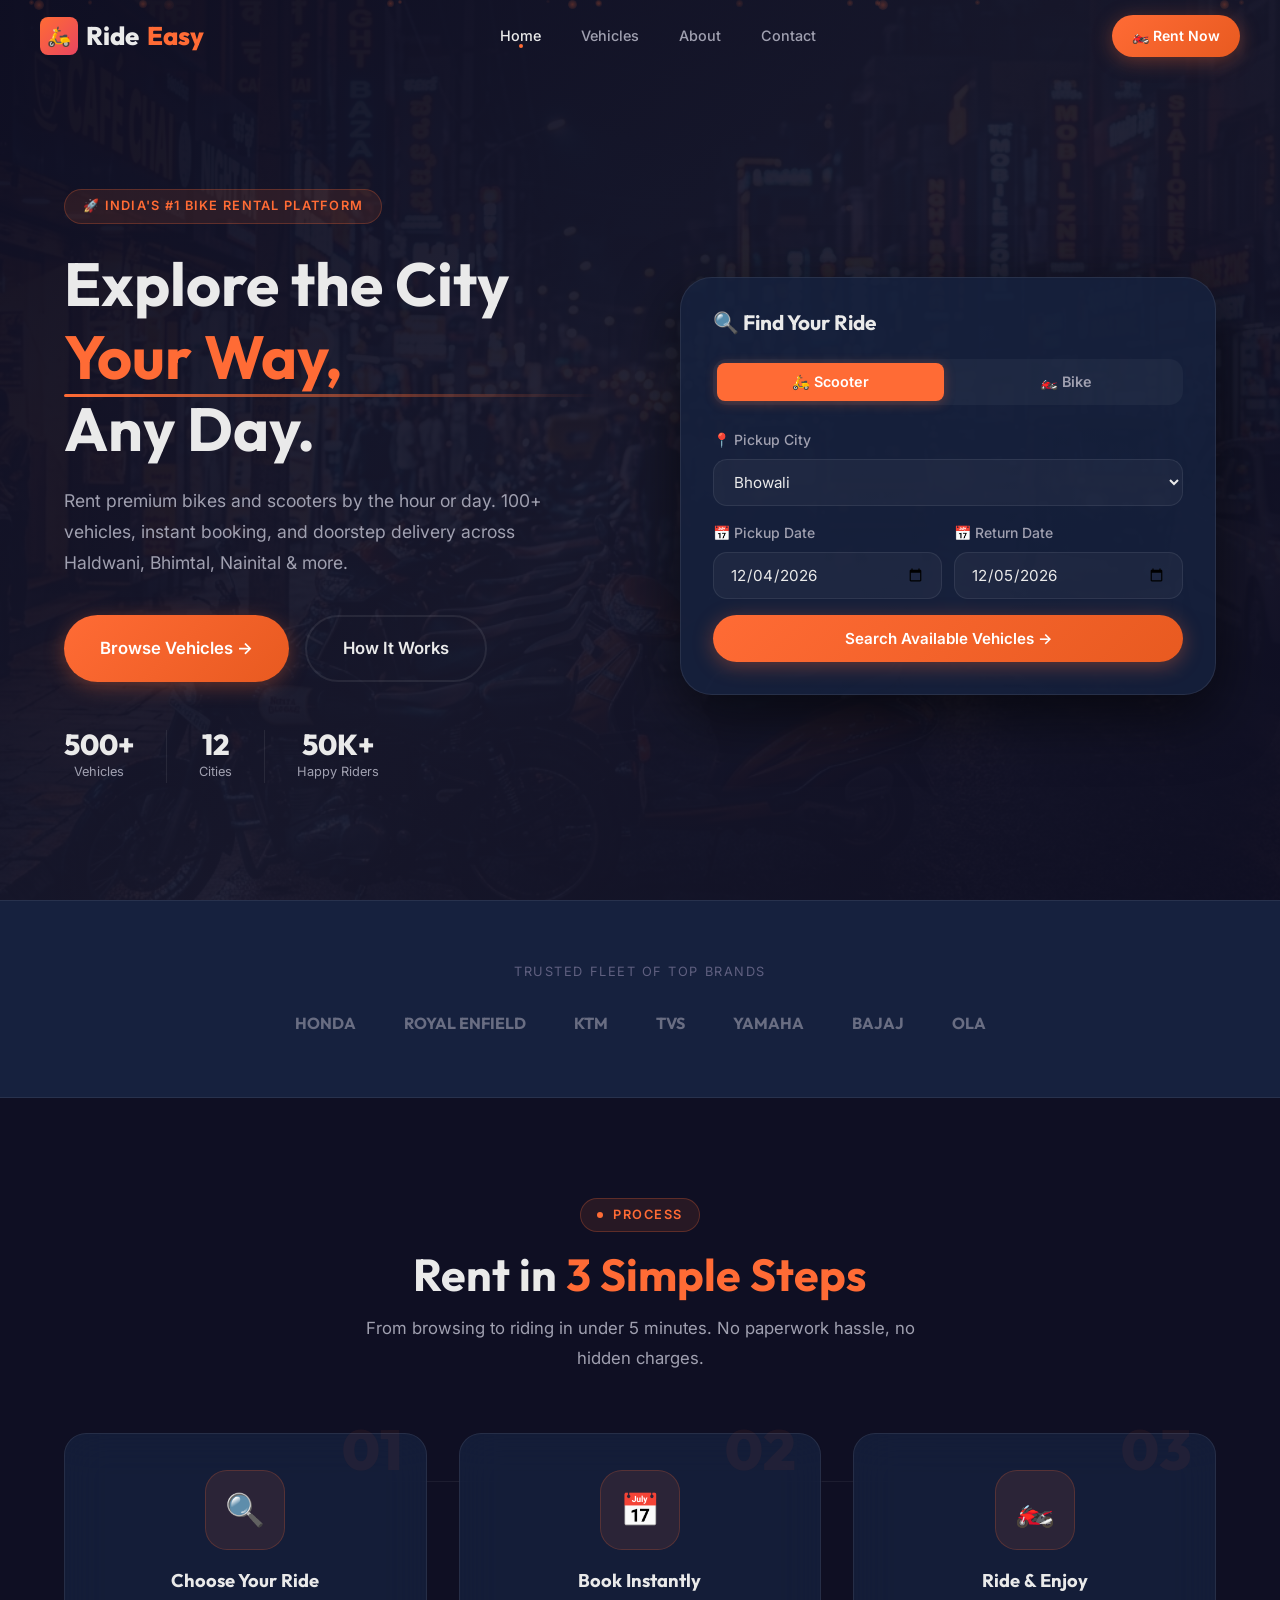
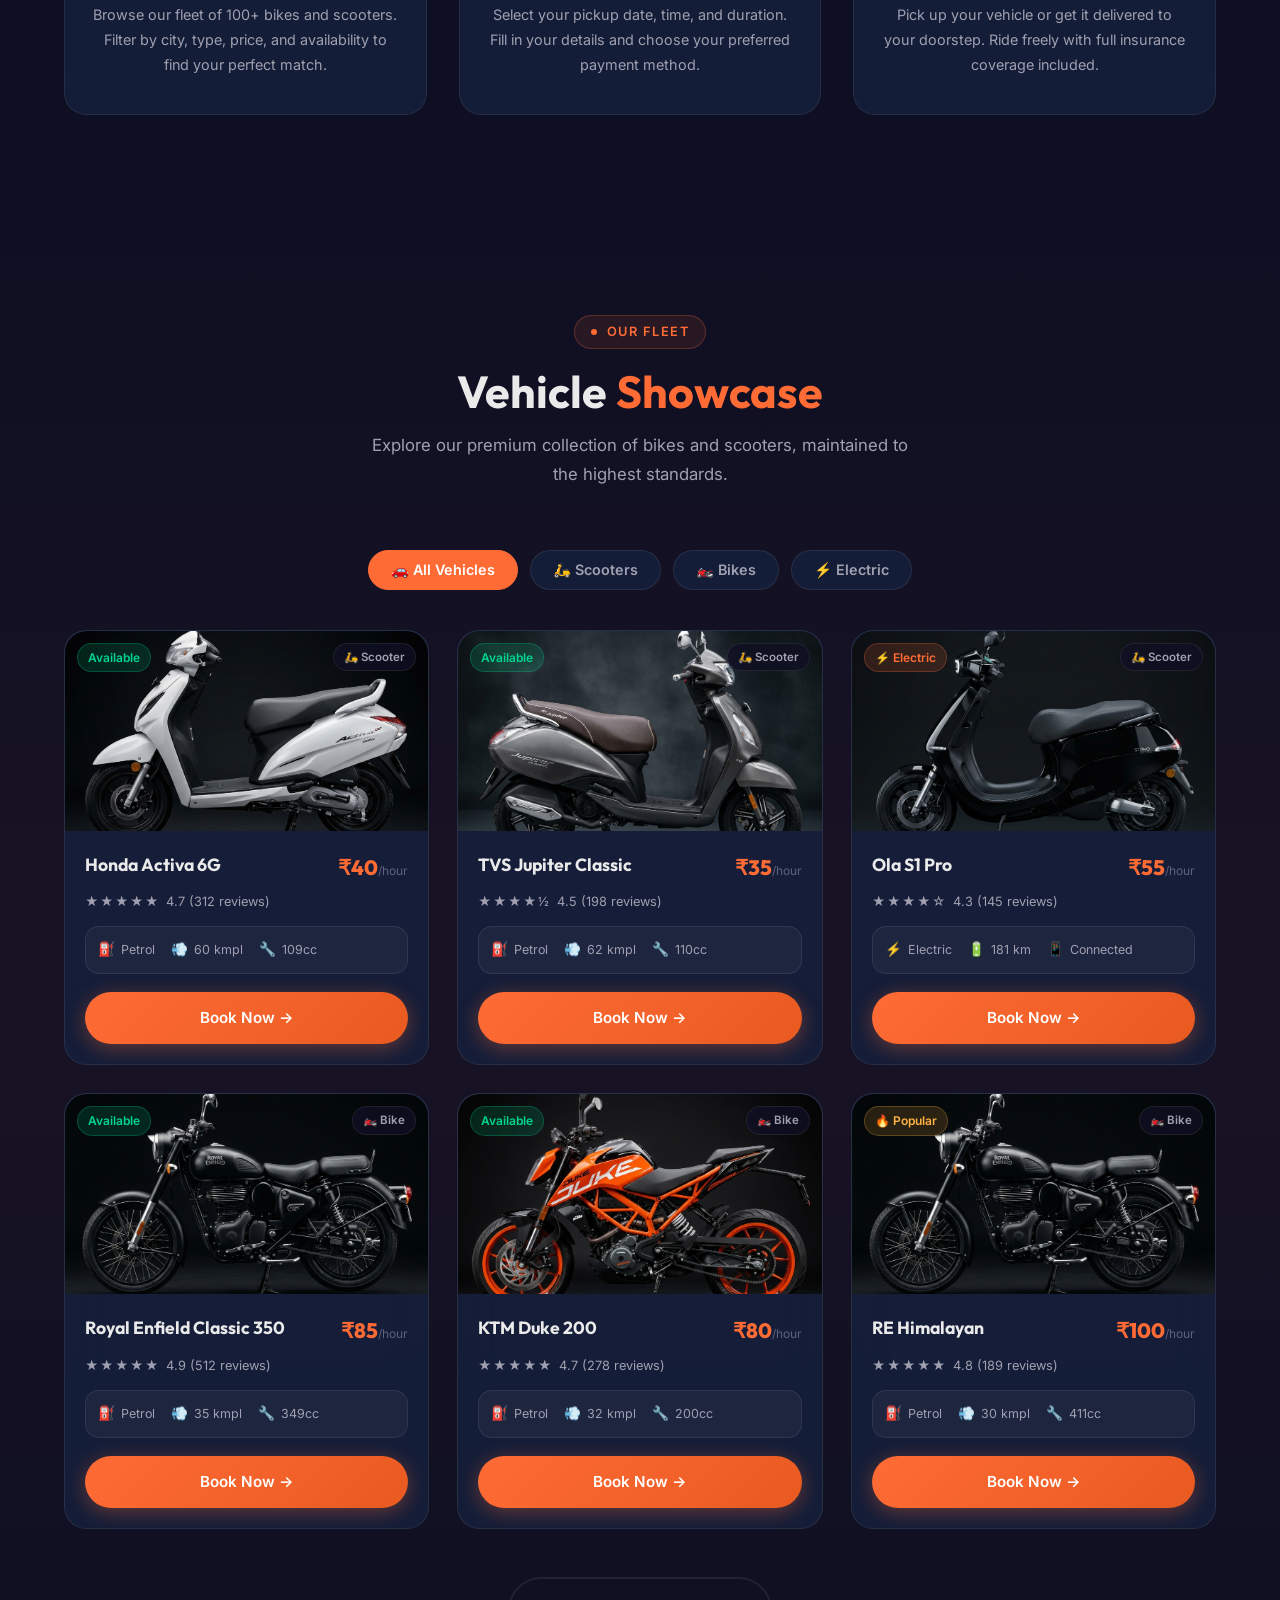
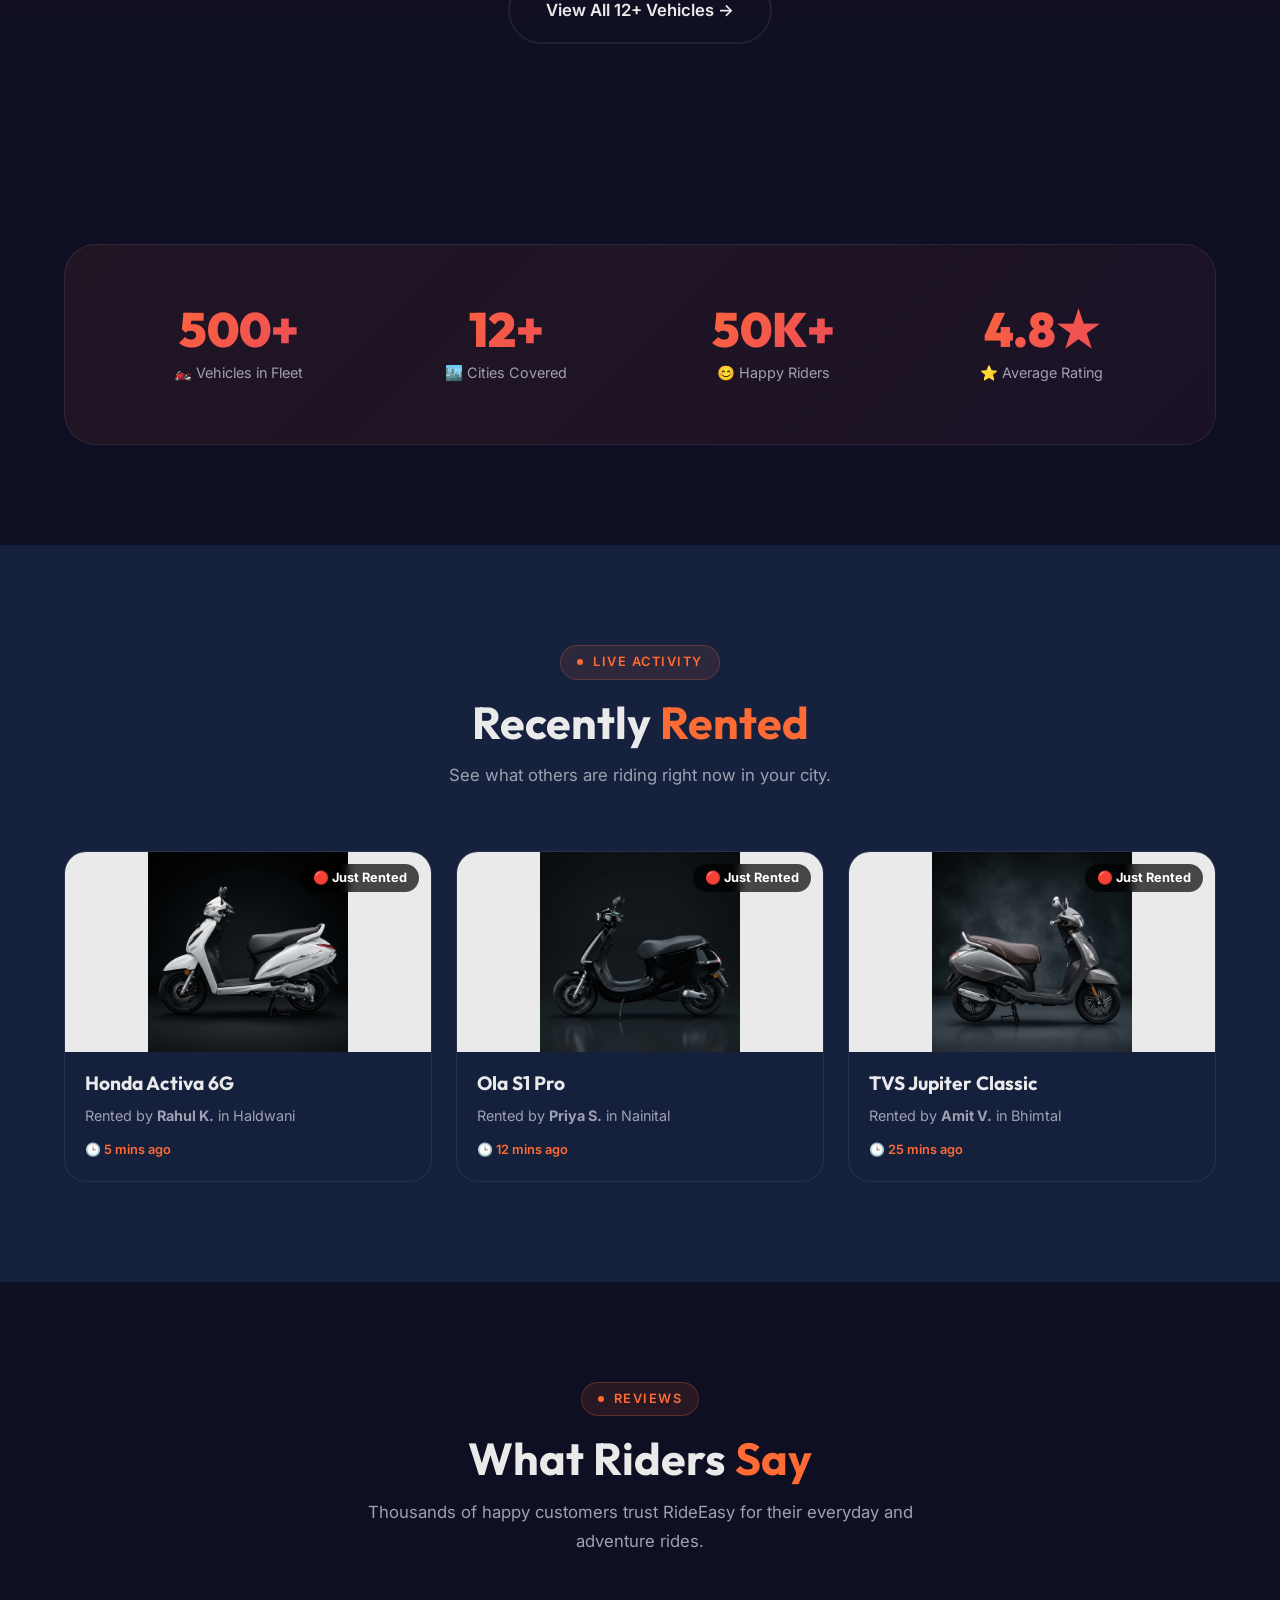
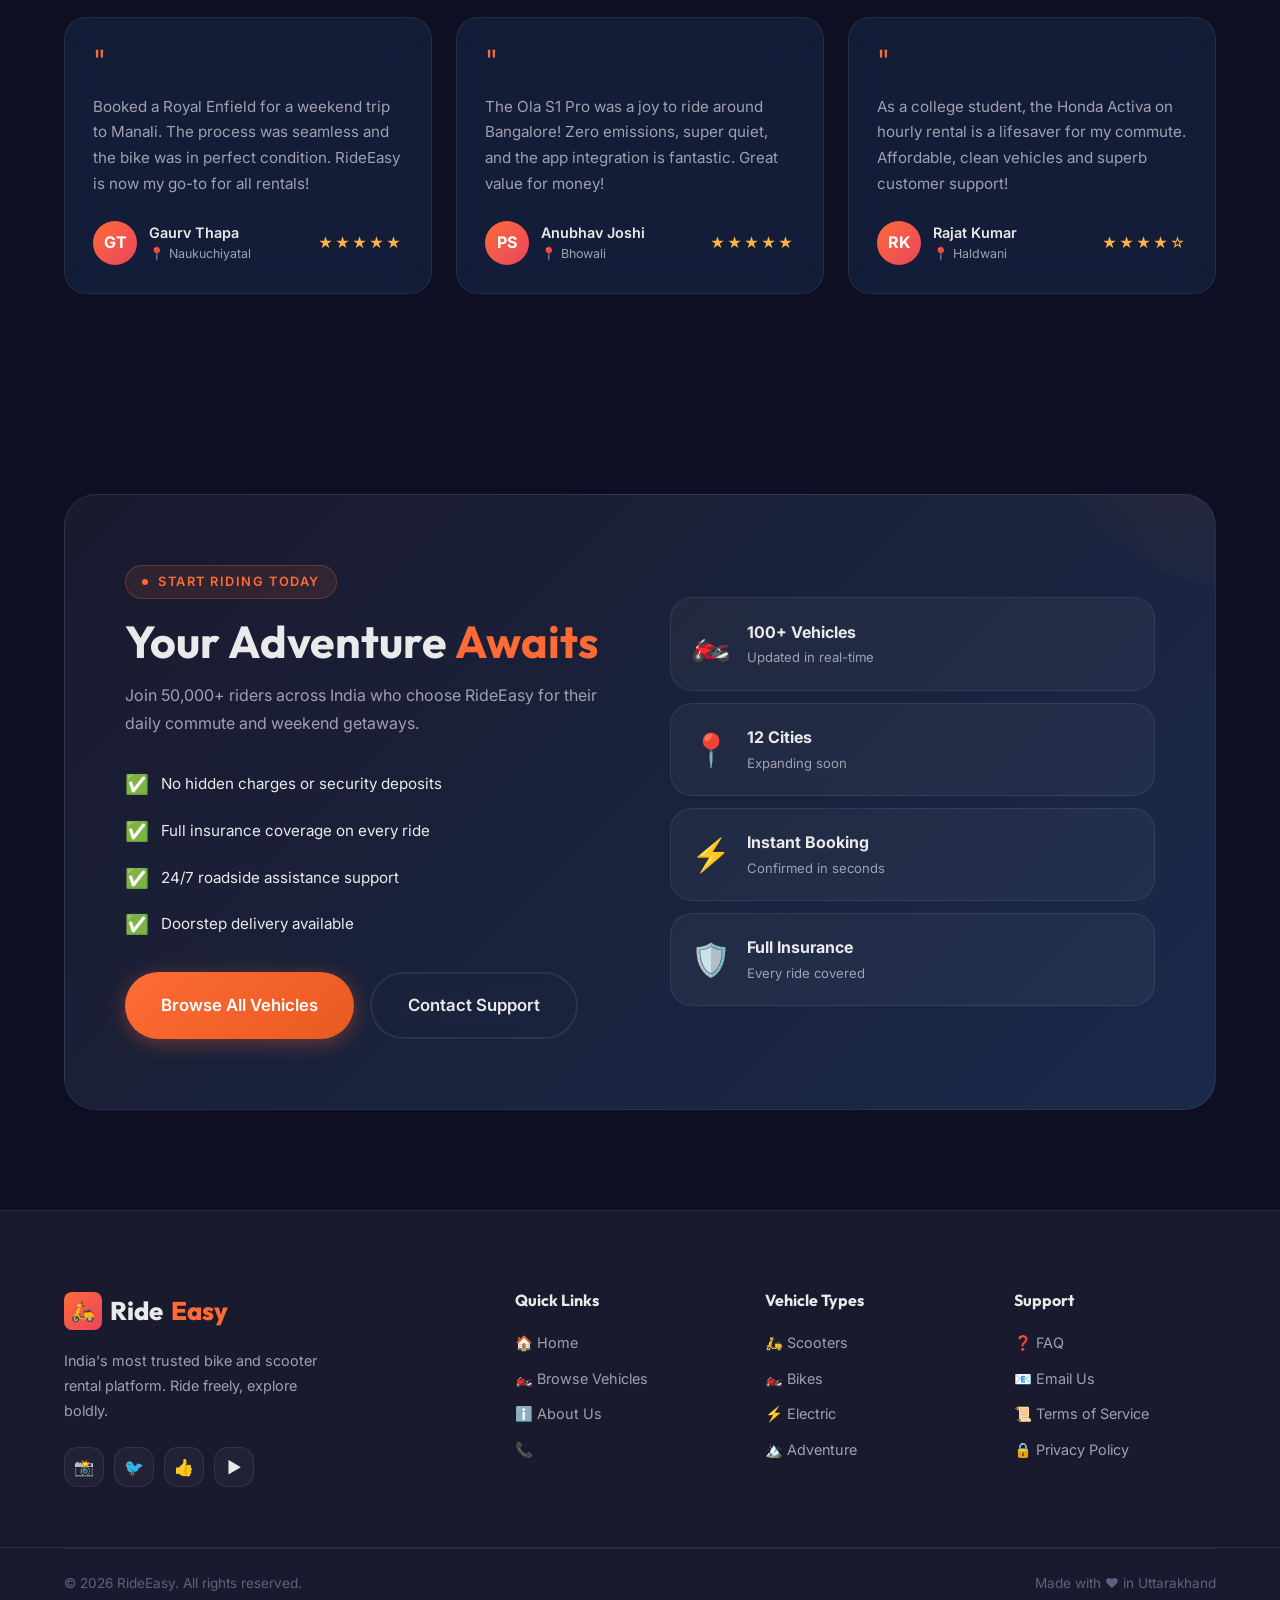
<file: index.html>
<!DOCTYPE html>
<html lang="en">

<head>
  <meta charset="UTF-8" />
  <meta name="viewport" content="width=device-width, initial-scale=1.0" />
  <title>RideEasy – Rent Bikes & Scooters Near You</title>
  <meta name="description"
    content="RideEasy lets you rent bikes and scooters across India. Browse 100+ vehicles, instant booking, affordable prices. Available in Delhi, Mumbai, Bangalore & more." />
  <link rel="stylesheet" href="css/style.css" />
  <link rel="stylesheet" href="css/home.css" />
</head>

<body>

  <!-- ═══ NAVBAR ═══ -->
  <nav id="navbar">
    <div class="nav-inner">
      <a href="index.html" class="nav-logo">
        <div class="logo-icon">🛵</div>
        Ride<span>Easy</span>
      </a>
      <ul class="nav-links">
        <li><a href="index.html" class="active">Home</a></li>
        <li><a href="vehicles.html">Vehicles</a></li>
        <li><a href="about.html">About</a></li>
        <li><a href="contact.html">Contact</a></li>
      </ul>
      <div class="nav-cta">
        <a href="vehicles.html" class="btn btn-primary btn-sm">🏍️ Rent Now</a>
      </div>
      <div class="hamburger" id="hamburger">
        <span></span><span></span><span></span>
      </div>
    </div>
  </nav>
  <nav class="mobile-nav" id="mobile-nav">
    <a href="index.html">🏠 Home</a>
    <a href="vehicles.html">🏍️ Vehicles</a>
    <a href="about.html">ℹ️ About</a>
    <a href="contact.html">📞 Contact</a>
    <a href="vehicles.html" class="btn btn-primary" style="text-align:center;margin-top:8px;">Rent Now</a>
  </nav>

  <!-- ═══ HERO ═══ -->
  <section class="hero">
    <div class="hero-bg">
      <img src="assets/images/hero_bg.png" alt="City streets at night" />
    </div>
    <div class="particles" id="particles"></div>
    <div class="hero-content">
      <div class="hero-text">
        <span class="eyebrow">🚀 India's #1 Bike Rental Platform</span>
        <h1>
          <span class="line">Explore the City</span>
          <span class="line highlight">Your Way,</span>
          <span class="line">Any Day.</span>
        </h1>
        <p class="hero-desc">Rent premium bikes and scooters by the hour or day. 100+ vehicles, instant booking, and
          doorstep delivery across Haldwani, Bhimtal, Nainital & more.</p>
        <div class="hero-cta">
          <a href="vehicles.html" class="btn btn-primary btn-lg">Browse Vehicles →</a>
          <a href="about.html" class="btn btn-outline btn-lg">How It Works</a>
        </div>
        <div class="hero-stats">
          <div class="hero-stat-item">
            <div class="hero-stat-value" data-count="500">500+</div>
            <div class="hero-stat-label">Vehicles</div>
          </div>
          <div class="hero-stat-divider"></div>
          <div class="hero-stat-item">
            <div class="hero-stat-value" data-count="12">12</div>
            <div class="hero-stat-label">Cities</div>
          </div>
          <div class="hero-stat-divider"></div>
          <div class="hero-stat-item">
            <div class="hero-stat-value" data-count="50000">50K+</div>
            <div class="hero-stat-label">Happy Riders</div>
          </div>
        </div>
      </div>

      <!-- Quick Search Card -->
      <div class="hero-visual">
        <div class="search-card">
          <h3>🔍 Find Your Ride</h3>
          <div class="vehicle-tabs">
            <button class="vehicle-tab active" data-tab="scooter">🛵 Scooter</button>
            <button class="vehicle-tab" data-tab="bike">🏍️ Bike</button>
          </div>
          <div class="search-form">
            <div class="form-group">
              <label class="form-label">📍 Pickup City</label>
              <select class="form-control" id="hero-city">
                <option>Bhowali</option>
                <option>Bhimtal</option>
                <option>Nainital</option>
                <option>Haldwani</option>
              </select>
            </div>
            <div class="form-row">
              <div class="form-group">
                <label class="form-label">📅 Pickup Date</label>
                <input type="date" class="form-control" id="hero-pickup" />
              </div>
              <div class="form-group">
                <label class="form-label">📅 Return Date</label>
                <input type="date" class="form-control" id="hero-return" />
              </div>
            </div>
            <button class="btn btn-primary" style="width:100%;justify-content:center;" onclick="searchVehicles()">
              Search Available Vehicles →
            </button>
          </div>
        </div>
      </div>
    </div>
  </section>

  <!-- ═══ BRAND LOGOS ═══ -->
  <section class="section-sm"
    style="border-top:1px solid var(--border); border-bottom:1px solid var(--border); background:var(--bg-2);">
    <div class="container">
      <p
        style="text-align:center; font-size:0.8rem; text-transform:uppercase; letter-spacing:0.12em; color:var(--text-faint); margin-bottom:28px;">
        Trusted fleet of top brands</p>
      <div style="display:flex; align-items:center; justify-content:center; gap:48px; flex-wrap:wrap;">
        <span
          style="font-size:1rem; font-weight:700; color:var(--text-muted); opacity:0.6; font-family:var(--font-head);">HONDA</span>
        <span
          style="font-size:1rem; font-weight:700; color:var(--text-muted); opacity:0.6; font-family:var(--font-head);">ROYAL
          ENFIELD</span>
        <span
          style="font-size:1rem; font-weight:700; color:var(--text-muted); opacity:0.6; font-family:var(--font-head);">KTM</span>
        <span
          style="font-size:1rem; font-weight:700; color:var(--text-muted); opacity:0.6; font-family:var(--font-head);">TVS</span>
        <span
          style="font-size:1rem; font-weight:700; color:var(--text-muted); opacity:0.6; font-family:var(--font-head);">YAMAHA</span>
        <span
          style="font-size:1rem; font-weight:700; color:var(--text-muted); opacity:0.6; font-family:var(--font-head);">BAJAJ</span>
        <span
          style="font-size:1rem; font-weight:700; color:var(--text-muted); opacity:0.6; font-family:var(--font-head);">OLA</span>
      </div>
    </div>
  </section>

  <!-- ═══ HOW IT WORKS ═══ -->
  <section class="section" id="how-it-works">
    <div class="container">
      <div class="section-header">
        <span class="section-label">Process</span>
        <h2 class="section-title">Rent in <span>3 Simple Steps</span></h2>
        <p class="section-subtitle">From browsing to riding in under 5 minutes. No paperwork hassle, no hidden charges.
        </p>
      </div>
      <div class="steps-grid">
        <div class="step-card glass-card fade-up">
          <div class="step-number">01</div>
          <div class="step-icon">🔍</div>
          <h4>Choose Your Ride</h4>
          <p>Browse our fleet of 100+ bikes and scooters. Filter by city, type, price, and availability to find your
            perfect match.</p>
        </div>
        <div class="step-card glass-card fade-up">
          <div class="step-number">02</div>
          <div class="step-icon">📅</div>
          <h4>Book Instantly</h4>
          <p>Select your pickup date, time, and duration. Fill in your details and choose your preferred payment method.
          </p>
        </div>
        <div class="step-card glass-card fade-up">
          <div class="step-number">03</div>
          <div class="step-icon">🏍️</div>
          <h4>Ride & Enjoy</h4>
          <p>Pick up your vehicle or get it delivered to your doorstep. Ride freely with full insurance coverage
            included.</p>
        </div>
      </div>
    </div>
  </section>

  <!-- ═══ VEHICLE GALLERY / SHOWCASE ═══ -->
  <section class="section"
    style="background: linear-gradient(180deg, transparent, rgba(255,107,53,0.04), transparent);">
    <div class="container">
      <div class="section-header">
        <span class="section-label">Our Fleet</span>
        <h2 class="section-title">Vehicle <span>Showcase</span></h2>
        <p class="section-subtitle">Explore our premium collection of bikes and scooters, maintained to the highest
          standards.</p>
      </div>

      <!-- Category Tabs -->
      <div style="display:flex; justify-content:center; gap:12px; margin-bottom:40px; flex-wrap:wrap;">
        <button class="showcase-tab active" data-show="all" onclick="filterShowcase(this,'all')">🚗 All
          Vehicles</button>
        <button class="showcase-tab" data-show="scooter" onclick="filterShowcase(this,'scooter')">🛵 Scooters</button>
        <button class="showcase-tab" data-show="bike" onclick="filterShowcase(this,'bike')">🏍️ Bikes</button>
        <button class="showcase-tab" data-show="electric" onclick="filterShowcase(this,'electric')">⚡ Electric</button>
      </div>

      <div class="vehicles-grid" id="showcase-grid">
        <!-- Scooter Cards -->
        <div class="vehicle-card glass-card fade-up" data-category="scooter">
          <div class="vehicle-card-img">
            <img src="assets/images/activa.png" alt="Honda Activa 6G" />
            <span class="vehicle-card-badge badge badge-success">Available</span>
            <span class="vehicle-card-type">🛵 Scooter</span>
          </div>
          <div class="vehicle-card-body">
            <div class="vehicle-card-header">
              <span class="vehicle-card-name">Honda Activa 6G</span>
              <div class="vehicle-card-price"><span class="amount">₹40</span><span class="per">/hour</span></div>
            </div>
            <div class="vehicle-card-rating">
              <span class="stars">★★★★★</span><span>4.7 (312 reviews)</span>
            </div>
            <div class="vehicle-specs">
              <div class="spec-item"><span class="spec-icon">⛽</span>Petrol</div>
              <div class="spec-item"><span class="spec-icon">💨</span>60 kmpl</div>
              <div class="spec-item"><span class="spec-icon">🔧</span>109cc</div>
            </div>
            <a href="vehicle-detail.html?id=1" class="btn btn-primary" style="width:100%;justify-content:center;">Book
              Now →</a>
          </div>
        </div>

        <div class="vehicle-card glass-card fade-up" data-category="scooter">
          <div class="vehicle-card-img">
            <img src="assets/images/jupiter.png" alt="TVS Jupiter Classic" />
            <span class="vehicle-card-badge badge badge-success">Available</span>
            <span class="vehicle-card-type">🛵 Scooter</span>
          </div>
          <div class="vehicle-card-body">
            <div class="vehicle-card-header">
              <span class="vehicle-card-name">TVS Jupiter Classic</span>
              <div class="vehicle-card-price"><span class="amount">₹35</span><span class="per">/hour</span></div>
            </div>
            <div class="vehicle-card-rating">
              <span class="stars">★★★★½</span><span>4.5 (198 reviews)</span>
            </div>
            <div class="vehicle-specs">
              <div class="spec-item"><span class="spec-icon">⛽</span>Petrol</div>
              <div class="spec-item"><span class="spec-icon">💨</span>62 kmpl</div>
              <div class="spec-item"><span class="spec-icon">🔧</span>110cc</div>
            </div>
            <a href="vehicle-detail.html?id=2" class="btn btn-primary" style="width:100%;justify-content:center;">Book
              Now →</a>
          </div>
        </div>

        <div class="vehicle-card glass-card fade-up" data-category="electric scooter">
          <div class="vehicle-card-img">
            <img src="assets/images/ola.png" alt="Ola S1 Pro" />
            <span class="vehicle-card-badge badge badge-primary">⚡ Electric</span>
            <span class="vehicle-card-type">🛵 Scooter</span>
          </div>
          <div class="vehicle-card-body">
            <div class="vehicle-card-header">
              <span class="vehicle-card-name">Ola S1 Pro</span>
              <div class="vehicle-card-price"><span class="amount">₹55</span><span class="per">/hour</span></div>
            </div>
            <div class="vehicle-card-rating">
              <span class="stars">★★★★☆</span><span>4.3 (145 reviews)</span>
            </div>
            <div class="vehicle-specs">
              <div class="spec-item"><span class="spec-icon">⚡</span>Electric</div>
              <div class="spec-item"><span class="spec-icon">🔋</span>181 km</div>
              <div class="spec-item"><span class="spec-icon">📱</span>Connected</div>
            </div>
            <a href="vehicle-detail.html?id=3" class="btn btn-primary" style="width:100%;justify-content:center;">Book
              Now →</a>
          </div>
        </div>

        <div class="vehicle-card glass-card fade-up" data-category="bike">
          <div class="vehicle-card-img">
            <img src="assets/images/royal_enfield.png" alt="Royal Enfield Classic 350" />
            <span class="vehicle-card-badge badge badge-success">Available</span>
            <span class="vehicle-card-type">🏍️ Bike</span>
          </div>
          <div class="vehicle-card-body">
            <div class="vehicle-card-header">
              <span class="vehicle-card-name">Royal Enfield Classic 350</span>
              <div class="vehicle-card-price"><span class="amount">₹85</span><span class="per">/hour</span></div>
            </div>
            <div class="vehicle-card-rating">
              <span class="stars">★★★★★</span><span>4.9 (512 reviews)</span>
            </div>
            <div class="vehicle-specs">
              <div class="spec-item"><span class="spec-icon">⛽</span>Petrol</div>
              <div class="spec-item"><span class="spec-icon">💨</span>35 kmpl</div>
              <div class="spec-item"><span class="spec-icon">🔧</span>349cc</div>
            </div>
            <a href="vehicle-detail.html?id=7" class="btn btn-primary" style="width:100%;justify-content:center;">Book
              Now →</a>
          </div>
        </div>

        <div class="vehicle-card glass-card fade-up" data-category="bike">
          <div class="vehicle-card-img">
            <img src="assets/images/ktm.png" alt="KTM Duke 200" />
            <span class="vehicle-card-badge badge badge-success">Available</span>
            <span class="vehicle-card-type">🏍️ Bike</span>
          </div>
          <div class="vehicle-card-body">
            <div class="vehicle-card-header">
              <span class="vehicle-card-name">KTM Duke 200</span>
              <div class="vehicle-card-price"><span class="amount">₹80</span><span class="per">/hour</span></div>
            </div>
            <div class="vehicle-card-rating">
              <span class="stars">★★★★★</span><span>4.7 (278 reviews)</span>
            </div>
            <div class="vehicle-specs">
              <div class="spec-item"><span class="spec-icon">⛽</span>Petrol</div>
              <div class="spec-item"><span class="spec-icon">💨</span>32 kmpl</div>
              <div class="spec-item"><span class="spec-icon">🔧</span>200cc</div>
            </div>
            <a href="vehicle-detail.html?id=8" class="btn btn-primary" style="width:100%;justify-content:center;">Book
              Now →</a>
          </div>
        </div>

        <div class="vehicle-card glass-card fade-up" data-category="bike">
          <div class="vehicle-card-img">
            <img src="assets/images/royal_enfield.png" alt="RE Himalayan" />
            <span class="vehicle-card-badge badge badge-warning">🔥 Popular</span>
            <span class="vehicle-card-type">🏍️ Bike</span>
          </div>
          <div class="vehicle-card-body">
            <div class="vehicle-card-header">
              <span class="vehicle-card-name">RE Himalayan</span>
              <div class="vehicle-card-price"><span class="amount">₹100</span><span class="per">/hour</span></div>
            </div>
            <div class="vehicle-card-rating">
              <span class="stars">★★★★★</span><span>4.8 (189 reviews)</span>
            </div>
            <div class="vehicle-specs">
              <div class="spec-item"><span class="spec-icon">⛽</span>Petrol</div>
              <div class="spec-item"><span class="spec-icon">💨</span>30 kmpl</div>
              <div class="spec-item"><span class="spec-icon">🔧</span>411cc</div>
            </div>
            <a href="vehicle-detail.html?id=12" class="btn btn-primary" style="width:100%;justify-content:center;">Book
              Now →</a>
          </div>
        </div>
      </div>

      <div style="text-align:center; margin-top:48px;">
        <a href="vehicles.html" class="btn btn-outline btn-lg">View All 12+ Vehicles →</a>
      </div>
    </div>
  </section>

  <!-- ═══ STATS ═══ -->
  <section class="section">
    <div class="container">
      <div class="stats-section">
        <div class="stats-grid">
          <div class="stat-item fade-up">
            <div class="stat-value" id="stat-vehicles">500+</div>
            <div class="stat-label">🏍️ Vehicles in Fleet</div>
          </div>
          <div class="stat-item fade-up">
            <div class="stat-value" id="stat-cities">12+</div>
            <div class="stat-label">🏙️ Cities Covered</div>
          </div>
          <div class="stat-item fade-up">
            <div class="stat-value" id="stat-riders">50K+</div>
            <div class="stat-label">😊 Happy Riders</div>
          </div>
          <div class="stat-item fade-up">
            <div class="stat-value" id="stat-rating">4.8★</div>
            <div class="stat-label">⭐ Average Rating</div>
          </div>
        </div>
      </div>
    </div>
  </section>

  <!-- ═══ RECENTLY RENTED ═══ -->
  <section class="section" style="background:var(--bg-2);">
    <div class="container">
      <div class="section-header">
        <span class="section-label">Live Activity</span>
        <h2 class="section-title">Recently <span>Rented</span></h2>
        <p class="section-subtitle">See what others are riding right now in your city.</p>
      </div>
      <div class="rented-grid"
        style="display:grid; grid-template-columns:repeat(auto-fit, minmax(280px, 1fr)); gap:24px;">

        <!-- Rented Item 1 -->
        <div class="rented-card glass-card fade-up"
          style="position:relative; overflow:hidden; padding:0; border-radius:var(--radius-lg);">
          <img src="assets/images/activa.png" alt="Rented Scooter"
            style="width:100%; height:200px; object-fit:contain; background:#eaeaea;" />
          <div
            style="position:absolute; top:12px; right:12px; background:rgba(0,0,0,0.7); color:#fff; padding:4px 12px; border-radius:20px; font-size:0.8rem; font-weight:bold; backdrop-filter:blur(4px);">
            🔴 Just Rented
          </div>
          <div style="padding:20px;">
            <h4 style="margin-bottom:8px;">Honda Activa 6G</h4>
            <p style="font-size:0.9rem; color:var(--text-muted); margin-bottom:12px;">Rented by <strong>Rahul
                K.</strong> in Haldwani</p>
            <div style="font-size:0.8rem; color:var(--primary); font-weight:600;">🕒 5 mins ago</div>
          </div>
        </div>

        <!-- Rented Item 2 -->
        <div class="rented-card glass-card fade-up"
          style="position:relative; overflow:hidden; padding:0; border-radius:var(--radius-lg);">
          <img src="assets/images/ola.png" alt="Rented Electric Scooter"
            style="width:100%; height:200px; object-fit:contain; background:#eaeaea;" />
          <div
            style="position:absolute; top:12px; right:12px; background:rgba(0,0,0,0.7); color:#fff; padding:4px 12px; border-radius:20px; font-size:0.8rem; font-weight:bold; backdrop-filter:blur(4px);">
            🔴 Just Rented
          </div>
          <div style="padding:20px;">
            <h4 style="margin-bottom:8px;">Ola S1 Pro</h4>
            <p style="font-size:0.9rem; color:var(--text-muted); margin-bottom:12px;">Rented by <strong>Priya
                S.</strong> in Nainital</p>
            <div style="font-size:0.8rem; color:var(--primary); font-weight:600;">🕒 12 mins ago</div>
          </div>
        </div>

        <!-- Rented Item 3 -->
        <div class="rented-card glass-card fade-up"
          style="position:relative; overflow:hidden; padding:0; border-radius:var(--radius-lg);">
          <img src="assets/images/jupiter.png" alt="Rented Scooter"
            style="width:100%; height:200px; object-fit:contain; background:#eaeaea;" />
          <div
            style="position:absolute; top:12px; right:12px; background:rgba(0,0,0,0.7); color:#fff; padding:4px 12px; border-radius:20px; font-size:0.8rem; font-weight:bold; backdrop-filter:blur(4px);">
            🔴 Just Rented
          </div>
          <div style="padding:20px;">
            <h4 style="margin-bottom:8px;">TVS Jupiter Classic</h4>
            <p style="font-size:0.9rem; color:var(--text-muted); margin-bottom:12px;">Rented by <strong>Amit V.</strong>
              in Bhimtal</p>
            <div style="font-size:0.8rem; color:var(--primary); font-weight:600;">🕒 25 mins ago</div>
          </div>
        </div>

      </div>
    </div>
  </section>

  <!-- ═══ TESTIMONIALS ═══ -->
  <section class="section">
    <div class="container">
      <div class="section-header">
        <span class="section-label">Reviews</span>
        <h2 class="section-title">What Riders <span>Say</span></h2>
        <p class="section-subtitle">Thousands of happy customers trust RideEasy for their everyday and adventure rides.
        </p>
      </div>
      <div class="testimonials-track">
        <div class="testimonial-card glass-card fade-up">
          <div class="testimonial-quote">"</div>
          <p class="testimonial-text">Booked a Royal Enfield for a weekend trip to Manali. The process was seamless and
            the bike was in perfect condition. RideEasy is now my go-to for all rentals!</p>
          <div class="testimonial-author">
            <div class="author-avatar">GT</div>
            <div>
              <div class="author-name">Gaurv Thapa</div>
              <div class="author-city">📍 Naukuchiyatal </div>
            </div>
            <div class="stars" style="margin-left:auto;">★★★★★</div>
          </div>
        </div>
        <div class="testimonial-card glass-card fade-up">
          <div class="testimonial-quote">"</div>
          <p class="testimonial-text">The Ola S1 Pro was a joy to ride around Bangalore! Zero emissions, super quiet,
            and the app integration is fantastic. Great value for money!</p>
          <div class="testimonial-author">
            <div class="author-avatar">PS</div>
            <div>
              <div class="author-name">Anubhav Joshi</div>
              <div class="author-city">📍 Bhowali</div>
            </div>
            <div class="stars" style="margin-left:auto;">★★★★★</div>
          </div>
        </div>
        <div class="testimonial-card glass-card fade-up">
          <div class="testimonial-quote">"</div>
          <p class="testimonial-text">As a college student, the Honda Activa on hourly rental is a lifesaver for my
            commute. Affordable, clean vehicles and superb customer support!</p>
          <div class="testimonial-author">
            <div class="author-avatar">RK</div>
            <div>
              <div class="author-name">Rajat Kumar</div>
              <div class="author-city">📍 Haldwani</div>
            </div>
            <div class="stars" style="margin-left:auto;">★★★★☆</div>
          </div>
        </div>
      </div>
    </div>
  </section>

  <!-- ═══ CTA SECTION ═══ -->
  <section class="section">
    <div class="container">
      <div class="cta-section fade-up">
        <div>
          <span class="section-label">Start Riding Today</span>
          <h2 class="section-title">Your Adventure <span>Awaits</span></h2>
          <p style="color:var(--text-muted); margin-bottom:12px;">Join 50,000+ riders across India who choose RideEasy
            for their daily commute and weekend getaways.</p>
          <div class="cta-features">
            <div class="cta-feature"><span class="cta-feature-icon">✅</span> No hidden charges or security deposits
            </div>
            <div class="cta-feature"><span class="cta-feature-icon">✅</span> Full insurance coverage on every ride</div>
            <div class="cta-feature"><span class="cta-feature-icon">✅</span> 24/7 roadside assistance support</div>
            <div class="cta-feature"><span class="cta-feature-icon">✅</span> Doorstep delivery available</div>
          </div>
          <div style="margin-top:32px; display:flex; gap:16px; flex-wrap:wrap;">
            <a href="vehicles.html" class="btn btn-primary btn-lg">Browse All Vehicles</a>
            <a href="contact.html" class="btn btn-outline btn-lg">Contact Support</a>
          </div>
        </div>
        <div class="cta-visual">
          <div class="app-card"><span class="app-icon">🏍️</span>
            <div>
              <div style="font-weight:700; margin-bottom:2px;">100+ Vehicles</div>
              <div style="font-size:0.82rem; color:var(--text-muted);">Updated in real-time</div>
            </div>
          </div>
          <div class="app-card"><span class="app-icon">📍</span>
            <div>
              <div style="font-weight:700; margin-bottom:2px;">12 Cities</div>
              <div style="font-size:0.82rem; color:var(--text-muted);">Expanding soon</div>
            </div>
          </div>
          <div class="app-card"><span class="app-icon">⚡</span>
            <div>
              <div style="font-weight:700; margin-bottom:2px;">Instant Booking</div>
              <div style="font-size:0.82rem; color:var(--text-muted);">Confirmed in seconds</div>
            </div>
          </div>
          <div class="app-card"><span class="app-icon">🛡️</span>
            <div>
              <div style="font-weight:700; margin-bottom:2px;">Full Insurance</div>
              <div style="font-size:0.82rem; color:var(--text-muted);">Every ride covered</div>
            </div>
          </div>
        </div>
      </div>
    </div>
  </section>

  <!-- ═══ FOOTER ═══ -->
  <footer id="footer">
    <div class="container">
      <div class="footer-grid">
        <div class="footer-brand">
          <a href="index.html" class="nav-logo">
            <div class="logo-icon">🛵</div>Ride<span>Easy</span>
          </a>
          <p>India's most trusted bike and scooter rental platform. Ride freely, explore boldly.</p>
          <div class="social-links">
            <a href="#" class="social-link" title="Instagram">📸</a>
            <a href="#" class="social-link" title="Twitter">🐦</a>
            <a href="#" class="social-link" title="Facebook">👍</a>
            <a href="#" class="social-link" title="YouTube">▶️</a>
          </div>
        </div>
        <div class="footer-col">
          <h4>Quick Links</h4>
          <ul>
            <li><a href="index.html">🏠 Home</a></li>
            <li><a href="vehicles.html">🏍️ Browse Vehicles</a></li>
            <li><a href="about.html">ℹ️ About Us</a></li>
            <li><a href="contact.html">📞 <Contact-9997136314></Contact-9997136314></a></li>
          </ul>
        </div>
        <div class="footer-col">
          <h4>Vehicle Types</h4>
          <ul>
            <li><a href="vehicles.html">🛵 Scooters</a></li>
            <li><a href="vehicles.html">🏍️ Bikes</a></li>
            <li><a href="vehicles.html">⚡ Electric</a></li>
            <li><a href="vehicles.html">🏔️ Adventure</a></li>
          </ul>
        </div>
        <div class="footer-col">
          <h4>Support</h4>
          <ul>
            <li><a href="contact.html">❓ FAQ</a></li>
            <li><a href="contact.html">📧 Email Us</a></li>
            <li><a href="#">📜 Terms of Service</a></li>
            <li><a href="#">🔒 Privacy Policy</a></li>
          </ul>
        </div>
      </div>
    </div>
    <div class="divider"></div>
    <div class="container">
      <div class="footer-bottom">
        <span>© 2026 RideEasy. All rights reserved.</span>
        <span>Made with ❤️ in Uttarakhand</span>
      </div>
    </div>
  </footer>

  <script src="js/main.js"></script>
  <script>
    // Hero date defaults
    const today = new Date().toISOString().split('T')[0];
    const tomorrow = new Date(Date.now() + 86400000).toISOString().split('T')[0];
    document.getElementById('hero-pickup').min = today;
    document.getElementById('hero-pickup').value = today;
    document.getElementById('hero-return').min = today;
    document.getElementById('hero-return').value = tomorrow;

    // Showcase filter
    function filterShowcase(btn, category) {
      document.querySelectorAll('.showcase-tab').forEach(b => b.classList.remove('active'));
      btn.classList.add('active');
      document.querySelectorAll('#showcase-grid .vehicle-card').forEach(card => {
        const cat = card.dataset.category || '';
        card.style.display = (category === 'all' || cat.includes(category)) ? '' : 'none';
      });
    }

    function searchVehicles() {
      const city = document.getElementById('hero-city').value;
      window.location.href = `vehicles.html?city=${encodeURIComponent(city)}`;
    }

    // Vehicle tabs
    document.querySelectorAll('.vehicle-tab').forEach(tab => {
      tab.addEventListener('click', () => {
        document.querySelectorAll('.vehicle-tab').forEach(t => t.classList.remove('active'));
        tab.classList.add('active');
      });
    });

    // Particles
    const container = document.getElementById('particles');
    if (container) {
      for (let i = 0; i < 18; i++) {
        const p = document.createElement('div');
        p.className = 'particle';
        const size = Math.random() * 8 + 3;
        p.style.cssText = `width:${size}px;height:${size}px;left:${Math.random() * 100}%;animation-duration:${Math.random() * 8 + 6}s;animation-delay:${Math.random() * 6}s;opacity:${Math.random() * 0.4 + 0.1}`;
        container.appendChild(p);
      }
    }
  </script>
  <style>
    .showcase-tab {
      padding: 10px 22px;
      border-radius: var(--radius-full);
      border: 1px solid var(--border);
      background: var(--surface);
      color: var(--text-muted);
      font-size: 0.9rem;
      font-weight: 600;
      cursor: pointer;
      transition: var(--transition-fast);
    }

    .showcase-tab.active,
    .showcase-tab:hover {
      background: var(--primary);
      color: #fff;
      border-color: var(--primary);
    }
  </style>
</body>

</html>
</file>
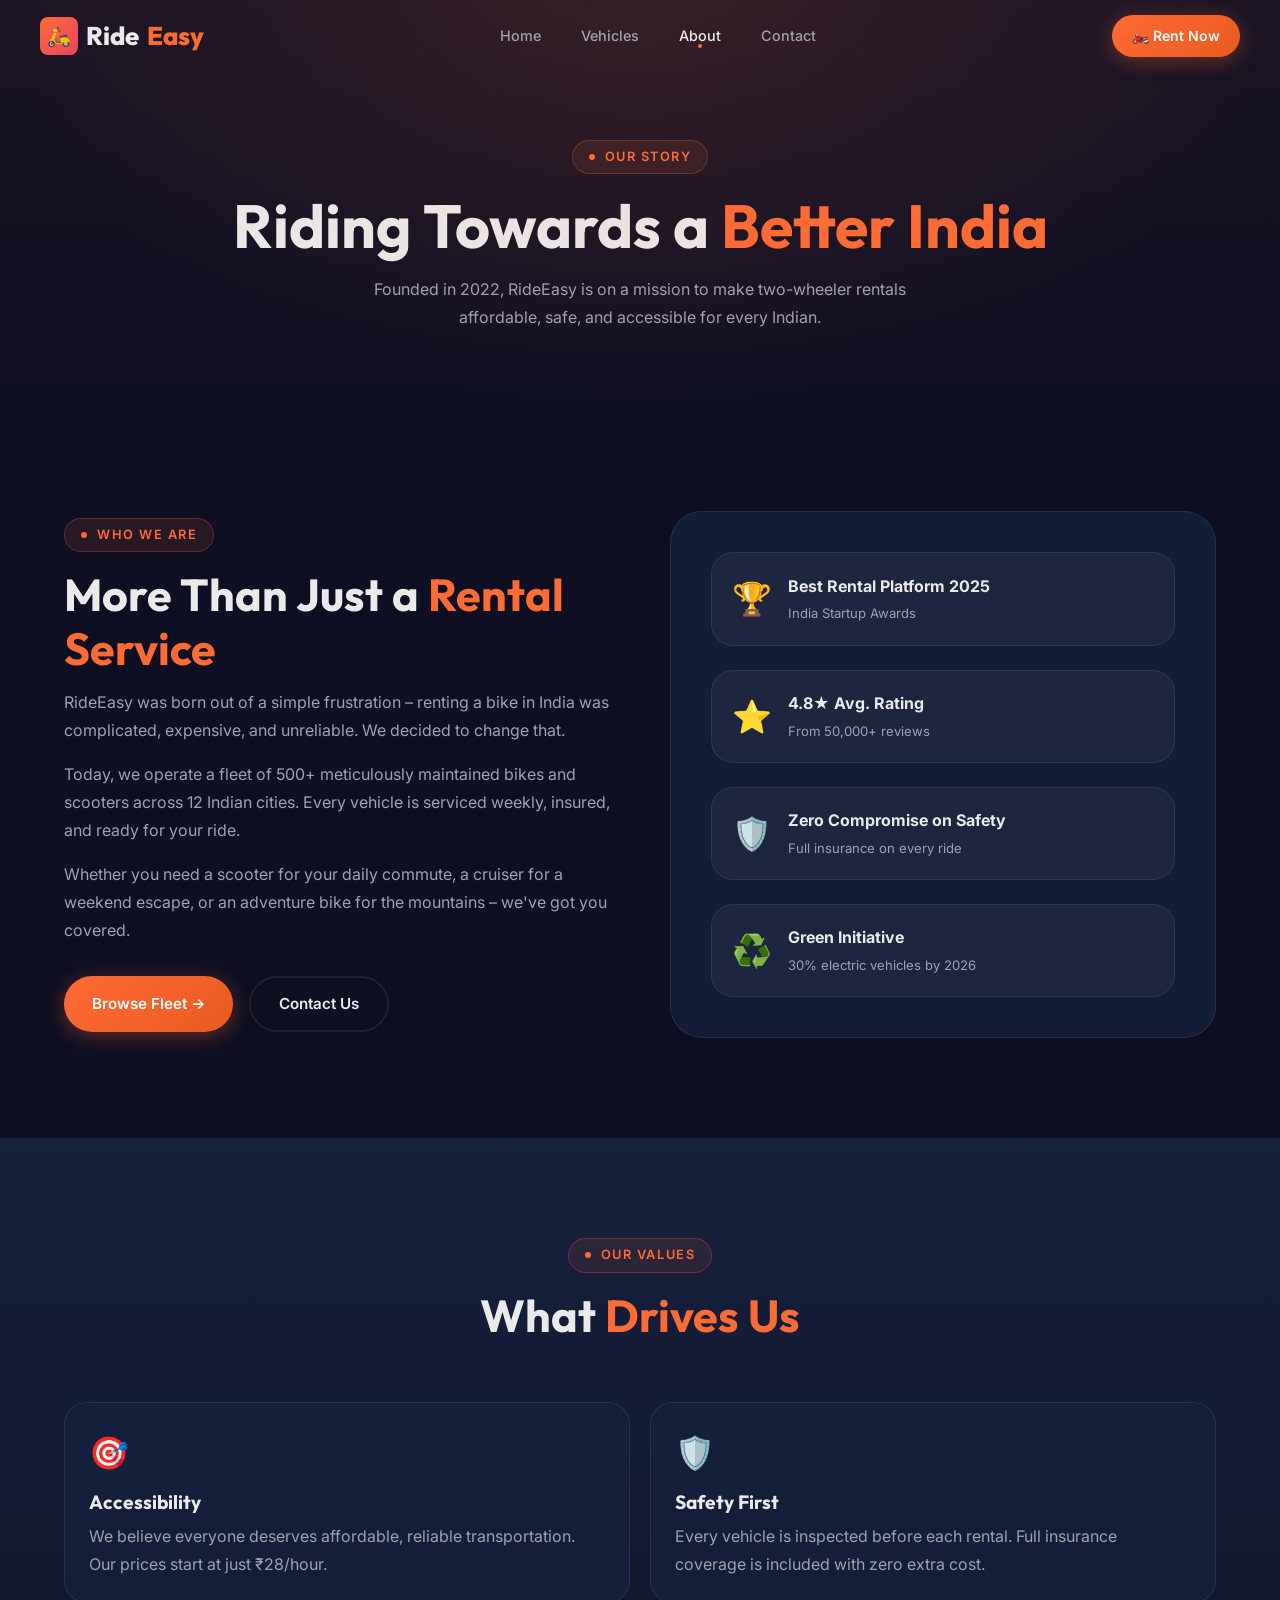
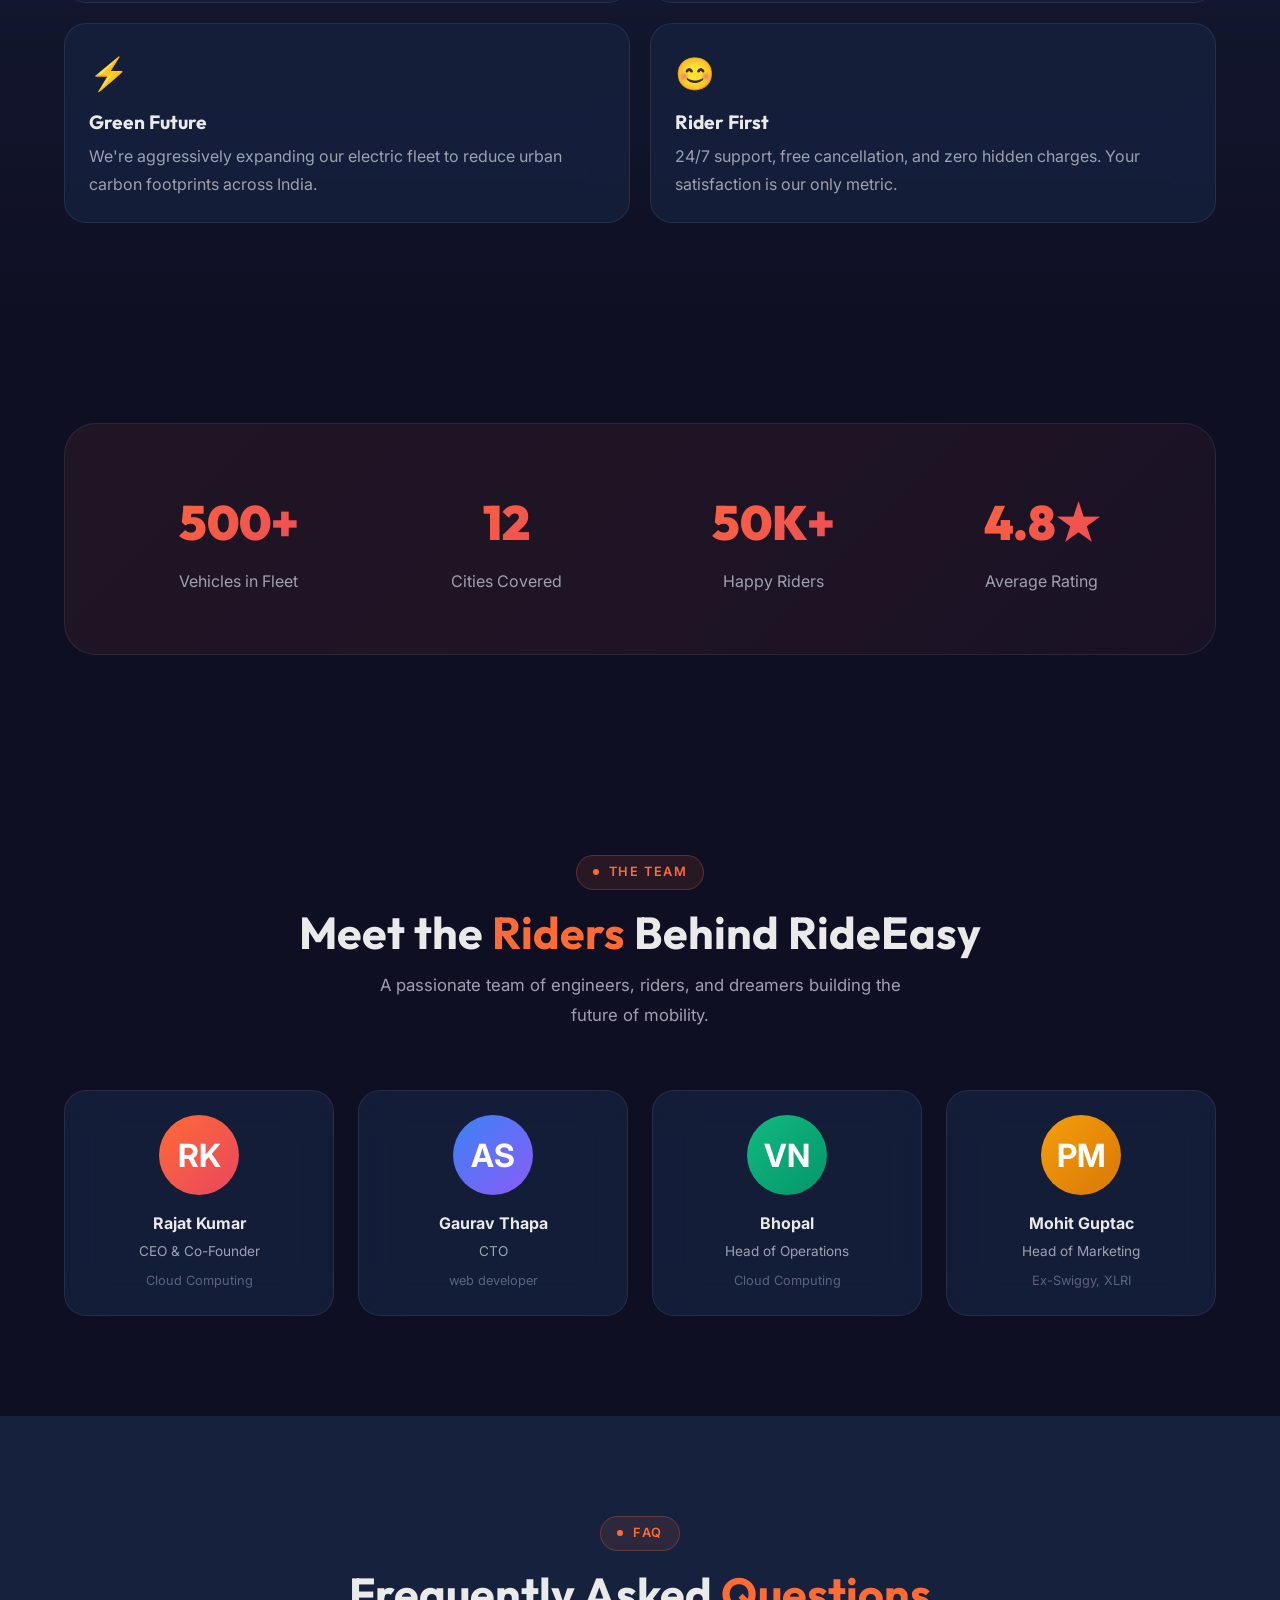
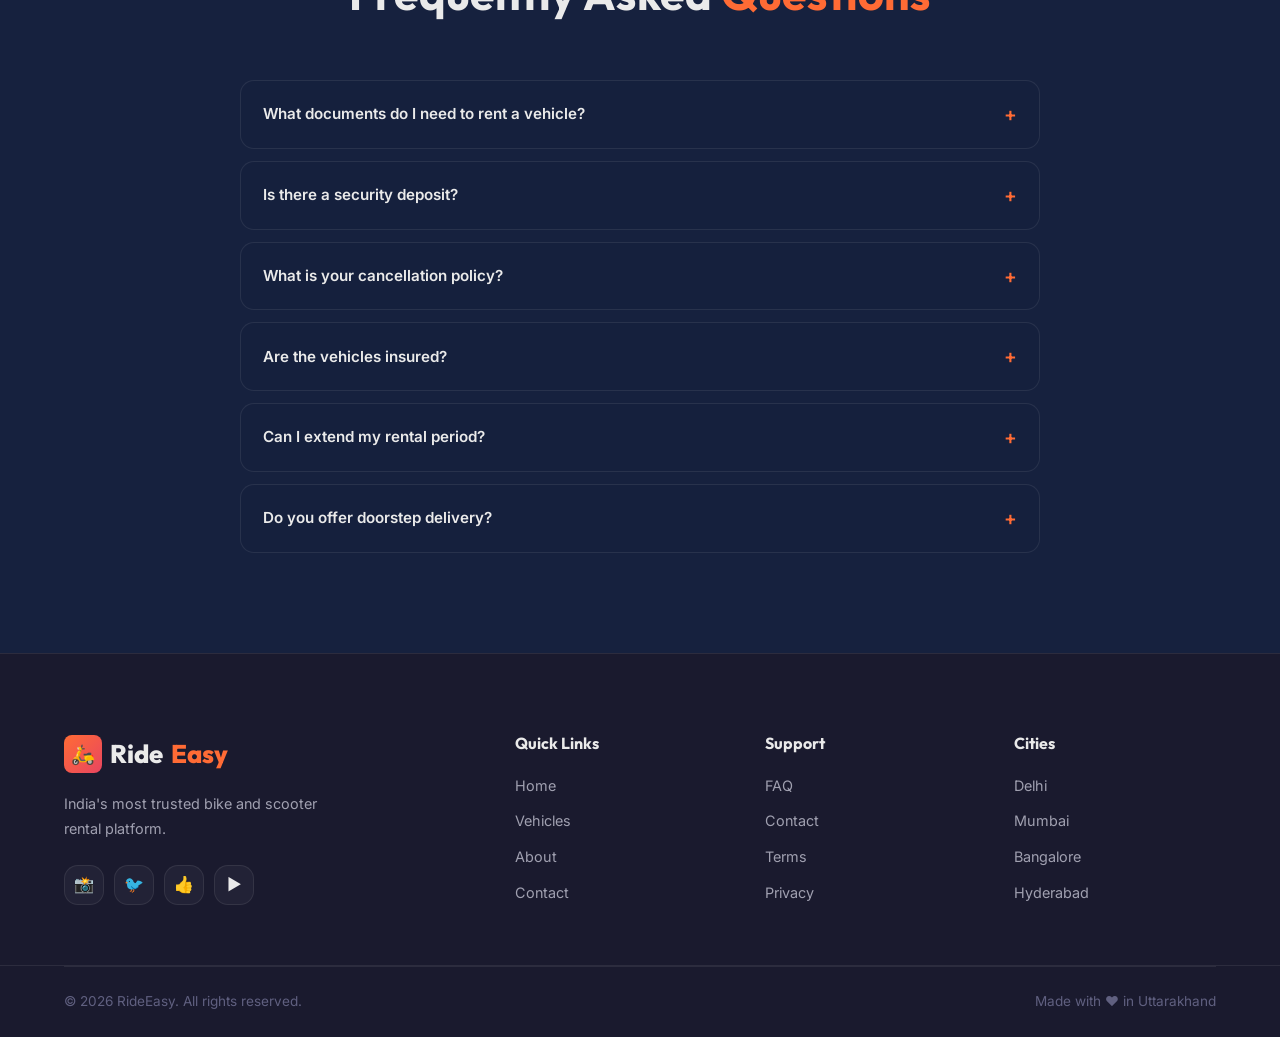
<file: about.html>
<!DOCTYPE html>
<html lang="en">
<head>
  <meta charset="UTF-8" />
  <meta name="viewport" content="width=device-width, initial-scale=1.0" />
  <title>About Us – RideEasy</title>
  <meta name="description" content="Learn about RideEasy – India's trusted bike and scooter rental platform founded with a mission to make urban mobility affordable and fun." />
  <link rel="stylesheet" href="css/style.css" />
  <link rel="stylesheet" href="css/booking.css" />
</head>
<body>

<!-- ═══ NAVBAR ═══ -->
<nav id="navbar">
  <div class="nav-inner">
    <a href="index.html" class="nav-logo"><div class="logo-icon">🛵</div>Ride<span>Easy</span></a>
    <ul class="nav-links">
      <li><a href="index.html">Home</a></li>
      <li><a href="vehicles.html">Vehicles</a></li>
      <li><a href="about.html" class="active">About</a></li>
      <li><a href="contact.html">Contact</a></li>
    </ul>
    <div class="nav-cta"><a href="vehicles.html" class="btn btn-primary btn-sm">🏍️ Rent Now</a></div>
    <div class="hamburger" id="hamburger"><span></span><span></span><span></span></div>
  </div>
</nav>
<nav class="mobile-nav" id="mobile-nav">
  <a href="index.html">🏠 Home</a>
  <a href="vehicles.html">🏍️ Vehicles</a>
  <a href="about.html">ℹ️ About</a>
  <a href="contact.html">📞 Contact</a>
  <a href="vehicles.html" class="btn btn-primary" style="text-align:center;margin-top:8px;">Rent Now</a>
</nav>

<!-- ═══ PAGE HERO ═══ -->
<div class="page-hero">
  <div class="container">
    <span class="section-label">Our Story</span>
    <h1>Riding Towards a <span style="color:var(--primary);">Better India</span></h1>
    <p style="color:var(--text-muted); margin-top:12px; max-width:580px; margin-left:auto; margin-right:auto;">Founded in 2022, RideEasy is on a mission to make two-wheeler rentals affordable, safe, and accessible for every Indian.</p>
  </div>
</div>

<!-- ═══ ABOUT SECTION ═══ -->
<section class="section">
  <div class="container">
    <div class="about-hero-grid fade-up">
      <div>
        <span class="section-label">Who We Are</span>
        <h2 class="section-title">More Than Just a <span>Rental Service</span></h2>
        <p style="margin-bottom:16px;">RideEasy was born out of a simple frustration – renting a bike in India was complicated, expensive, and unreliable. We decided to change that.</p>
        <p style="margin-bottom:16px;">Today, we operate a fleet of 500+ meticulously maintained bikes and scooters across 12 Indian cities. Every vehicle is serviced weekly, insured, and ready for your ride.</p>
        <p>Whether you need a scooter for your daily commute, a cruiser for a weekend escape, or an adventure bike for the mountains – we've got you covered.</p>
        <div style="margin-top:32px; display:flex; gap:16px; flex-wrap:wrap;">
          <a href="vehicles.html" class="btn btn-primary">Browse Fleet →</a>
          <a href="contact.html" class="btn btn-outline">Contact Us</a>
        </div>
      </div>
      <div style="background:var(--surface); border:1px solid var(--border); border-radius:var(--radius-xl); padding:40px; display:flex; flex-direction:column; gap:24px;">
        <div style="display:flex; align-items:center; gap:16px; padding:20px; background:var(--surface-2); border:1px solid var(--border); border-radius:var(--radius-lg);">
          <span style="font-size:2rem;">🏆</span>
          <div><div style="font-weight:700; margin-bottom:4px;">Best Rental Platform 2025</div><div style="font-size:0.82rem; color:var(--text-muted);">India Startup Awards</div></div>
        </div>
        <div style="display:flex; align-items:center; gap:16px; padding:20px; background:var(--surface-2); border:1px solid var(--border); border-radius:var(--radius-lg);">
          <span style="font-size:2rem;">⭐</span>
          <div><div style="font-weight:700; margin-bottom:4px;">4.8★ Avg. Rating</div><div style="font-size:0.82rem; color:var(--text-muted);">From 50,000+ reviews</div></div>
        </div>
        <div style="display:flex; align-items:center; gap:16px; padding:20px; background:var(--surface-2); border:1px solid var(--border); border-radius:var(--radius-lg);">
          <span style="font-size:2rem;">🛡️</span>
          <div><div style="font-weight:700; margin-bottom:4px;">Zero Compromise on Safety</div><div style="font-size:0.82rem; color:var(--text-muted);">Full insurance on every ride</div></div>
        </div>
        <div style="display:flex; align-items:center; gap:16px; padding:20px; background:var(--surface-2); border:1px solid var(--border); border-radius:var(--radius-lg);">
          <span style="font-size:2rem;">♻️</span>
          <div><div style="font-weight:700; margin-bottom:4px;">Green Initiative</div><div style="font-size:0.82rem; color:var(--text-muted);">30% electric vehicles by 2026</div></div>
        </div>
      </div>
    </div>
  </div>
</section>

<!-- ═══ MISSION CARDS ═══ -->
<section class="section" style="background:linear-gradient(180deg, var(--bg-2), var(--bg));">
  <div class="container">
    <div class="section-header">
      <span class="section-label">Our Values</span>
      <h2 class="section-title">What <span>Drives Us</span></h2>
    </div>
    <div class="mission-cards">
      <div class="mission-card glass-card fade-up">
        <div class="mission-icon">🎯</div>
        <h4>Accessibility</h4>
        <p>We believe everyone deserves affordable, reliable transportation. Our prices start at just ₹28/hour.</p>
      </div>
      <div class="mission-card glass-card fade-up">
        <div class="mission-icon">🛡️</div>
        <h4>Safety First</h4>
        <p>Every vehicle is inspected before each rental. Full insurance coverage is included with zero extra cost.</p>
      </div>
      <div class="mission-card glass-card fade-up">
        <div class="mission-icon">⚡</div>
        <h4>Green Future</h4>
        <p>We're aggressively expanding our electric fleet to reduce urban carbon footprints across India.</p>
      </div>
      <div class="mission-card glass-card fade-up">
        <div class="mission-icon">😊</div>
        <h4>Rider First</h4>
        <p>24/7 support, free cancellation, and zero hidden charges. Your satisfaction is our only metric.</p>
      </div>
    </div>
  </div>
</section>

<!-- ═══ STATS ═══ -->
<section class="section">
  <div class="container">
    <div style="background:linear-gradient(135deg, rgba(255,107,53,0.08), rgba(233,69,96,0.05)); border:1px solid var(--border); border-radius:var(--radius-xl); padding:60px;">
      <div style="display:grid; grid-template-columns:repeat(4,1fr); gap:40px; text-align:center;">
        <div class="fade-up">
          <div style="font-family:var(--font-head); font-size:3rem; font-weight:900; background:linear-gradient(135deg,var(--primary),var(--accent)); -webkit-background-clip:text; -webkit-text-fill-color:transparent; background-clip:text;">500+</div>
          <div style="color:var(--text-muted); margin-top:8px;">Vehicles in Fleet</div>
        </div>
        <div class="fade-up">
          <div style="font-family:var(--font-head); font-size:3rem; font-weight:900; background:linear-gradient(135deg,var(--primary),var(--accent)); -webkit-background-clip:text; -webkit-text-fill-color:transparent; background-clip:text;">12</div>
          <div style="color:var(--text-muted); margin-top:8px;">Cities Covered</div>
        </div>
        <div class="fade-up">
          <div style="font-family:var(--font-head); font-size:3rem; font-weight:900; background:linear-gradient(135deg,var(--primary),var(--accent)); -webkit-background-clip:text; -webkit-text-fill-color:transparent; background-clip:text;">50K+</div>
          <div style="color:var(--text-muted); margin-top:8px;">Happy Riders</div>
        </div>
        <div class="fade-up">
          <div style="font-family:var(--font-head); font-size:3rem; font-weight:900; background:linear-gradient(135deg,var(--primary),var(--accent)); -webkit-background-clip:text; -webkit-text-fill-color:transparent; background-clip:text;">4.8★</div>
          <div style="color:var(--text-muted); margin-top:8px;">Average Rating</div>
        </div>
      </div>
    </div>
  </div>
</section>

<!-- ═══ TEAM ═══ -->
<section class="section">
  <div class="container">
    <div class="section-header">
      <span class="section-label">The Team</span>
      <h2 class="section-title">Meet the <span>Riders</span> Behind RideEasy</h2>
      <p class="section-subtitle">A passionate team of engineers, riders, and dreamers building the future of mobility.</p>
    </div>
    <div class="team-grid">
      <div class="team-card glass-card fade-up">
        <div class="team-avatar">RK</div>
        <div class="team-name">Rajat Kumar</div>
        <div class="team-role">CEO & Co-Founder</div>
        <div style="margin-top:8px; font-size:0.8rem; color:var(--text-faint);">Cloud Computing</div>
      </div>
      <div class="team-card glass-card fade-up">
        <div class="team-avatar" style="background:linear-gradient(135deg,#3b82f6,#8b5cf6);">AS</div>
        <div class="team-name">Gaurav Thapa</div>
        <div class="team-role">CTO</div>
        <div style="margin-top:8px; font-size:0.8rem; color:var(--text-faint);">web developer</div>
      </div>
      <div class="team-card glass-card fade-up">
        <div class="team-avatar" style="background:linear-gradient(135deg,#10b981,#059669);">VN</div>
        <div class="team-name">Bhopal </div>
        <div class="team-role">Head of Operations</div>
        <div style="margin-top:8px; font-size:0.8rem; color:var(--text-faint);">Cloud Computing</div>
      </div>
      <div class="team-card glass-card fade-up">
        <div class="team-avatar" style="background:linear-gradient(135deg,#f59e0b,#d97706);">PM</div>
        <div class="team-name">Mohit Guptac</div>
        <div class="team-role">Head of Marketing</div>
        <div style="margin-top:8px; font-size:0.8rem; color:var(--text-faint);">Ex-Swiggy, XLRI</div>
      </div>
    </div>
  </div>
</section>

<!-- ═══ FAQ ═══ -->
<section class="section" style="background:var(--bg-2);">
  <div class="container">
    <div class="section-header">
      <span class="section-label">FAQ</span>
      <h2 class="section-title">Frequently Asked <span>Questions</span></h2>
    </div>
    <div class="faq-list" id="faq-list">
      <div class="faq-item">
        <div class="faq-question" onclick="toggleFaq(this)">
          What documents do I need to rent a vehicle?
          <span class="faq-icon">+</span>
        </div>
        <div class="faq-answer"><p>You need a valid government-issued ID (Aadhaar, Passport, or Voter ID) and a valid driving license. For bike rentals, a valid two-wheeler license is mandatory.</p></div>
      </div>
      <div class="faq-item">
        <div class="faq-question" onclick="toggleFaq(this)">
          Is there a security deposit?
          <span class="faq-icon">+</span>
        </div>
        <div class="faq-answer"><p>No! RideEasy charges zero security deposit. You only pay the rental amount plus a 10% service fee and ₹50 insurance charge per booking.</p></div>
      </div>
      <div class="faq-item">
        <div class="faq-question" onclick="toggleFaq(this)">
          What is your cancellation policy?
          <span class="faq-icon">+</span>
        </div>
        <div class="faq-answer"><p>You can cancel your booking for free up to 2 hours before the scheduled pickup time. Cancellations within 2 hours are non-refundable. No-shows will be charged the full booking amount.</p></div>
      </div>
      <div class="faq-item">
        <div class="faq-question" onclick="toggleFaq(this)">
          Are the vehicles insured?
          <span class="faq-icon">+</span>
        </div>
        <div class="faq-answer"><p>Yes! Every vehicle comes with comprehensive third-party insurance. The ₹50 insurance fee in your booking covers you for the full rental period. We also include 24/7 roadside assistance.</p></div>
      </div>
      <div class="faq-item">
        <div class="faq-question" onclick="toggleFaq(this)">
          Can I extend my rental period?
          <span class="faq-icon">+</span>
        </div>
        <div class="faq-answer"><p>Absolutely! Call our support line (1800-RIDEEASY) or contact us via WhatsApp at least 1 hour before your return time, and we'll extend your booking subject to vehicle availability.</p></div>
      </div>
      <div class="faq-item">
        <div class="faq-question" onclick="toggleFaq(this)">
          Do you offer doorstep delivery?
          <span class="faq-icon">+</span>
        </div>
        <div class="faq-answer"><p>Yes, doorstep delivery is available in select areas for an additional fee of ₹99-₹199 depending on the distance. You can mention your delivery address during booking.</p></div>
      </div>
    </div>
  </div>
</section>

<!-- ═══ FOOTER ═══ -->
<footer id="footer">
  <div class="container">
    <div class="footer-grid">
      <div class="footer-brand">
        <a href="index.html" class="nav-logo"><div class="logo-icon">🛵</div>Ride<span>Easy</span></a>
        <p>India's most trusted bike and scooter rental platform.</p>
        <div class="social-links">
          <a href="#" class="social-link">📸</a><a href="#" class="social-link">🐦</a>
          <a href="#" class="social-link">👍</a><a href="#" class="social-link">▶️</a>
        </div>
      </div>
      <div class="footer-col"><h4>Quick Links</h4><ul>
        <li><a href="index.html">Home</a></li><li><a href="vehicles.html">Vehicles</a></li>
        <li><a href="about.html">About</a></li><li><a href="contact.html">Contact</a></li>
      </ul></div>
      <div class="footer-col"><h4>Support</h4><ul>
        <li><a href="contact.html">FAQ</a></li><li><a href="contact.html">Contact</a></li>
        <li><a href="#">Terms</a></li><li><a href="#">Privacy</a></li>
      </ul></div>
      <div class="footer-col"><h4>Cities</h4><ul>
        <li><a href="vehicles.html">Delhi</a></li><li><a href="vehicles.html">Mumbai</a></li>
        <li><a href="vehicles.html">Bangalore</a></li><li><a href="vehicles.html">Hyderabad</a></li>
      </ul></div>
    </div>
  </div>
  <div class="divider"></div>
  <div class="container"><div class="footer-bottom">
    <span>© 2026 RideEasy. All rights reserved.</span>
    <span>Made with ❤️ in Uttarakhand</span>
  </div></div>
</footer>

<script src="js/main.js"></script>
<script>
  function toggleFaq(el) {
    const item = el.closest('.faq-item');
    const isOpen = item.classList.contains('open');
    document.querySelectorAll('.faq-item').forEach(i => i.classList.remove('open'));
    if (!isOpen) item.classList.add('open');
  }
</script>
</body>
</html>
</file>
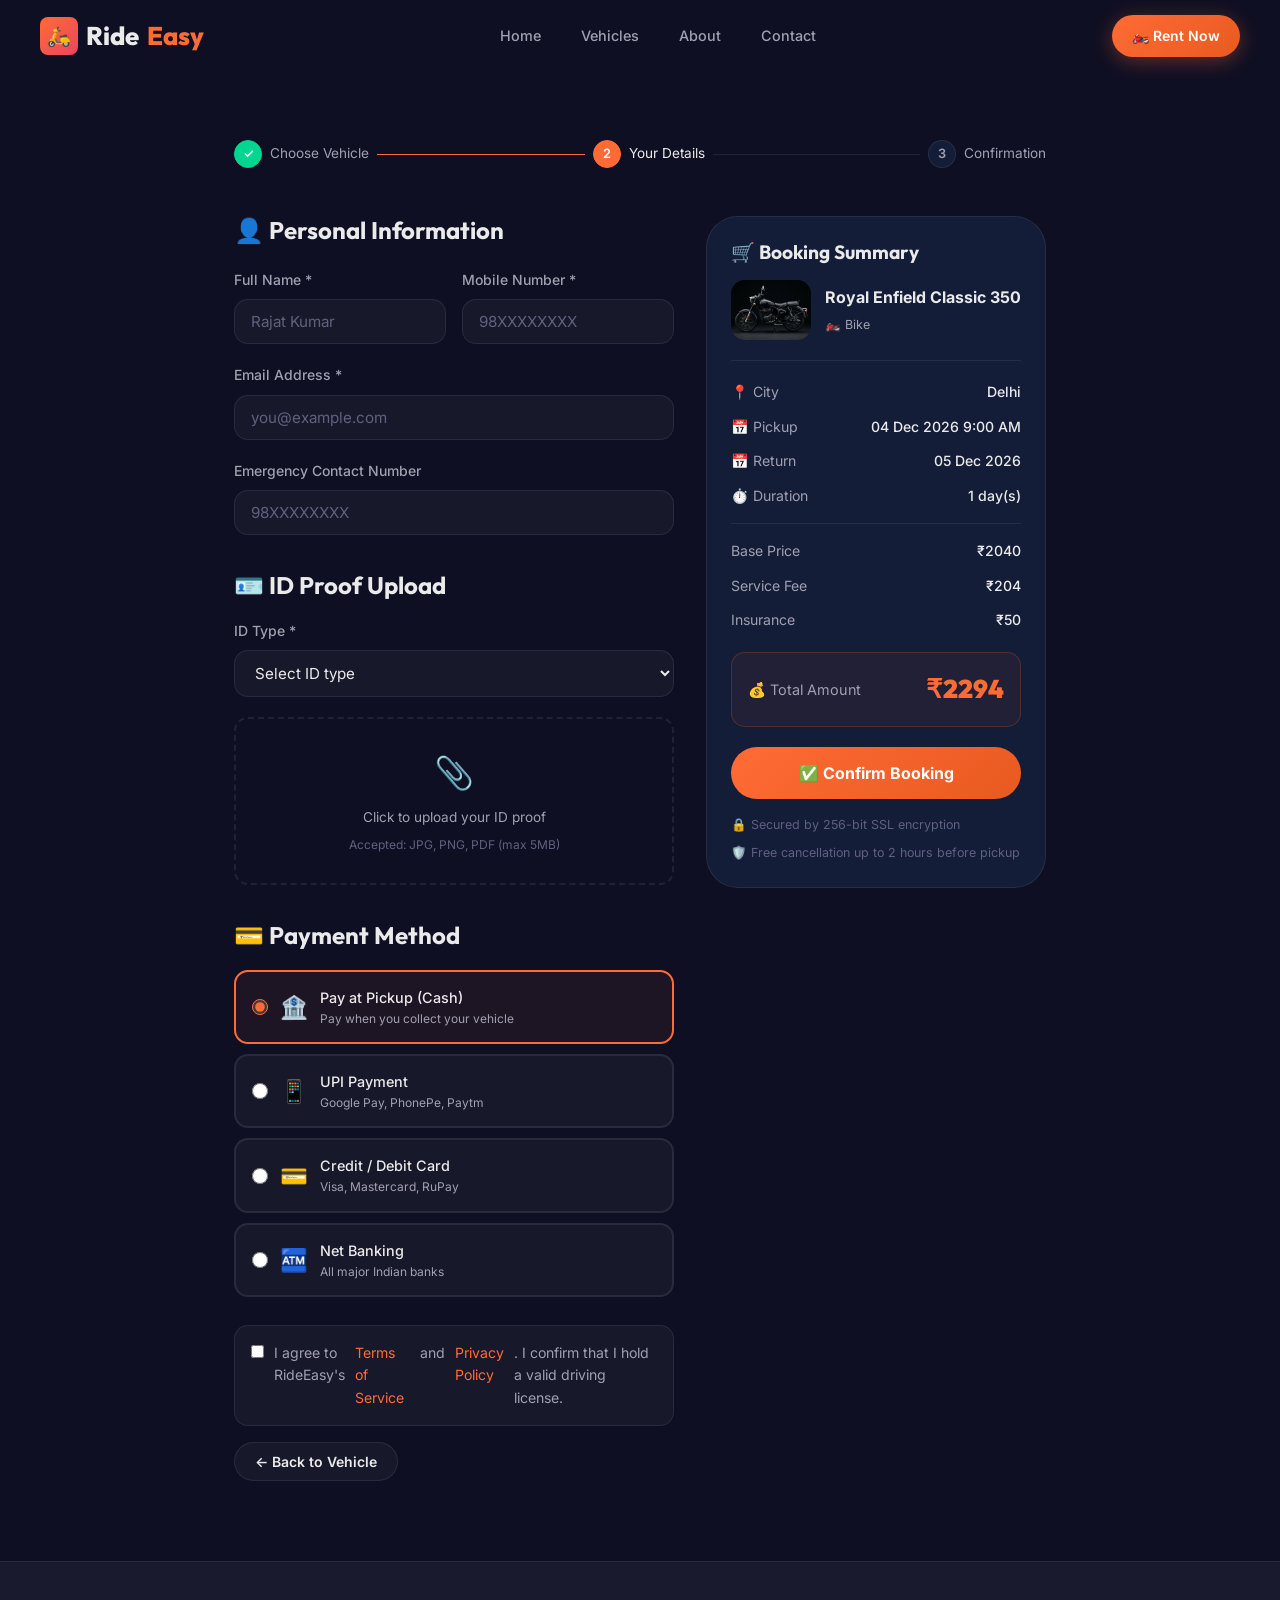
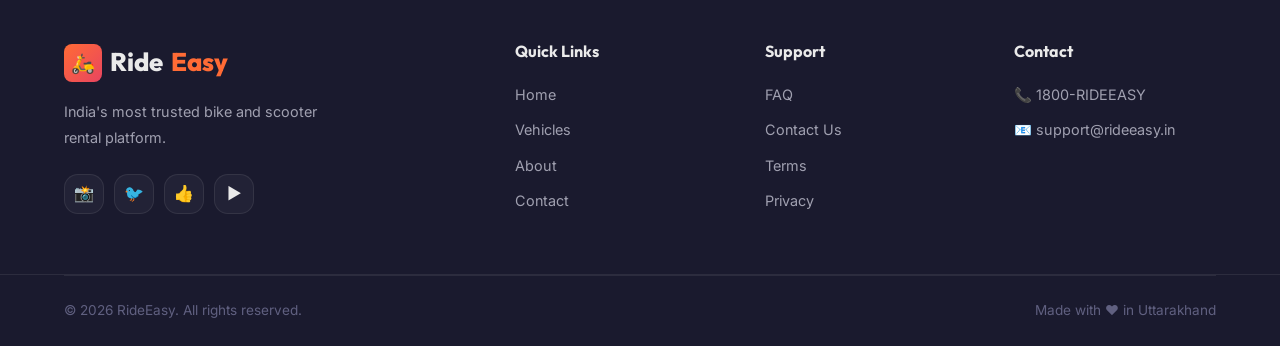
<file: booking.html>
<!DOCTYPE html>
<html lang="en">
<head>
  <meta charset="UTF-8" />
  <meta name="viewport" content="width=device-width, initial-scale=1.0" />
  <title>Complete Booking – RideEasy</title>
  <meta name="description" content="Complete your vehicle booking on RideEasy. Enter your details and confirm your ride." />
  <link rel="stylesheet" href="css/style.css" />
  <link rel="stylesheet" href="css/booking.css" />
</head>
<body>

<!-- ═══ NAVBAR ═══ -->
<nav id="navbar">
  <div class="nav-inner">
    <a href="index.html" class="nav-logo"><div class="logo-icon">🛵</div>Ride<span>Easy</span></a>
    <ul class="nav-links">
      <li><a href="index.html">Home</a></li>
      <li><a href="vehicles.html">Vehicles</a></li>
      <li><a href="about.html">About</a></li>
      <li><a href="contact.html">Contact</a></li>
    </ul>
    <div class="nav-cta"><a href="vehicles.html" class="btn btn-primary btn-sm">🏍️ Rent Now</a></div>
    <div class="hamburger" id="hamburger"><span></span><span></span><span></span></div>
  </div>
</nav>
<nav class="mobile-nav" id="mobile-nav">
  <a href="index.html">🏠 Home</a>
  <a href="vehicles.html">🏍️ Vehicles</a>
  <a href="about.html">ℹ️ About</a>
  <a href="contact.html">📞 Contact</a>
</nav>

<main class="booking-container">

  <!-- Progress Steps -->
  <div class="booking-steps">
    <div class="booking-step done">
      <div class="booking-step-num">✓</div>
      <span>Choose Vehicle</span>
    </div>
    <div class="step-connector done"></div>
    <div class="booking-step active">
      <div class="booking-step-num">2</div>
      <span>Your Details</span>
    </div>
    <div class="step-connector"></div>
    <div class="booking-step">
      <div class="booking-step-num">3</div>
      <span>Confirmation</span>
    </div>
  </div>

  <!-- ── FORM SECTION ── -->
  <div id="form-section">
    <div class="booking-layout">

      <!-- Left: Form -->
      <div>
        <div class="booking-form-section">

          <!-- Personal Info -->
          <h2>👤 Personal Information</h2>
          <div class="booking-form-grid">
            <div class="form-row-2">
              <div class="form-group">
                <label class="form-label">Full Name *</label>
                <input type="text" class="form-control" id="full-name" placeholder="Rajat Kumar" />
              </div>
              <div class="form-group">
                <label class="form-label">Mobile Number *</label>
                <input type="tel" class="form-control" id="phone" placeholder="98XXXXXXXX" maxlength="10" />
              </div>
            </div>
            <div class="form-group">
              <label class="form-label">Email Address *</label>
              <input type="email" class="form-control" id="email" placeholder="you@example.com" />
            </div>
            <div class="form-group">
              <label class="form-label">Emergency Contact Number</label>
              <input type="tel" class="form-control" id="emergency-contact" placeholder="98XXXXXXXX" maxlength="10" />
            </div>
          </div>

          <!-- ID Proof -->
          <h2 style="margin-top:36px; margin-bottom:20px;">🪪 ID Proof Upload</h2>
          <div class="booking-form-grid">
            <div class="form-group">
              <label class="form-label">ID Type *</label>
              <select class="form-control" id="id-type">
                <option value="">Select ID type</option>
                <option>Aadhaar Card</option>
                <option>Driving License</option>
                <option>Passport</option>
                <option>Voter ID</option>
              </select>
            </div>
            <div class="id-upload" id="id-drop-zone" onclick="document.getElementById('id-file').click()">
              <input type="file" id="id-file" accept="image/*,.pdf" style="display:none;" onchange="handleIdUpload(this)" />
              <div class="id-upload-icon">📎</div>
              <p style="color:var(--text-muted); margin-bottom:4px;">Click to upload your ID proof</p>
              <p class="format-hint">Accepted: JPG, PNG, PDF (max 5MB)</p>
            </div>
          </div>

          <!-- Payment -->
          <h2 style="margin-top:36px; margin-bottom:20px;">💳 Payment Method</h2>
          <div class="payment-methods">
            <div class="payment-method selected" onclick="selectPayment(this)">
              <input type="radio" name="payment" value="cod" checked />
              <span class="payment-method-icon">🏦</span>
              <div><div class="payment-method-label">Pay at Pickup (Cash)</div><div class="payment-method-sub">Pay when you collect your vehicle</div></div>
            </div>
            <div class="payment-method" onclick="selectPayment(this)">
              <input type="radio" name="payment" value="upi" />
              <span class="payment-method-icon">📱</span>
              <div><div class="payment-method-label">UPI Payment</div><div class="payment-method-sub">Google Pay, PhonePe, Paytm</div></div>
            </div>
            <div class="payment-method" onclick="selectPayment(this)">
              <input type="radio" name="payment" value="card" />
              <span class="payment-method-icon">💳</span>
              <div><div class="payment-method-label">Credit / Debit Card</div><div class="payment-method-sub">Visa, Mastercard, RuPay</div></div>
            </div>
            <div class="payment-method" onclick="selectPayment(this)">
              <input type="radio" name="payment" value="netbanking" />
              <span class="payment-method-icon">🏧</span>
              <div><div class="payment-method-label">Net Banking</div><div class="payment-method-sub">All major Indian banks</div></div>
            </div>
          </div>

          <!-- Terms -->
          <div style="margin-top:28px; padding:16px; background:var(--surface-2); border:1px solid var(--border); border-radius:var(--radius-md);">
            <label style="display:flex; align-items:flex-start; gap:10px; cursor:pointer; font-size:0.88rem; color:var(--text-muted);">
              <input type="checkbox" id="terms-check" style="margin-top:3px; accent-color:var(--primary);" />
              I agree to RideEasy's <a href="#" style="color:var(--primary);">Terms of Service</a> and <a href="#" style="color:var(--primary);">Privacy Policy</a>. I confirm that I hold a valid driving license.
            </label>
          </div>

          <button class="btn btn-ghost btn-sm" id="back-btn" style="margin-top:16px;">← Back to Vehicle</button>
        </div>
      </div>

      <!-- Right: Summary Card -->
      <div>
        <div class="booking-summary-card">
          <h4 style="margin-bottom:16px;">🛒 Booking Summary</h4>
          <div class="summary-vehicle">
            <div class="summary-vehicle-img">
              <img id="summary-img" src="assets/images/royal_enfield.png" alt="Vehicle" />
            </div>
            <div>
              <div class="summary-vehicle-name" id="summary-name">Royal Enfield Classic 350</div>
              <div class="summary-vehicle-type" id="summary-type">🏍️ Bike</div>
            </div>
          </div>

          <div class="summary-details">
            <div class="summary-detail-row">
              <span class="summary-detail-label">📍 City</span>
              <span class="summary-detail-val" id="summary-city">Delhi</span>
            </div>
            <div class="summary-detail-row">
              <span class="summary-detail-label">📅 Pickup</span>
              <span class="summary-detail-val" id="summary-pickup">—</span>
            </div>
            <div class="summary-detail-row">
              <span class="summary-detail-label">📅 Return</span>
              <span class="summary-detail-val" id="summary-return">—</span>
            </div>
            <div class="summary-detail-row">
              <span class="summary-detail-label">⏱️ Duration</span>
              <span class="summary-detail-val" id="summary-duration">24 hours</span>
            </div>
            <div style="height:1px; background:var(--border); margin:4px 0;"></div>
            <div class="summary-detail-row">
              <span class="summary-detail-label">Base Price</span>
              <span class="summary-detail-val" id="summary-base">₹2,040</span>
            </div>
            <div class="summary-detail-row">
              <span class="summary-detail-label">Service Fee</span>
              <span class="summary-detail-val" id="summary-service">₹204</span>
            </div>
            <div class="summary-detail-row">
              <span class="summary-detail-label">Insurance</span>
              <span class="summary-detail-val" id="summary-insurance">₹50</span>
            </div>
          </div>

          <div class="summary-total-box">
            <span class="summary-total-label">💰 Total Amount</span>
            <span class="summary-total-amount" id="summary-total">₹2,294</span>
          </div>

          <button class="confirm-btn" id="confirm-btn">
            ✅ Confirm Booking
          </button>

          <div style="margin-top:16px; display:flex; flex-direction:column; gap:8px;">
            <div style="display:flex; align-items:center; gap:6px; font-size:0.78rem; color:var(--text-faint);">🔒 Secured by 256-bit SSL encryption</div>
            <div style="display:flex; align-items:center; gap:6px; font-size:0.78rem; color:var(--text-faint);">🛡️ Free cancellation up to 2 hours before pickup</div>
          </div>
        </div>
      </div>
    </div>
  </div>

  <!-- ── SUCCESS SCREEN ── -->
  <div class="success-screen" id="success-screen">
    <div class="success-icon">🎉</div>
    <h2 style="font-size:2rem; margin-bottom:12px;">Booking Confirmed!</h2>
    <p style="color:var(--text-muted); max-width:480px; margin:0 auto 24px;">Your ride has been booked successfully. You'll receive a confirmation SMS and email shortly.</p>

    <div class="booking-id">
      🎫 Booking ID: <span id="booking-id">RE12345678</span>
    </div>

    <div style="display:flex; gap:12px; justify-content:center; flex-wrap:wrap; margin-top:32px;">
      <a href="vehicles.html" class="btn btn-primary btn-lg">🏍️ Book Another Ride</a>
      <a href="index.html" class="btn btn-outline btn-lg">🏠 Go Home</a>
    </div>

    <div style="margin-top:40px; padding:24px; background:var(--surface); border:1px solid var(--border); border-radius:var(--radius-lg); max-width:460px; margin-left:auto; margin-right:auto; text-align:left;">
      <h4 style="margin-bottom:16px;">📋 What's Next?</h4>
      <div style="display:flex; flex-direction:column; gap:12px;">
        <div style="display:flex; align-items:center; gap:10px; font-size:0.88rem; color:var(--text-muted);">📱 Check your SMS for pickup instructions</div>
        <div style="display:flex; align-items:center; gap:10px; font-size:0.88rem; color:var(--text-muted);">📸 Bring your ID proof to pickup</div>
        <div style="display:flex; align-items:center; gap:10px; font-size:0.88rem; color:var(--text-muted);">⛽ Fuel topped up, insurance active</div>
        <div style="display:flex; align-items:center; gap:10px; font-size:0.88rem; color:var(--text-muted);">📞 Call us: 1800-RIDEEASY for any help</div>
      </div>
    </div>
  </div>

</main>

<!-- ═══ FOOTER ═══ -->
<footer id="footer">
  <div class="container">
    <div class="footer-grid">
      <div class="footer-brand">
        <a href="index.html" class="nav-logo"><div class="logo-icon">🛵</div>Ride<span>Easy</span></a>
        <p>India's most trusted bike and scooter rental platform.</p>
        <div class="social-links">
          <a href="#" class="social-link">📸</a><a href="#" class="social-link">🐦</a>
          <a href="#" class="social-link">👍</a><a href="#" class="social-link">▶️</a>
        </div>
      </div>
      <div class="footer-col"><h4>Quick Links</h4><ul>
        <li><a href="index.html">Home</a></li><li><a href="vehicles.html">Vehicles</a></li>
        <li><a href="about.html">About</a></li><li><a href="contact.html">Contact</a></li>
      </ul></div>
      <div class="footer-col"><h4>Support</h4><ul>
        <li><a href="contact.html">FAQ</a></li><li><a href="contact.html">Contact Us</a></li>
        <li><a href="#">Terms</a></li><li><a href="#">Privacy</a></li>
      </ul></div>
      <div class="footer-col"><h4>Contact</h4><ul>
        <li><a href="tel:18001234567">📞 1800-RIDEEASY</a></li>
        <li><a href="mailto:support@rideeasy.in">📧 support@rideeasy.in</a></li>
      </ul></div>
    </div>
  </div>
  <div class="divider"></div>
  <div class="container"><div class="footer-bottom">
    <span>© 2026 RideEasy. All rights reserved.</span>
    <span>Made with ❤️ in Uttarakhand</span>
  </div></div>
</footer>

<script src="js/main.js"></script>
<script src="js/booking.js"></script>
<script>
  function selectPayment(el) {
    document.querySelectorAll('.payment-method').forEach(m => m.classList.remove('selected'));
    el.classList.add('selected');
    el.querySelector('input[type="radio"]').checked = true;
  }

  function handleIdUpload(input) {
    const file = input.files[0];
    if (!file) return;
    const zone = document.getElementById('id-drop-zone');
    zone.innerHTML = `<div style="font-size:2rem;">✅</div><p style="color:var(--success); margin-bottom:4px;">${file.name}</p><p class="format-hint" style="color:var(--text-faint);">Click to change</p>`;
    zone.onclick = () => document.getElementById('id-file').click();
    showToast('ID proof uploaded successfully!', 'success');
  }
  window.handleIdUpload = handleIdUpload;

  document.getElementById('confirm-btn')?.addEventListener('click', function() {
    const termsChecked = document.getElementById('terms-check')?.checked;
    if (!termsChecked) { showToast('Please accept the Terms of Service', 'error'); return; }
  });
</script>
</body>
</html>
</file>
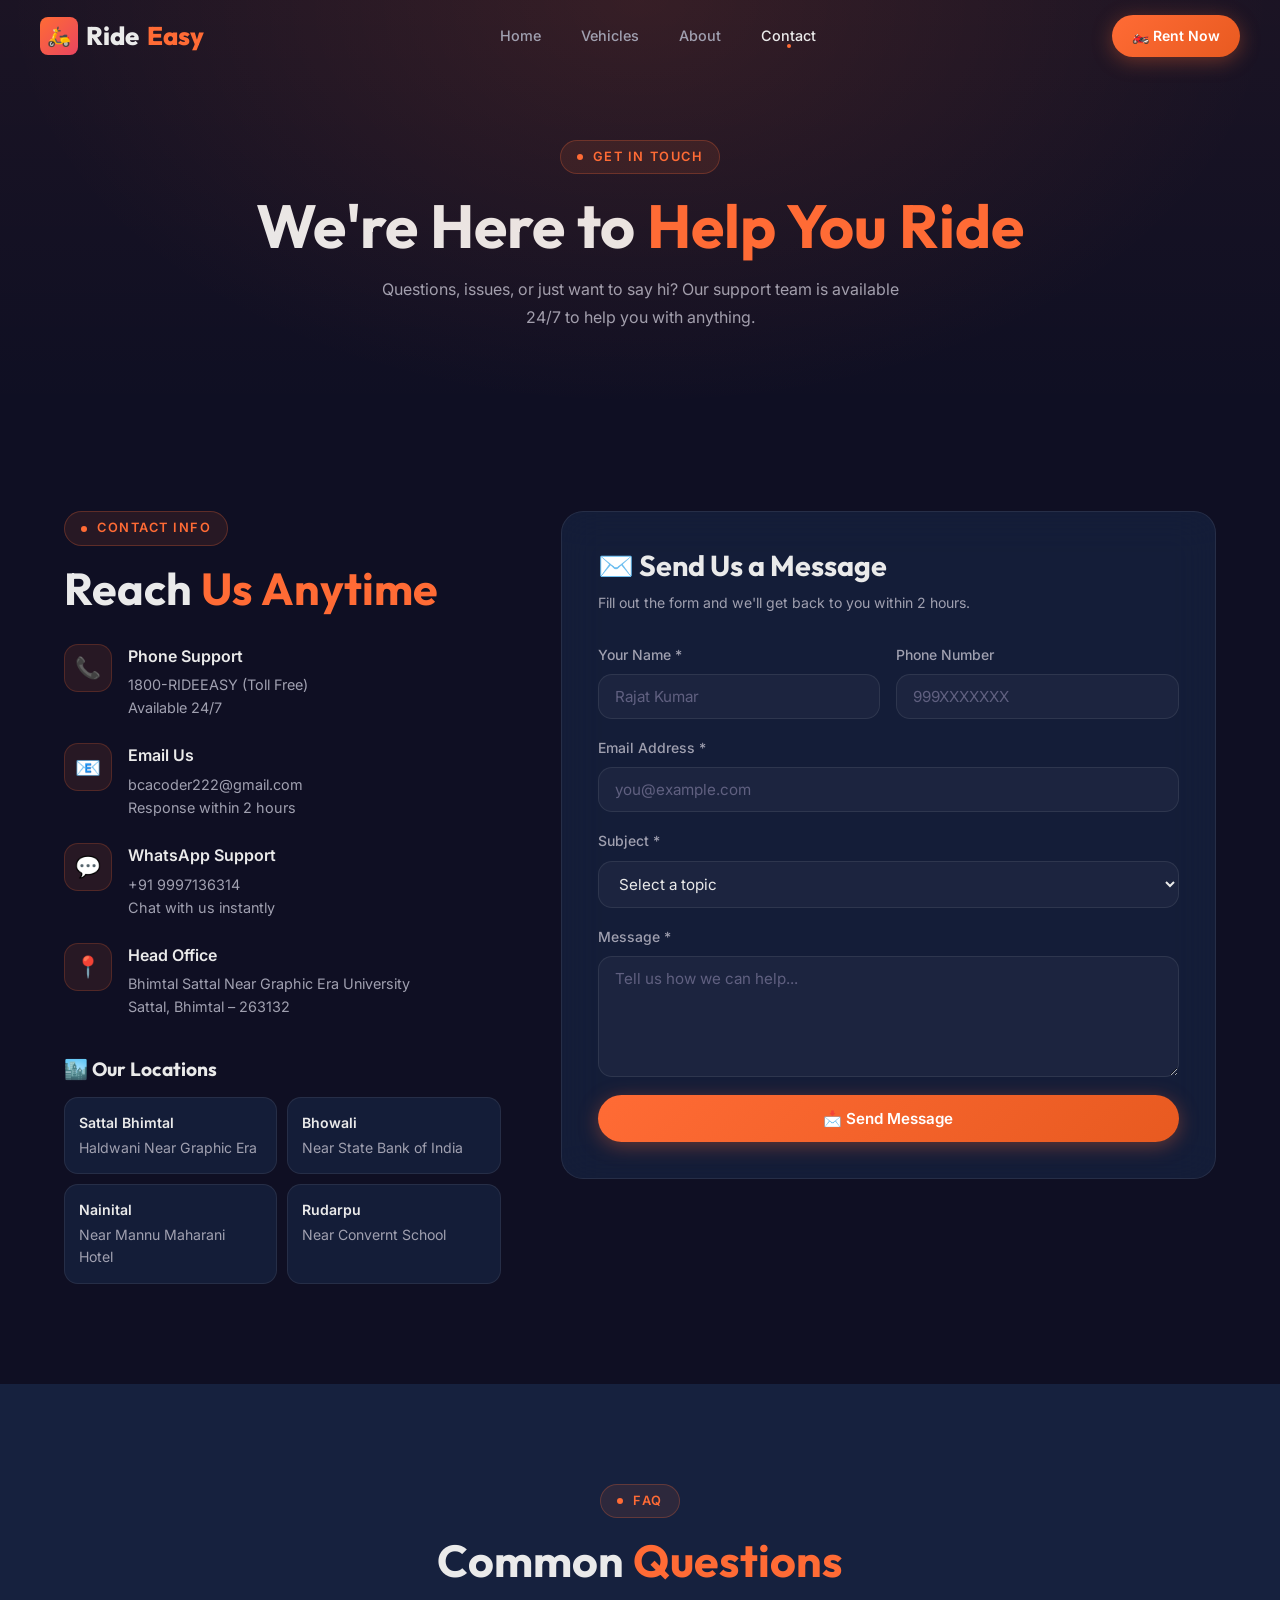
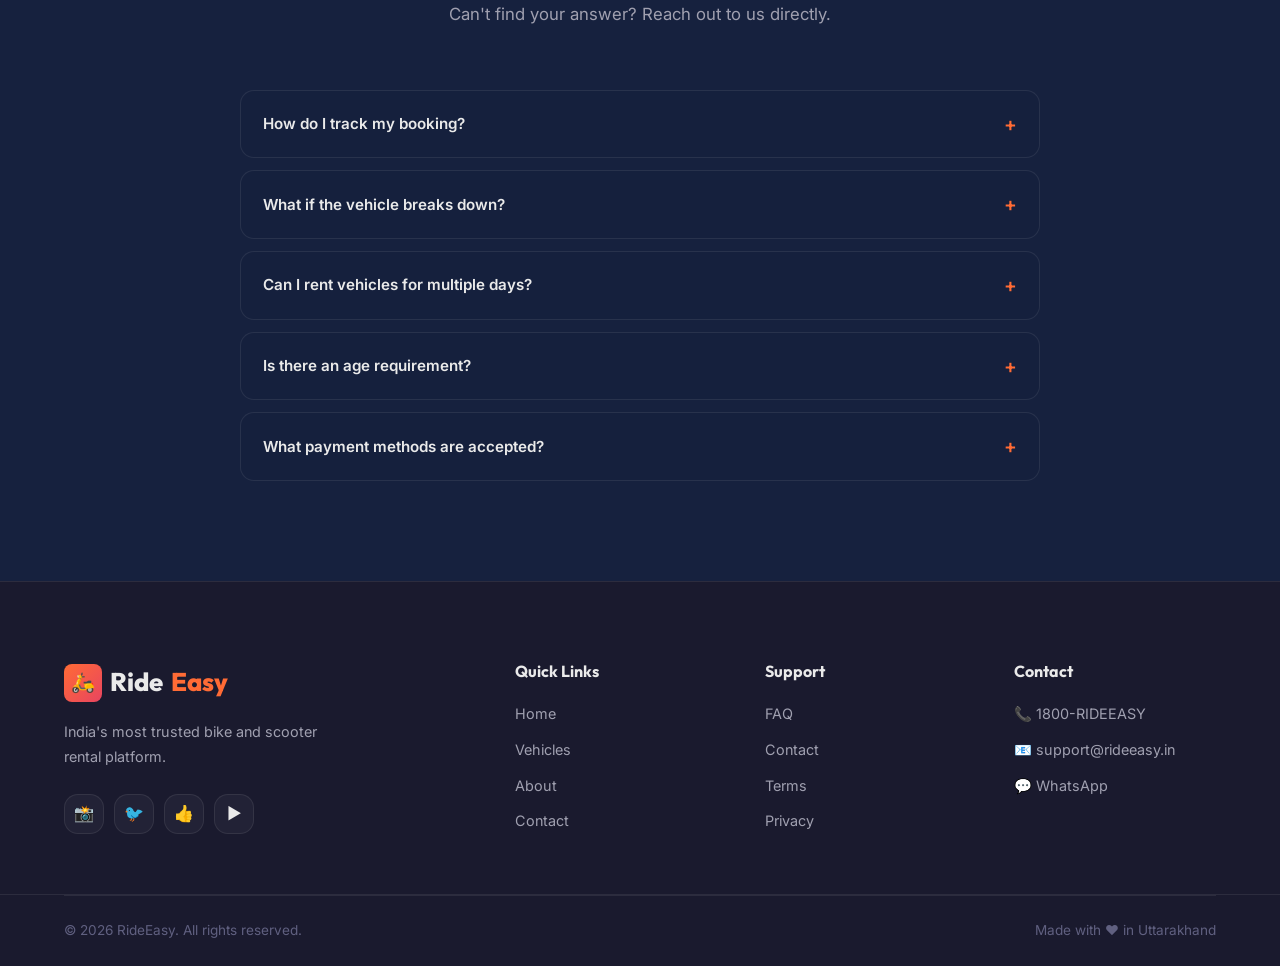
<file: contact.html>
<!DOCTYPE html>
<html lang="en">

<head>
  <meta charset="UTF-8" />
  <meta name="viewport" content="width=device-width, initial-scale=1.0" />
  <title>Contact Us – RideEasy</title>
  <meta name="description"
    content="Get in touch with RideEasy. We're available 24/7 to help with your bike and scooter rental queries." />
  <link rel="stylesheet" href="css/style.css" />
  <link rel="stylesheet" href="css/booking.css" />
</head>

<body>

  <!-- ═══ NAVBAR ═══ -->
  <nav id="navbar">
    <div class="nav-inner">
      <a href="index.html" class="nav-logo">
        <div class="logo-icon">🛵</div>Ride<span>Easy</span>
      </a>
      <ul class="nav-links">
        <li><a href="index.html">Home</a></li>
        <li><a href="vehicles.html">Vehicles</a></li>
        <li><a href="about.html">About</a></li>
        <li><a href="contact.html" class="active">Contact</a></li>
      </ul>
      <div class="nav-cta"><a href="vehicles.html" class="btn btn-primary btn-sm">🏍️ Rent Now</a></div>
      <div class="hamburger" id="hamburger"><span></span><span></span><span></span></div>
    </div>
  </nav>
  <nav class="mobile-nav" id="mobile-nav">
    <a href="index.html">🏠 Home</a>
    <a href="vehicles.html">🏍️ Vehicles</a>
    <a href="about.html">ℹ️ About</a>
    <a href="contact.html">📞 Contact</a>
    <a href="vehicles.html" class="btn btn-primary" style="text-align:center;margin-top:8px;">Rent Now</a>
  </nav>

  <!-- ═══ PAGE HERO ═══ -->
  <div class="page-hero">
    <div class="container">
      <span class="section-label">Get In Touch</span>
      <h1>We're Here to <span style="color:var(--primary);">Help You Ride</span></h1>
      <p style="color:var(--text-muted); margin-top:12px; max-width:520px; margin-left:auto; margin-right:auto;">
        Questions, issues, or just want to say hi? Our support team is available 24/7 to help you with anything.</p>
    </div>
  </div>

  <!-- ═══ CONTACT SECTION ═══ -->
  <section class="section">
    <div class="container">
      <div class="contact-grid">

        <!-- Left: Info Cards -->
        <div>
          <span class="section-label">Contact Info</span>
          <h2 class="section-title" style="margin-bottom:28px;">Reach <span>Us Anytime</span></h2>

          <div class="contact-info">
            <div class="contact-info-card">
              <div class="contact-info-icon">📞</div>
              <div>
                <div class="contact-info-title">Phone Support</div>
                <div class="contact-info-detail">1800-RIDEEASY (Toll Free)<br>Available 24/7</div>
              </div>
            </div>
            <div class="contact-info-card">
              <div class="contact-info-icon">📧</div>
              <div>
                <div class="contact-info-title">Email Us</div>
                <div class="contact-info-detail">bcacoder222@gmail.com<br>Response within 2 hours</div>
              </div>
            </div>
            <div class="contact-info-card">
              <div class="contact-info-icon">💬</div>
              <div>
                <div class="contact-info-title">WhatsApp Support</div>
                <div class="contact-info-detail">+91 9997136314<br>Chat with us instantly</div>
              </div>
            </div>
            <div class="contact-info-card">
              <div class="contact-info-icon">📍</div>
              <div>
                <div class="contact-info-title">Head Office</div>
                <div class="contact-info-detail">Bhimtal Sattal Near Graphic Era University<br>Sattal, Bhimtal – 263132
                </div>
              </div>
            </div>
          </div>

          <!-- Cities -->
          <div style="margin-top:40px;">
            <h4 style="margin-bottom:16px;">🏙️ Our Locations</h4>
            <div style="display:grid; grid-template-columns:1fr 1fr; gap:10px;">
              <div
                style="padding:14px; background:var(--surface); border:1px solid var(--border); border-radius:var(--radius-md); font-size:0.88rem;">
                <div style="font-weight:600; margin-bottom:2px;">Sattal Bhimtal</div>
                <div style="color:var(--text-muted);">Haldwani Near Graphic Era</div>
              </div>
              <div
                style="padding:14px; background:var(--surface); border:1px solid var(--border); border-radius:var(--radius-md); font-size:0.88rem;">
                <div style="font-weight:600; margin-bottom:2px;">Bhowali</div>
                <div style="color:var(--text-muted);">Near State Bank of India</div>
              </div>
              <div
                style="padding:14px; background:var(--surface); border:1px solid var(--border); border-radius:var(--radius-md); font-size:0.88rem;">
                <div style="font-weight:600; margin-bottom:2px;">Nainital</div>
                <div style="color:var(--text-muted);">Near Mannu Maharani Hotel</div>
              </div>
              <div
                style="padding:14px; background:var(--surface); border:1px solid var(--border); border-radius:var(--radius-md); font-size:0.88rem;">
                <div style="font-weight:600; margin-bottom:2px;">Rudarpu</div>
                <div style="color:var(--text-muted);">Near Convernt School</div>
              </div>
            </div>
          </div>
        </div>

        <!-- Right: Contact Form -->
        <div class="contact-form-card glass-card fade-up">
          <h3 style="margin-bottom:8px;">✉️ Send Us a Message</h3>
          <p style="font-size:0.88rem; color:var(--text-muted); margin-bottom:28px;">Fill out the form and we'll get
            back to you within 2 hours.</p>
          <form class="contact-form" id="contact-form" onsubmit="submitContactForm(event)">
            <div style="display:grid; grid-template-columns:1fr 1fr; gap:16px;">
              <div class="form-group">
                <label class="form-label">Your Name *</label>
                <input type="text" class="form-control" id="contact-name" placeholder="Rajat Kumar" required />
              </div>
              <div class="form-group">
                <label class="form-label">Phone Number</label>
                <input type="tel" class="form-control" id="contact-phone" placeholder="999XXXXXXX" maxlength="10" />
              </div>
            </div>
            <div class="form-group">
              <label class="form-label">Email Address *</label>
              <input type="email" class="form-control" id="contact-email" placeholder="you@example.com" required />
            </div>
            <div class="form-group">
              <label class="form-label">Subject *</label>
              <select class="form-control" id="contact-subject" required>
                <option value="">Select a topic</option>
                <option>New Booking Query</option>
                <option>Existing Booking Issue</option>
                <option>Vehicle Complaint</option>
                <option>Payment Issue</option>
                <option>Partnership / Fleet Owner</option>
                <option>Other</option>
              </select>
            </div>
            <div class="form-group">
              <label class="form-label">Message *</label>
              <textarea class="form-control" id="contact-message" rows="5" placeholder="Tell us how we can help..."
                style="resize:vertical;" required></textarea>
            </div>
            <button type="submit" class="btn btn-primary" style="width:100%; justify-content:center; padding:14px;"
              id="contact-submit-btn">
              📩 Send Message
            </button>
          </form>
        </div>
      </div>
    </div>
  </section>

  <!-- ═══ FAQ ═══ -->
  <section class="section" style="background:var(--bg-2);">
    <div class="container">
      <div class="section-header">
        <span class="section-label">FAQ</span>
        <h2 class="section-title">Common <span>Questions</span></h2>
        <p class="section-subtitle">Can't find your answer? Reach out to us directly.</p>
      </div>
      <div class="faq-list">
        <div class="faq-item">
          <div class="faq-question" onclick="toggleFaq(this)">
            How do I track my booking? <span class="faq-icon">+</span>
          </div>
          <div class="faq-answer">
            <p>After booking, you'll receive an SMS and email with your booking ID. You can use this ID to track your
              booking status by contacting our support team at 1800-RIDEEASY.</p>
          </div>
        </div>
        <div class="faq-item">
          <div class="faq-question" onclick="toggleFaq(this)">
            What if the vehicle breaks down? <span class="faq-icon">+</span>
          </div>
          <div class="faq-answer">
            <p>We provide 24/7 roadside assistance. In case of a breakdown, call our helpline and our team will reach
              you within 30-60 minutes. If the vehicle can't be fixed on-site, we'll arrange a replacement.</p>
          </div>
        </div>
        <div class="faq-item">
          <div class="faq-question" onclick="toggleFaq(this)">
            Can I rent vehicles for multiple days? <span class="faq-icon">+</span>
          </div>
          <div class="faq-answer">
            <p>Absolutely! You can rent for as little as 1 hour or as long as 30 days. Multi-day rentals (3+ days)
              receive a 15% discount on the base price automatically.</p>
          </div>
        </div>
        <div class="faq-item">
          <div class="faq-question" onclick="toggleFaq(this)">
            Is there an age requirement? <span class="faq-icon">+</span>
          </div>
          <div class="faq-answer">
            <p>Yes. You must be at least 18 years old and hold a valid two-wheeler driving license. For bikes above
              350cc, you must be 21+ years and have held your license for at least 1 year.</p>
          </div>
        </div>
        <div class="faq-item">
          <div class="faq-question" onclick="toggleFaq(this)">
            What payment methods are accepted? <span class="faq-icon">+</span>
          </div>
          <div class="faq-answer">
            <p>We accept cash at pickup, UPI (Google Pay, PhonePe, Paytm), Credit/Debit cards (Visa, Mastercard, RuPay),
              and Net Banking from all major Indian banks.</p>
          </div>
        </div>
      </div>
    </div>
  </section>

  <!-- ═══ FOOTER ═══ -->
  <footer id="footer">
    <div class="container">
      <div class="footer-grid">
        <div class="footer-brand">
          <a href="index.html" class="nav-logo">
            <div class="logo-icon">🛵</div>Ride<span>Easy</span>
          </a>
          <p>India's most trusted bike and scooter rental platform.</p>
          <div class="social-links">
            <a href="#" class="social-link">📸</a><a href="#" class="social-link">🐦</a>
            <a href="#" class="social-link">👍</a><a href="#" class="social-link">▶️</a>
          </div>
        </div>
        <div class="footer-col">
          <h4>Quick Links</h4>
          <ul>
            <li><a href="index.html">Home</a></li>
            <li><a href="vehicles.html">Vehicles</a></li>
            <li><a href="about.html">About</a></li>
            <li><a href="contact.html">Contact</a></li>
          </ul>
        </div>
        <div class="footer-col">
          <h4>Support</h4>
          <ul>
            <li><a href="contact.html">FAQ</a></li>
            <li><a href="contact.html">Contact</a></li>
            <li><a href="#">Terms</a></li>
            <li><a href="#">Privacy</a></li>
          </ul>
        </div>
        <div class="footer-col">
          <h4>Contact</h4>
          <ul>
            <li><a href="tel:18001234567">📞 1800-RIDEEASY</a></li>
            <li><a href="mailto:support@rideeasy.in">📧 support@rideeasy.in</a></li>
            <li><a href="#">💬 WhatsApp</a></li>
          </ul>
        </div>
      </div>
    </div>
    <div class="divider"></div>
    <div class="container">
      <div class="footer-bottom">
        <span>© 2026 RideEasy. All rights reserved.</span>
        <span>Made with ❤️ in Uttarakhand</span>
      </div>
    </div>
  </footer>

  <script src="js/main.js"></script>
  <script>
    function toggleFaq(el) {
      const item = el.closest('.faq-item');
      const isOpen = item.classList.contains('open');
      document.querySelectorAll('.faq-item').forEach(i => i.classList.remove('open'));
      if (!isOpen) item.classList.add('open');
    }

    function submitContactForm(e) {
      e.preventDefault();
      const btn = document.getElementById('contact-submit-btn');
      btn.disabled = true;
      btn.innerHTML = '<span class="spinner"></span> Sending...';

      setTimeout(() => {
        btn.innerHTML = '✅ Message Sent!';
        btn.style.background = 'var(--success)';
        showToast('Message sent successfully! We\'ll reply within 2 hours. 🎉', 'success');
        document.getElementById('contact-form').reset();
        setTimeout(() => {
          btn.disabled = false;
          btn.innerHTML = '📩 Send Message';
          btn.style.background = '';
        }, 4000);
      }, 1500);
    }
  </script>
</body>

</html>
</file>
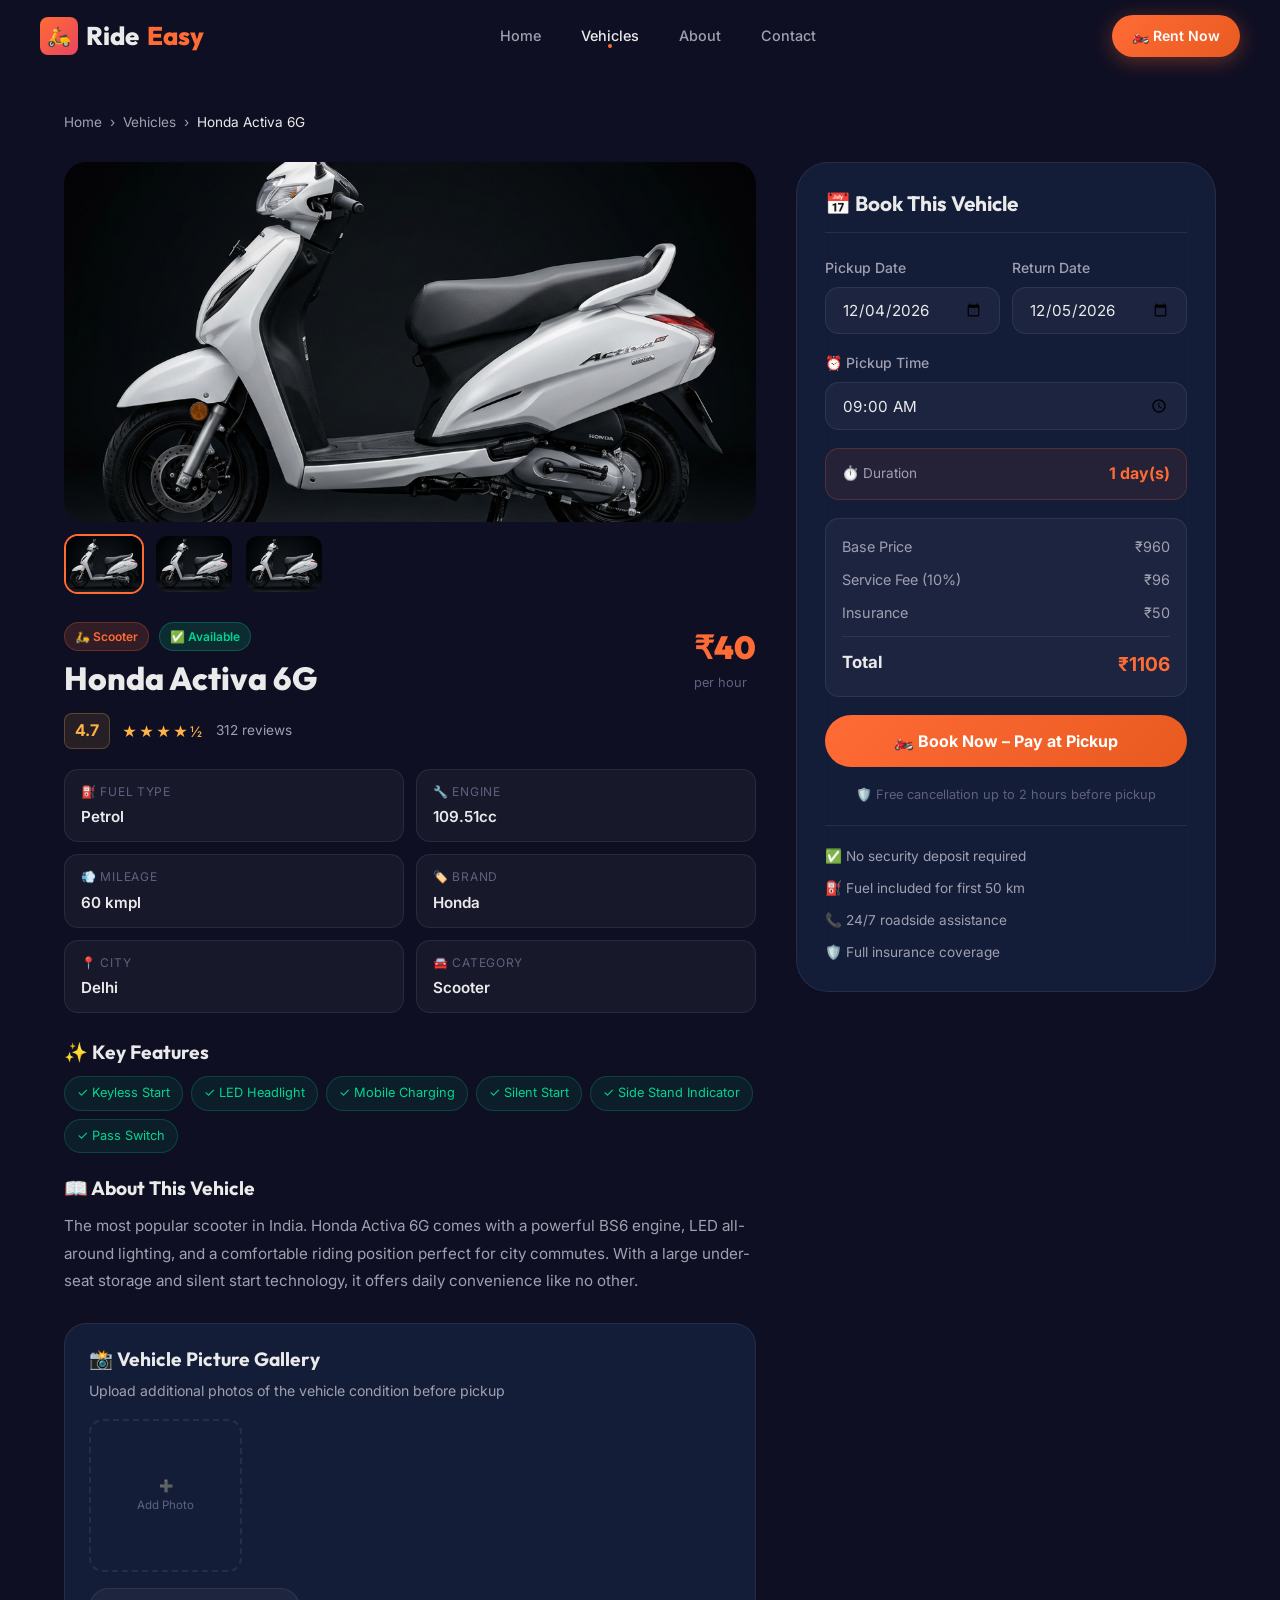
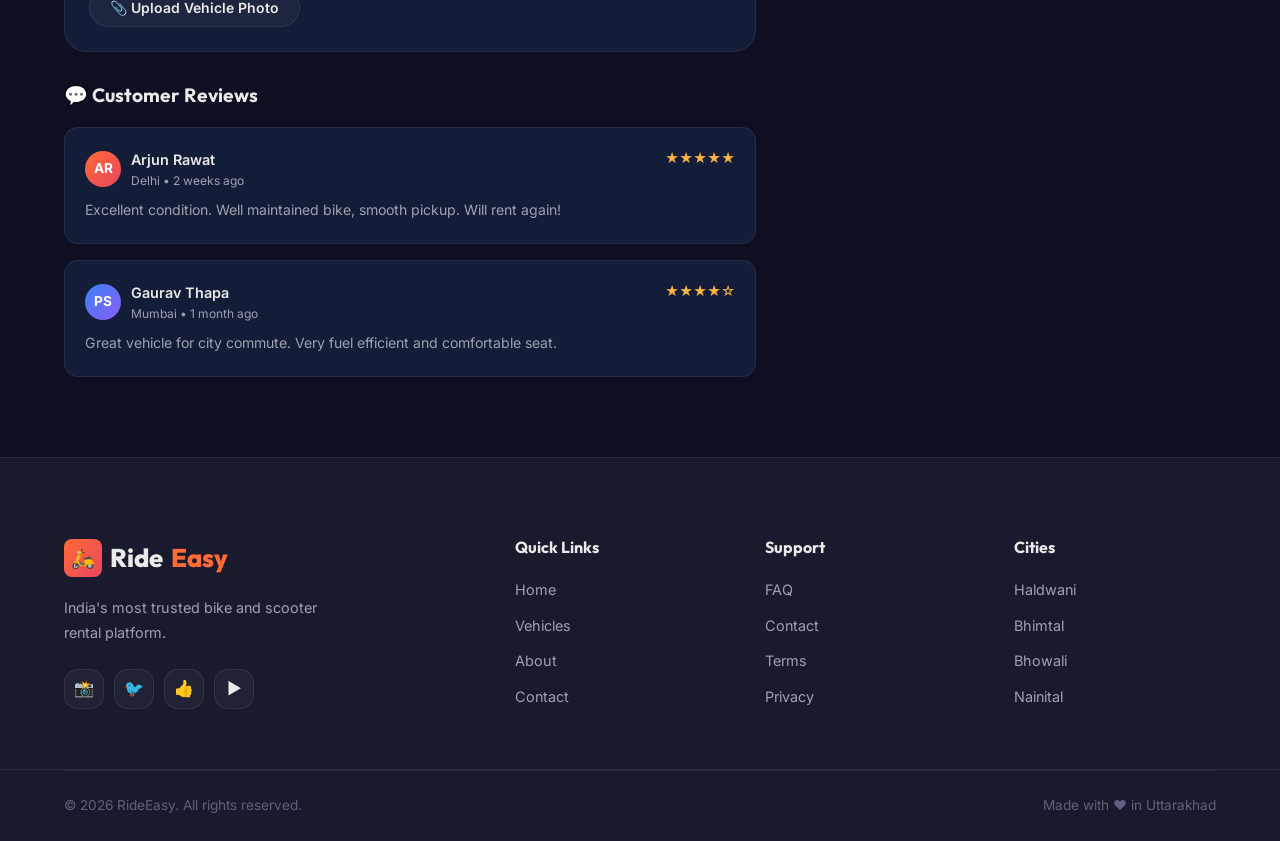
<file: vehicle-detail.html>
<!DOCTYPE html>
<html lang="en">
<head>
  <meta charset="UTF-8" />
  <meta name="viewport" content="width=device-width, initial-scale=1.0" />
  <title>Vehicle Detail – RideEasy</title>
  <meta name="description" content="View full specs, gallery, and book your preferred bike or scooter on RideEasy." />
  <link rel="stylesheet" href="css/style.css" />
  <link rel="stylesheet" href="css/booking.css" />
</head>
<body>

<!-- ═══ NAVBAR ═══ -->
<nav id="navbar">
  <div class="nav-inner">
    <a href="index.html" class="nav-logo"><div class="logo-icon">🛵</div>Ride<span>Easy</span></a>
    <ul class="nav-links">
      <li><a href="index.html">Home</a></li>
      <li><a href="vehicles.html" class="active">Vehicles</a></li>
      <li><a href="about.html">About</a></li>
      <li><a href="contact.html">Contact</a></li>
    </ul>
    <div class="nav-cta"><a href="vehicles.html" class="btn btn-primary btn-sm">🏍️ Rent Now</a></div>
    <div class="hamburger" id="hamburger"><span></span><span></span><span></span></div>
  </div>
</nav>
<nav class="mobile-nav" id="mobile-nav">
  <a href="index.html">🏠 Home</a>
  <a href="vehicles.html">🏍️ Vehicles</a>
  <a href="about.html">ℹ️ About</a>
  <a href="contact.html">📞 Contact</a>
</nav>

<!-- ═══ MAIN ═══ -->
<main style="padding-top: var(--navbar-h);">
  <div class="container" style="padding-top:40px; padding-bottom:80px;">

    <!-- Breadcrumb -->
    <div style="display:flex; align-items:center; gap:8px; font-size:0.85rem; color:var(--text-muted); margin-bottom:28px;">
      <a href="index.html" style="color:var(--text-muted);">Home</a>
      <span>›</span>
      <a href="vehicles.html" style="color:var(--text-muted);">Vehicles</a>
      <span>›</span>
      <span id="vehicle-name" style="color:var(--text);">Loading...</span>
    </div>

    <div class="detail-layout">

      <!-- ── LEFT: Gallery + Info ── -->
      <div>
        <!-- Gallery -->
        <div class="gallery-main">
          <img id="gallery-main-img" src="assets/images/activa.png" alt="Vehicle" />
        </div>
        <div class="gallery-thumbs" id="gallery-thumbs"></div>

        <!-- Vehicle Info -->
        <div class="vehicle-info">
          <div class="vehicle-info-header">
            <div>
              <div style="display:flex; align-items:center; gap:10px; margin-bottom:8px;">
                <span id="vehicle-type" class="badge badge-primary">🛵 Scooter</span>
                <span id="vehicle-availability" class="badge badge-success">✅ Available</span>
              </div>
              <h1 class="vehicle-info-title" id="vehicle-name-h1">Honda Activa 6G</h1>
            </div>
            <div class="vehicle-info-price">
              <div class="big-price" id="vehicle-price">₹40</div>
              <div class="price-note">per hour</div>
            </div>
          </div>

          <div class="vehicle-rating-bar">
            <span class="rating-score" id="vehicle-rating">4.7</span>
            <span class="stars vehicle-stars">★★★★★</span>
            <span class="rating-reviews" id="vehicle-reviews">312 reviews</span>
          </div>

          <!-- Specs Table -->
          <div class="specs-table">
            <div class="spec-row">
              <div class="spec-row-label">⛽ Fuel Type</div>
              <div class="spec-row-value" id="spec-fuel">Petrol</div>
            </div>
            <div class="spec-row">
              <div class="spec-row-label">🔧 Engine</div>
              <div class="spec-row-value" id="spec-engine">109.51cc</div>
            </div>
            <div class="spec-row">
              <div class="spec-row-label">💨 Mileage</div>
              <div class="spec-row-value" id="spec-mileage">60 kmpl</div>
            </div>
            <div class="spec-row">
              <div class="spec-row-label">🏷️ Brand</div>
              <div class="spec-row-value" id="spec-brand">Honda</div>
            </div>
            <div class="spec-row">
              <div class="spec-row-label">📍 City</div>
              <div class="spec-row-value" id="spec-city">Haldwani</div>
            </div>
            <div class="spec-row">
              <div class="spec-row-label">🚘 Category</div>
              <div class="spec-row-value" id="spec-type">Scooter</div>
            </div>
          </div>

          <!-- Features -->
          <h4 style="margin-bottom:12px;">✨ Key Features</h4>
          <div class="features-list" id="vehicle-features"></div>

          <!-- Description -->
          <h4 style="margin-bottom:12px;">📖 About This Vehicle</h4>
          <p class="vehicle-desc" id="vehicle-desc">Loading description...</p>

          <!-- Image Upload Section -->
          <div style="background:var(--surface); border:1px solid var(--border); border-radius:var(--radius-lg); padding:24px; margin-top:16px;">
            <h4 style="margin-bottom:8px;">📸 Vehicle Picture Gallery</h4>
            <p style="font-size:0.88rem; color:var(--text-muted); margin-bottom:16px;">Upload additional photos of the vehicle condition before pickup</p>
            <div style="display:grid; grid-template-columns: repeat(4, 1fr); gap:10px; margin-bottom:16px;" id="pic-preview-grid">
              <div class="pic-slot" onclick="triggerUpload(this)" title="Click to add photo">
                <input type="file" accept="image/*" style="display:none;" onchange="previewPic(this)" />
                <div class="pic-slot-inner">➕<br><span>Add Photo</span></div>
              </div>
            </div>
            <button class="btn btn-ghost btn-sm" onclick="triggerUpload(document.querySelector('.pic-slot'))">📎 Upload Vehicle Photo</button>
          </div>

          <!-- Reviews Section -->
          <div style="margin-top:32px;">
            <h4 style="margin-bottom:20px;">💬 Customer Reviews</h4>
            <div style="display:flex; flex-direction:column; gap:16px;">
              <div style="background:var(--surface); border:1px solid var(--border); border-radius:var(--radius-md); padding:20px;">
                <div style="display:flex; justify-content:space-between; margin-bottom:8px;">
                  <div style="display:flex; align-items:center; gap:10px;">
                    <div style="width:36px;height:36px;border-radius:50%;background:linear-gradient(135deg,var(--primary),var(--accent));display:flex;align-items:center;justify-content:center;font-weight:700;font-size:0.85rem;color:#fff;">AR</div>
                    <div><div style="font-weight:600;font-size:0.9rem;">Arjun Rawat</div><div style="font-size:0.75rem;color:var(--text-muted);">Delhi • 2 weeks ago</div></div>
                  </div>
                  <span style="color:#FFB347;font-size:0.85rem;">★★★★★</span>
                </div>
                <p style="font-size:0.88rem;">Excellent condition. Well maintained bike, smooth pickup. Will rent again!</p>
              </div>
              <div style="background:var(--surface); border:1px solid var(--border); border-radius:var(--radius-md); padding:20px;">
                <div style="display:flex; justify-content:space-between; margin-bottom:8px;">
                  <div style="display:flex; align-items:center; gap:10px;">
                    <div style="width:36px;height:36px;border-radius:50%;background:linear-gradient(135deg,#3b82f6,#8b5cf6);display:flex;align-items:center;justify-content:center;font-weight:700;font-size:0.85rem;color:#fff;">PS</div>
                    <div><div style="font-weight:600;font-size:0.9rem;">Gaurav Thapa</div><div style="font-size:0.75rem;color:var(--text-muted);">Mumbai • 1 month ago</div></div>
                  </div>
                  <span style="color:#FFB347;font-size:0.85rem;">★★★★☆</span>
                </div>
                <p style="font-size:0.88rem;">Great vehicle for city commute. Very fuel efficient and comfortable seat.</p>
              </div>
            </div>
          </div>
        </div>
      </div>

      <!-- ── RIGHT: Booking Sidebar ── -->
      <div class="booking-sidebar">
        <h3>📅 Book This Vehicle</h3>
        <div class="booking-form">
          <div class="date-inputs">
            <div class="form-group">
              <label class="form-label">Pickup Date</label>
              <input type="date" class="form-control" id="pickup-date" />
            </div>
            <div class="form-group">
              <label class="form-label">Return Date</label>
              <input type="date" class="form-control" id="return-date" />
            </div>
          </div>
          <div class="form-group">
            <label class="form-label">⏰ Pickup Time</label>
            <input type="time" class="form-control" id="pickup-time" value="09:00" />
          </div>

          <div class="duration-badge">
            <span class="label">⏱️ Duration</span>
            <span class="value" id="duration-display">24 hour(s)</span>
          </div>

          <div class="price-breakdown">
            <div class="price-row"><span>Base Price</span><span id="base-price">₹960</span></div>
            <div class="price-row"><span>Service Fee (10%)</span><span id="service-fee">₹96</span></div>
            <div class="price-row"><span>Insurance</span><span id="insurance-fee">₹50</span></div>
            <div class="price-total-row"><span>Total</span><span class="total-amount" id="total-price">₹1,106</span></div>
          </div>

          <button class="book-now-btn" id="book-now-btn">
            🏍️ Book Now – Pay at Pickup
          </button>
          <div class="booking-guarantee">🛡️ Free cancellation up to 2 hours before pickup</div>
        </div>

        <!-- Quick Info -->
        <div style="margin-top:20px; padding-top:20px; border-top:1px solid var(--border); display:flex; flex-direction:column; gap:10px;">
          <div style="display:flex; align-items:center; gap:8px; font-size:0.85rem; color:var(--text-muted);">✅ No security deposit required</div>
          <div style="display:flex; align-items:center; gap:8px; font-size:0.85rem; color:var(--text-muted);">⛽ Fuel included for first 50 km</div>
          <div style="display:flex; align-items:center; gap:8px; font-size:0.85rem; color:var(--text-muted);">📞 24/7 roadside assistance</div>
          <div style="display:flex; align-items:center; gap:8px; font-size:0.85rem; color:var(--text-muted);">🛡️ Full insurance coverage</div>
        </div>
      </div>
    </div>
  </div>
</main>

<!-- ═══ FOOTER ═══ -->
<footer id="footer">
  <div class="container">
    <div class="footer-grid">
      <div class="footer-brand">
        <a href="index.html" class="nav-logo"><div class="logo-icon">🛵</div>Ride<span>Easy</span></a>
        <p>India's most trusted bike and scooter rental platform.</p>
        <div class="social-links">
          <a href="#" class="social-link">📸</a><a href="#" class="social-link">🐦</a>
          <a href="#" class="social-link">👍</a><a href="#" class="social-link">▶️</a>
        </div>
      </div>
      <div class="footer-col"><h4>Quick Links</h4><ul>
        <li><a href="index.html">Home</a></li><li><a href="vehicles.html">Vehicles</a></li>
        <li><a href="about.html">About</a></li><li><a href="contact.html">Contact</a></li>
      </ul></div>
      <div class="footer-col"><h4>Support</h4><ul>
        <li><a href="contact.html">FAQ</a></li><li><a href="contact.html">Contact</a></li>
        <li><a href="#">Terms</a></li><li><a href="#">Privacy</a></li>
      </ul></div>
      <div class="footer-col"><h4>Cities</h4><ul>
        <li><a href="vehicles.html">Haldwani</a></li><li><a href="vehicles.html">Bhimtal</a></li>
        <li><a href="vehicles.html">Bhowali</a></li><li><a href="vehicles.html">Nainital</a></li>
      </ul></div>
    </div>
  </div>
  <div class="divider"></div>
  <div class="container"><div class="footer-bottom">
    <span>© 2026 RideEasy. All rights reserved.</span>
    <span>Made with ❤️ in Uttarakhad</span>
  </div></div>
</footer>

<script src="js/main.js"></script>
<script src="js/vehicle-detail.js"></script>
<script>
  // Pic slot styles
  const style = document.createElement('style');
  style.textContent = `
    .pic-slot { cursor:pointer; border:2px dashed var(--border); border-radius:var(--radius-md);
      aspect-ratio:1; display:flex; align-items:center; justify-content:center;
      transition:var(--transition-fast); overflow:hidden; }
    .pic-slot:hover { border-color:var(--primary); }
    .pic-slot-inner { text-align:center; font-size:0.72rem; color:var(--text-faint); }
    .pic-slot img { width:100%; height:100%; object-fit:cover; }
  `;
  document.head.appendChild(style);

  function triggerUpload(slotEl) {
    const input = slotEl?.querySelector('input[type="file"]');
    if (input) input.click();
  }

  function previewPic(input) {
    const file = input.files[0];
    if (!file) return;
    const reader = new FileReader();
    reader.onload = (e) => {
      const slot = input.closest('.pic-slot');
      slot.innerHTML = `<img src="${e.target.result}" alt="Vehicle photo" />`;

      // Add a new empty slot
      const grid = document.getElementById('pic-preview-grid');
      if (grid.querySelectorAll('.pic-slot').length < 8) {
        const newSlot = document.createElement('div');
        newSlot.className = 'pic-slot';
        newSlot.setAttribute('onclick', 'triggerUpload(this)');
        newSlot.title = 'Click to add photo';
        newSlot.innerHTML = `<input type="file" accept="image/*" style="display:none;" onchange="previewPic(this)" /><div class="pic-slot-inner">➕<br><span>Add Photo</span></div>`;
        grid.appendChild(newSlot);
      }
      showToast('Photo added successfully! 📸', 'success');
    };
    reader.readAsDataURL(file);
  }
  window.triggerUpload = triggerUpload;
  window.previewPic = previewPic;

  // Sync title
  document.addEventListener('DOMContentLoaded', () => {
    const name = document.getElementById('vehicle-name-h1');
    const breadcrumb = document.getElementById('vehicle-name');
    if (name && breadcrumb) {
      const obs = new MutationObserver(() => {
        breadcrumb.textContent = name.textContent;
      });
      obs.observe(name, { childList: true, subtree: true, characterData: true });
    }
  });
</script>
</body>
</html>
</file>
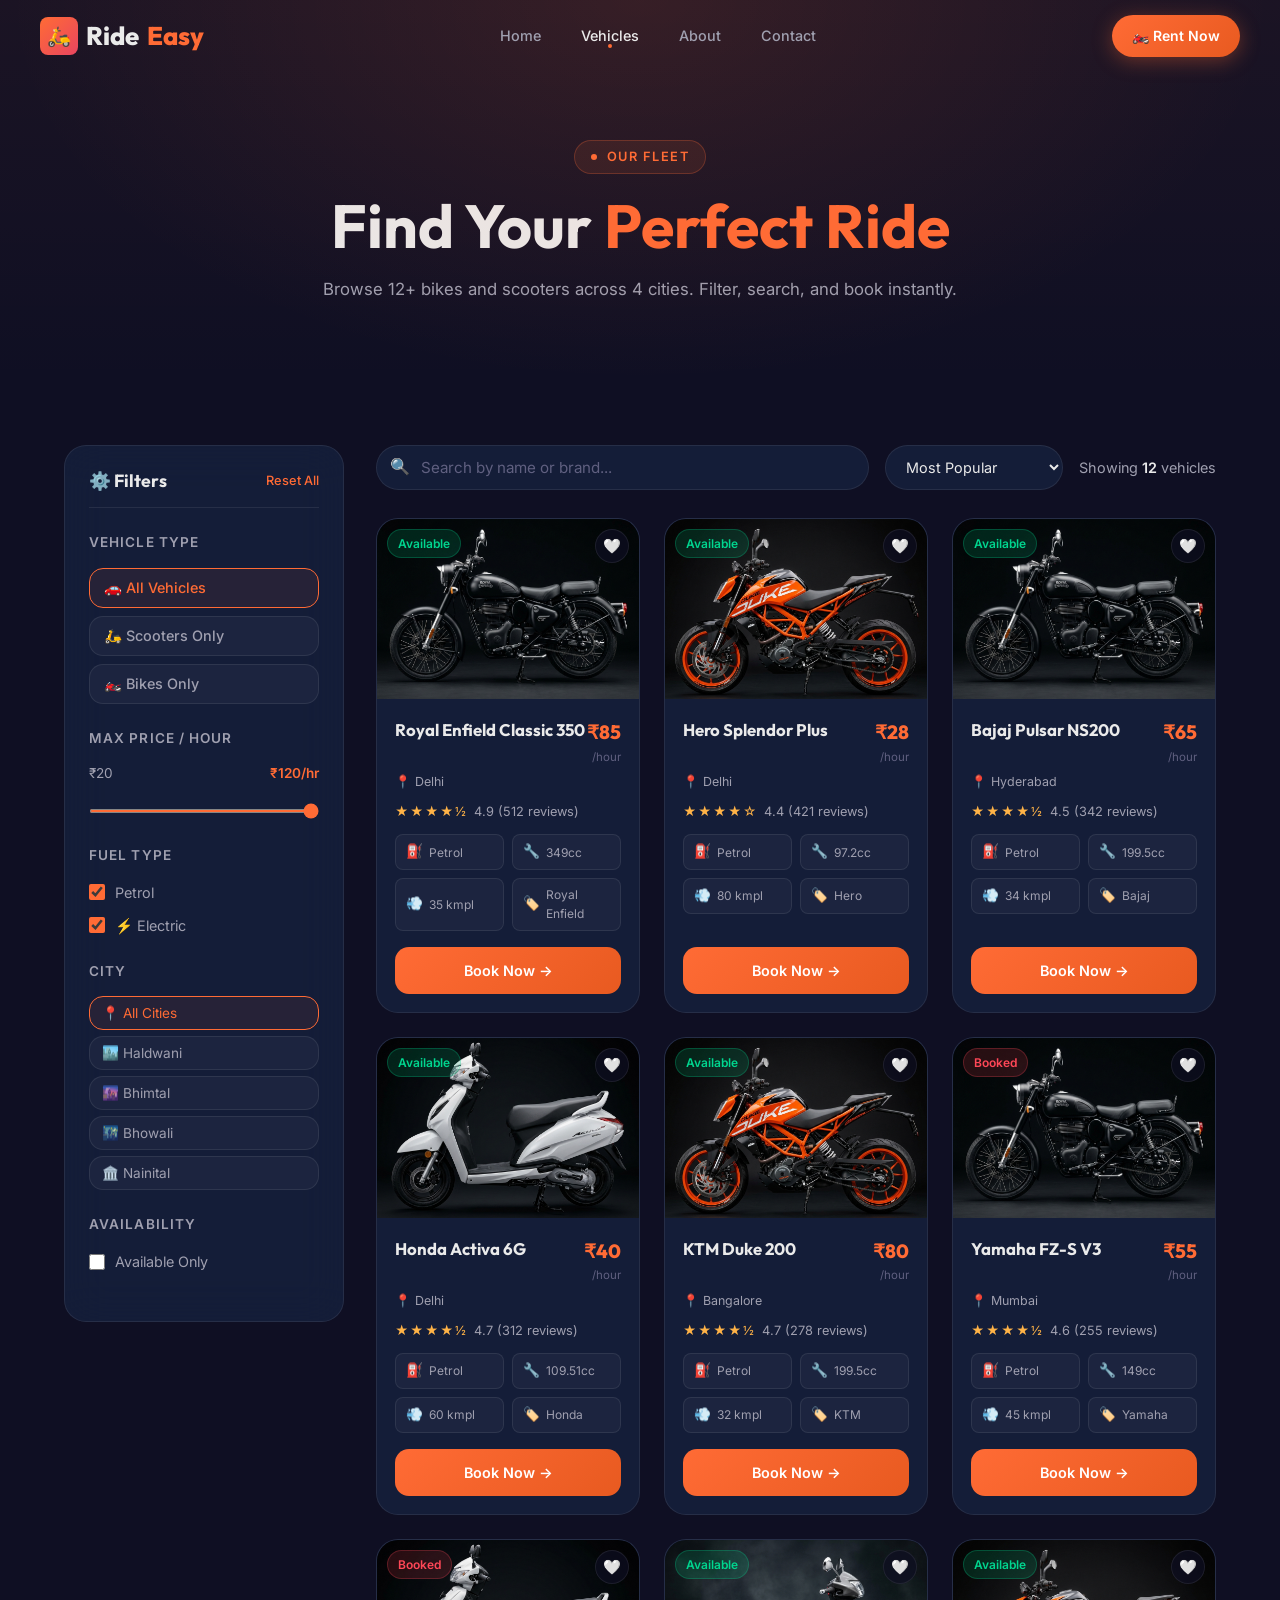
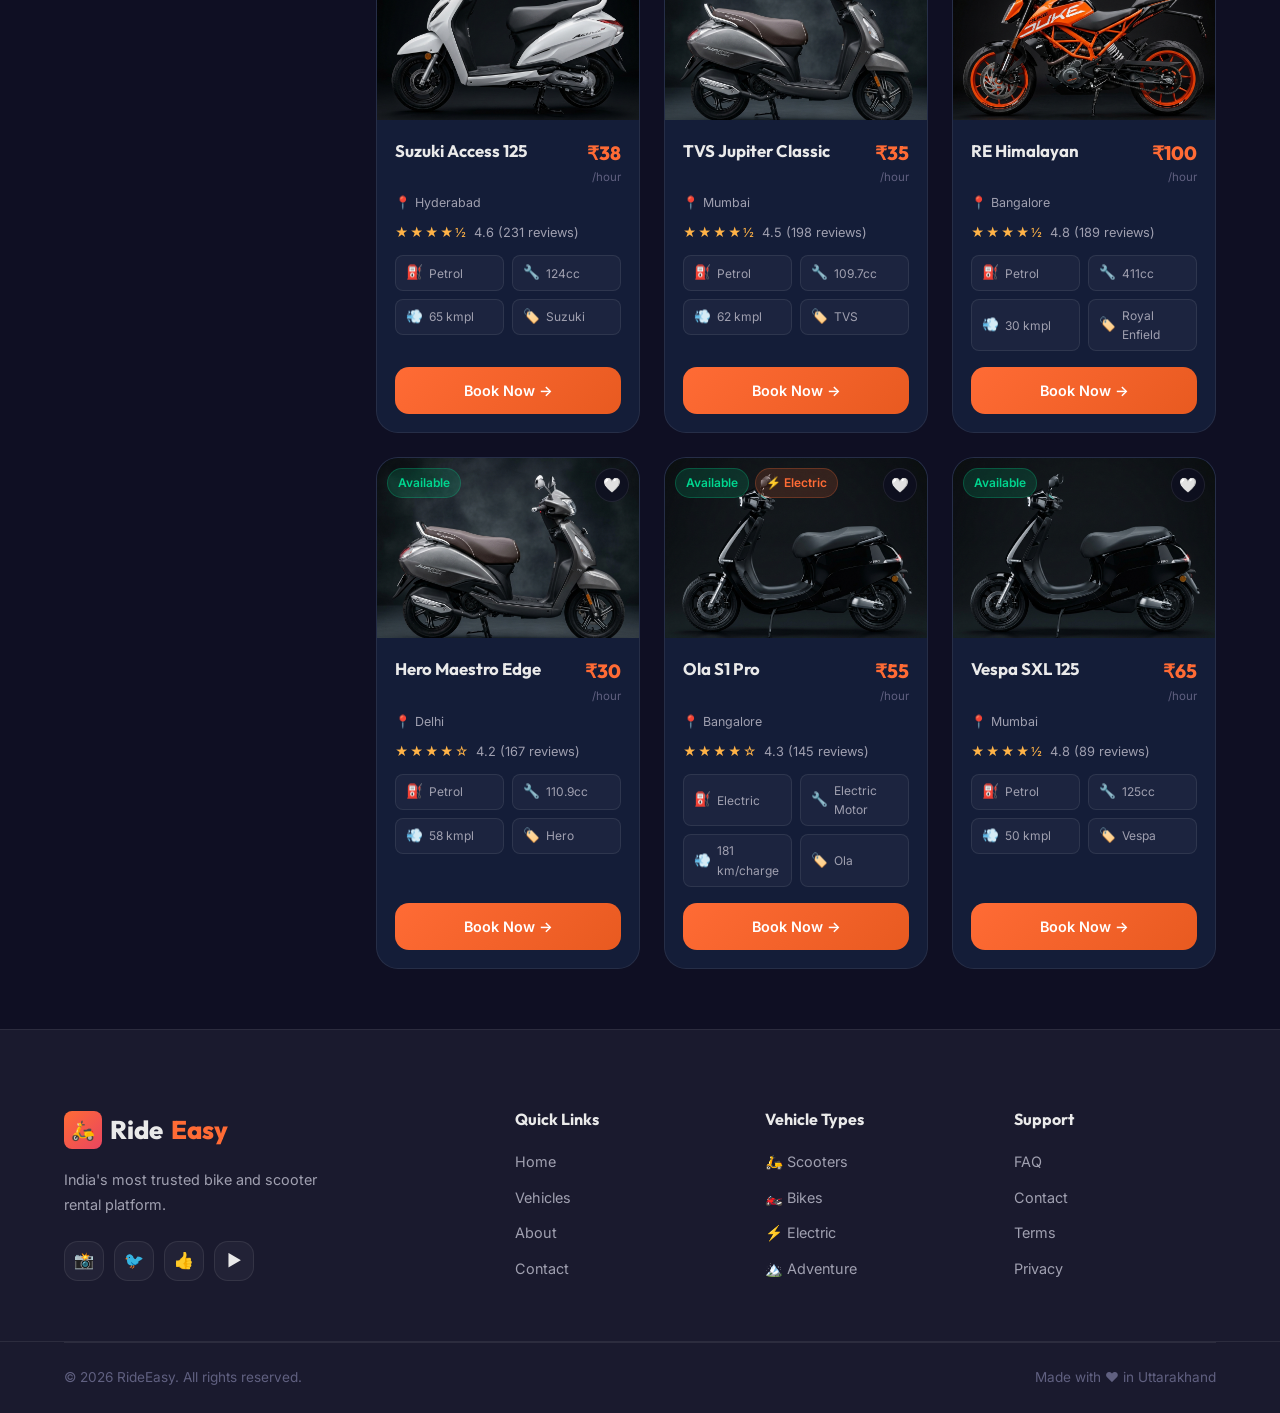
<file: vehicles.html>
<!DOCTYPE html>
<html lang="en">
<head>
  <meta charset="UTF-8" />
  <meta name="viewport" content="width=device-width, initial-scale=1.0" />
  <title>Browse Vehicles – RideEasy</title>
  <meta name="description" content="Browse 100+ bikes and scooters available for rent. Filter by type, city, price and availability. Instant booking." />
  <link rel="stylesheet" href="css/style.css" />
  <link rel="stylesheet" href="css/vehicles.css" />
</head>
<body>

<!-- ═══ NAVBAR ═══ -->
<nav id="navbar">
  <div class="nav-inner">
    <a href="index.html" class="nav-logo"><div class="logo-icon">🛵</div>Ride<span>Easy</span></a>
    <ul class="nav-links">
      <li><a href="index.html">Home</a></li>
      <li><a href="vehicles.html" class="active">Vehicles</a></li>
      <li><a href="about.html">About</a></li>
      <li><a href="contact.html">Contact</a></li>
    </ul>
    <div class="nav-cta"><a href="vehicles.html" class="btn btn-primary btn-sm">🏍️ Rent Now</a></div>
    <div class="hamburger" id="hamburger"><span></span><span></span><span></span></div>
  </div>
</nav>
<nav class="mobile-nav" id="mobile-nav">
  <a href="index.html">🏠 Home</a>
  <a href="vehicles.html">🏍️ Vehicles</a>
  <a href="about.html">ℹ️ About</a>
  <a href="contact.html">📞 Contact</a>
  <a href="vehicles.html" class="btn btn-primary" style="text-align:center;margin-top:8px;">Rent Now</a>
</nav>

<!-- ═══ PAGE HERO ═══ -->
<div class="page-hero">
  <div class="container">
    <span class="section-label">Our Fleet</span>
    <h1>Find Your <span style="color:var(--primary);">Perfect Ride</span></h1>
    <p style="color:var(--text-muted); margin-top:12px; font-size:1.05rem;">Browse 12+ bikes and scooters across 4 cities. Filter, search, and book instantly.</p>
    <!-- Mobile filter toggle -->
    <button class="btn btn-ghost btn-sm" id="mobile-filter-toggle" style="margin-top:20px;display:none;" onclick="document.getElementById('filter-sidebar').classList.toggle('mobile-open')">
      ⚙️ Show Filters
    </button>
  </div>
</div>

<!-- ═══ MAIN CONTENT ═══ -->
<section class="section-sm">
  <div class="container">
    <div class="vehicles-page-layout">

      <!-- ── FILTER SIDEBAR ── -->
      <aside class="filter-sidebar" id="filter-sidebar">
        <div class="filter-header">
          <h3>⚙️ Filters</h3>
          <button class="filter-reset" id="filter-reset">Reset All</button>
        </div>

        <div class="filter-section">
          <div class="filter-section-title">Vehicle Type</div>
          <div class="filter-types">
            <button class="filter-type-btn active" data-type="all">🚗 All Vehicles</button>
            <button class="filter-type-btn" data-type="scooter">🛵 Scooters Only</button>
            <button class="filter-type-btn" data-type="bike">🏍️ Bikes Only</button>
          </div>
        </div>

        <div class="filter-section">
          <div class="filter-section-title">Max Price / Hour</div>
          <div class="price-range-display">
            <span>₹20</span>
            <span class="price-val" id="price-val">₹120/hr</span>
          </div>
          <input type="range" id="price-slider" min="20" max="120" value="120" step="5" />
        </div>

        <div class="filter-section">
          <div class="filter-section-title">Fuel Type</div>
          <div class="filter-checkboxes">
            <label class="filter-checkbox"><input type="checkbox" value="Petrol" onchange="applyFuelFilter()" checked /> Petrol</label>
            <label class="filter-checkbox"><input type="checkbox" value="Electric" onchange="applyFuelFilter()" checked /> ⚡ Electric</label>
          </div>
        </div>

        <div class="filter-section">
          <div class="filter-section-title">City</div>
          <div class="filter-cities">
            <button class="filter-city-chip active" data-city="all">📍 All Cities</button>
            <button class="filter-city-chip" data-city="Haldwani">🏙️ Haldwani</button>
            <button class="filter-city-chip" data-city="Bhimtal">🌆 Bhimtal</button>
            <button class="filter-city-chip" data-city="Nainital">🌃 Bhowali</button>
            <button class="filter-city-chip" data-city="Bhowali">🏛️ Nainital</button>
          </div>
        </div>

        <div class="filter-section">
          <div class="filter-section-title">Availability</div>
          <div class="filter-checkboxes">
            <label class="filter-checkbox"><input type="checkbox" id="avail-filter" onchange="applyFuelFilter()" /> Available Only</label>
          </div>
        </div>
      </aside>

      <!-- ── VEHICLES LISTING ── -->
      <div>
        <div class="vehicles-top-bar">
          <div class="search-wrapper">
            <span class="search-icon">🔍</span>
            <input type="text" class="search-input" id="search-input" placeholder="Search by name or brand..." />
          </div>
          <select class="sort-select" id="sort-select">
            <option value="popular">Most Popular</option>
            <option value="price-asc">Price: Low to High</option>
            <option value="price-desc">Price: High to Low</option>
            <option value="rating">Top Rated</option>
          </select>
          <span class="results-count" id="results-count">Showing <span>12</span> vehicles</span>
        </div>

        <div class="vehicles-main-grid" id="vehicles-grid">
          <!-- Populated by vehicles.js -->
          <div style="grid-column:1/-1; text-align:center; padding:60px; color:var(--text-muted);">
            <div class="spinner"></div>
            <p style="margin-top:16px;">Loading vehicles...</p>
          </div>
        </div>
      </div>
    </div>
  </div>
</section>

<!-- ═══ FOOTER ═══ -->
<footer id="footer">
  <div class="container">
    <div class="footer-grid">
      <div class="footer-brand">
        <a href="index.html" class="nav-logo"><div class="logo-icon">🛵</div>Ride<span>Easy</span></a>
        <p>India's most trusted bike and scooter rental platform.</p>
        <div class="social-links">
          <a href="#" class="social-link">📸</a><a href="#" class="social-link">🐦</a>
          <a href="#" class="social-link">👍</a><a href="#" class="social-link">▶️</a>
        </div>
      </div>
      <div class="footer-col"><h4>Quick Links</h4><ul>
        <li><a href="index.html">Home</a></li><li><a href="vehicles.html">Vehicles</a></li>
        <li><a href="about.html">About</a></li><li><a href="contact.html">Contact</a></li>
      </ul></div>
      <div class="footer-col"><h4>Vehicle Types</h4><ul>
        <li><a href="vehicles.html">🛵 Scooters</a></li><li><a href="vehicles.html">🏍️ Bikes</a></li>
        <li><a href="vehicles.html">⚡ Electric</a></li><li><a href="vehicles.html">🏔️ Adventure</a></li>
      </ul></div>
      <div class="footer-col"><h4>Support</h4><ul>
        <li><a href="contact.html">FAQ</a></li><li><a href="contact.html">Contact</a></li>
        <li><a href="#">Terms</a></li><li><a href="#">Privacy</a></li>
      </ul></div>
    </div>
  </div>
  <div class="divider"></div>
  <div class="container"><div class="footer-bottom">
    <span>© 2026 RideEasy. All rights reserved.</span>
    <span>Made with ❤️ in Uttarakhand</span>
  </div></div>
</footer>

<script src="js/main.js"></script>
<script src="js/vehicles.js"></script>
<script>
  // Mobile filter toggle visibility
  if (window.innerWidth < 900) {
    document.getElementById('mobile-filter-toggle').style.display = 'inline-flex';
  }
  // Check URL params for city pre-filter
  const params = new URLSearchParams(window.location.search);
  const cityParam = params.get('city');
  if (cityParam) {
    const cityBtn = document.querySelector(`[data-city="${cityParam}"]`);
    if (cityBtn) setTimeout(() => cityBtn.click(), 100);
  }
  // Fuel / Avail filter (handled in vehicles.js applyFilters, this exposes the hook)
  function applyFuelFilter() { /* triggers re-render via vehicles.js */ }
</script>
</body>
</html>
</file>
<file: css/style.css>
/* ===================================================
   RideEasy – Global Stylesheet
   Design Tokens, Reset, Components, Utilities
=================================================== */

@import url('https://fonts.googleapis.com/css2?family=Inter:wght@300;400;500;600;700&family=Outfit:wght@400;500;600;700;800;900&display=swap');

/* ── Design Tokens ── */
:root {
  --primary:       #FF6B35;
  --primary-dark:  #e85a20;
  --primary-light: #ff8c5e;
  --secondary:     #1A1A2E;
  --accent:        #E94560;
  --bg:            #0F0F23;
  --bg-2:          #16213E;
  --bg-3:          #1a2a4a;
  --surface:       rgba(22, 33, 62, 0.8);
  --surface-2:     rgba(255,255,255,0.04);
  --border:        rgba(255,255,255,0.08);
  --border-glow:   rgba(255,107,53,0.3);
  --text:          #EAEAEA;
  --text-muted:    #A0A0B0;
  --text-faint:    #606080;
  --success:       #00D68F;
  --warning:       #FFB347;
  --error:         #FF4757;

  --font-head:   'Outfit', sans-serif;
  --font-body:   'Inter', sans-serif;

  --radius-sm:   8px;
  --radius-md:   14px;
  --radius-lg:   22px;
  --radius-xl:   32px;
  --radius-full: 9999px;

  --shadow-sm:   0 2px 12px rgba(0,0,0,0.3);
  --shadow-md:   0 8px 32px rgba(0,0,0,0.45);
  --shadow-lg:   0 20px 60px rgba(0,0,0,0.6);
  --shadow-glow: 0 0 30px rgba(255,107,53,0.25);

  --transition: 0.3s cubic-bezier(0.4, 0, 0.2, 1);
  --transition-fast: 0.15s ease;

  --navbar-h: 72px;
}

/* ── Reset ── */
*, *::before, *::after { box-sizing: border-box; margin: 0; padding: 0; }
html { scroll-behavior: smooth; font-size: 16px; }
body {
  font-family: var(--font-body);
  background-color: var(--bg);
  color: var(--text);
  line-height: 1.6;
  overflow-x: hidden;
  -webkit-font-smoothing: antialiased;
}
img { max-width: 100%; display: block; }
a { text-decoration: none; color: inherit; }
ul { list-style: none; }
button { cursor: pointer; border: none; background: none; font-family: var(--font-body); }
input, select, textarea { font-family: var(--font-body); }

/* ── Scrollbar ── */
::-webkit-scrollbar { width: 6px; }
::-webkit-scrollbar-track { background: var(--bg); }
::-webkit-scrollbar-thumb { background: var(--primary); border-radius: var(--radius-full); }

/* ── Typography ── */
h1, h2, h3, h4, h5, h6 { font-family: var(--font-head); font-weight: 700; line-height: 1.2; }
h1 { font-size: clamp(2.2rem, 5vw, 3.8rem); }
h2 { font-size: clamp(1.8rem, 4vw, 2.8rem); }
h3 { font-size: clamp(1.3rem, 3vw, 1.8rem); }
h4 { font-size: 1.2rem; }
p  { color: var(--text-muted); line-height: 1.75; }

/* ── Layout ── */
.container { max-width: 1200px; margin: 0 auto; padding: 0 24px; }
.section { padding: 100px 0; }
.section-sm { padding: 60px 0; }

/* ── Section Labels ── */
.section-label {
  display: inline-flex; align-items: center; gap: 10px;
  background: rgba(255,107,53,0.1);
  border: 1px solid rgba(255,107,53,0.25);
  color: var(--primary);
  font-size: 0.8rem; font-weight: 600; letter-spacing: 0.12em; text-transform: uppercase;
  padding: 6px 16px; border-radius: var(--radius-full);
  margin-bottom: 16px;
}
.section-label::before {
  content: ''; width: 6px; height: 6px;
  background: var(--primary); border-radius: 50%;
  animation: pulse-dot 1.5s infinite;
}
@keyframes pulse-dot {
  0%,100% { opacity: 1; transform: scale(1); }
  50% { opacity: 0.5; transform: scale(1.4); }
}

.section-title { margin-bottom: 12px; }
.section-title span { color: var(--primary); }
.section-subtitle { color: var(--text-muted); font-size: 1.05rem; max-width: 560px; }
.section-header { text-align: center; margin-bottom: 60px; }
.section-header .section-subtitle { margin: 0 auto; }

/* ── Buttons ── */
.btn {
  display: inline-flex; align-items: center; gap: 8px;
  padding: 14px 28px; border-radius: var(--radius-full);
  font-weight: 600; font-size: 0.95rem;
  transition: var(--transition); position: relative; overflow: hidden;
}
.btn::before {
  content: ''; position: absolute; inset: 0;
  background: rgba(255,255,255,0.1);
  transform: translateX(-100%); transition: var(--transition);
}
.btn:hover::before { transform: translateX(0); }

.btn-primary {
  background: linear-gradient(135deg, var(--primary), var(--primary-dark));
  color: #fff; box-shadow: 0 4px 20px rgba(255,107,53,0.35);
}
.btn-primary:hover {
  transform: translateY(-2px);
  box-shadow: 0 8px 32px rgba(255,107,53,0.5);
}

.btn-outline {
  background: transparent;
  border: 2px solid var(--border);
  color: var(--text);
  backdrop-filter: blur(8px);
}
.btn-outline:hover {
  border-color: var(--primary);
  color: var(--primary);
  transform: translateY(-2px);
}

.btn-ghost {
  background: var(--surface-2);
  border: 1px solid var(--border);
  color: var(--text);
}
.btn-ghost:hover { background: rgba(255,107,53,0.1); border-color: var(--border-glow); color: var(--primary); }

.btn-sm { padding: 10px 20px; font-size: 0.875rem; }
.btn-lg { padding: 18px 36px; font-size: 1.05rem; }
.btn-icon { width: 44px; height: 44px; padding: 0; justify-content: center; border-radius: var(--radius-full); }

/* ── Glass Card ── */
.glass-card {
  background: var(--surface);
  border: 1px solid var(--border);
  border-radius: var(--radius-lg);
  backdrop-filter: blur(20px);
  -webkit-backdrop-filter: blur(20px);
  transition: var(--transition);
}
.glass-card:hover {
  border-color: var(--border-glow);
  box-shadow: var(--shadow-glow);
  transform: translateY(-4px);
}

/* ── Badges ── */
.badge {
  display: inline-flex; align-items: center; gap: 4px;
  padding: 4px 10px; border-radius: var(--radius-full);
  font-size: 0.75rem; font-weight: 600;
}
.badge-primary { background: rgba(255,107,53,0.15); color: var(--primary); border: 1px solid rgba(255,107,53,0.25); }
.badge-success { background: rgba(0,214,143,0.15); color: var(--success); border: 1px solid rgba(0,214,143,0.25); }
.badge-warning { background: rgba(255,179,71,0.15); color: var(--warning); border: 1px solid rgba(255,179,71,0.25); }
.badge-error { background: rgba(255,71,87,0.15); color: var(--error); border: 1px solid rgba(255,71,87,0.25); }

/* ── Stars ── */
.stars { color: #FFB347; letter-spacing: 2px; font-size: 0.9rem; }

/* ── Input Fields ── */
.form-group { display: flex; flex-direction: column; gap: 8px; }
.form-label {
  font-size: 0.875rem; font-weight: 500; color: var(--text-muted);
}
.form-control {
  width: 100%;
  background: var(--surface-2);
  border: 1px solid var(--border);
  border-radius: var(--radius-md);
  padding: 12px 16px;
  color: var(--text);
  font-size: 0.95rem;
  transition: var(--transition-fast);
  outline: none;
}
.form-control:focus { border-color: var(--primary); box-shadow: 0 0 0 3px rgba(255,107,53,0.15); }
.form-control::placeholder { color: var(--text-faint); }
select.form-control option { background: var(--bg-2); }

/* ── Navbar ── */
#navbar {
  position: fixed; top: 0; left: 0; right: 0; z-index: 1000;
  height: var(--navbar-h);
  display: flex; align-items: center;
  padding: 0 40px;
  transition: var(--transition);
}
#navbar.scrolled {
  background: rgba(15,15,35,0.95);
  backdrop-filter: blur(20px);
  -webkit-backdrop-filter: blur(20px);
  border-bottom: 1px solid var(--border);
  box-shadow: var(--shadow-md);
}
.nav-inner {
  display: flex; align-items: center; justify-content: space-between;
  width: 100%; max-width: 1200px; margin: 0 auto;
}
.nav-logo {
  font-family: var(--font-head); font-size: 1.6rem; font-weight: 800;
  display: flex; align-items: center; gap: 8px;
}
.nav-logo .logo-icon {
  width: 38px; height: 38px;
  background: linear-gradient(135deg, var(--primary), var(--accent));
  border-radius: var(--radius-sm);
  display: flex; align-items: center; justify-content: center;
  font-size: 1.2rem;
}
.nav-logo span { color: var(--primary); }

.nav-links {
  display: flex; align-items: center; gap: 8px;
}
.nav-links a {
  padding: 8px 16px;
  border-radius: var(--radius-full);
  font-size: 0.9rem; font-weight: 500;
  color: var(--text-muted);
  transition: var(--transition-fast);
  position: relative;
}
.nav-links a:hover, .nav-links a.active { color: var(--text); }
.nav-links a.active::after {
  content: ''; position: absolute; bottom: 4px; left: 50%; transform: translateX(-50%);
  width: 4px; height: 4px; border-radius: 50%; background: var(--primary);
}

.nav-cta { display: flex; align-items: center; gap: 12px; }

.hamburger {
  display: none; flex-direction: column; gap: 5px;
  width: 32px; cursor: pointer;
}
.hamburger span {
  display: block; height: 2px; background: var(--text);
  border-radius: 2px; transition: var(--transition);
}
.hamburger.open span:nth-child(1) { transform: translateY(7px) rotate(45deg); }
.hamburger.open span:nth-child(2) { opacity: 0; transform: scaleX(0); }
.hamburger.open span:nth-child(3) { transform: translateY(-7px) rotate(-45deg); }

/* ── Mobile Nav ── */
.mobile-nav {
  display: none;
  position: fixed; top: var(--navbar-h); left: 0; right: 0; z-index: 999;
  background: rgba(15,15,35,0.98);
  backdrop-filter: blur(20px);
  border-bottom: 1px solid var(--border);
  padding: 24px;
  flex-direction: column; gap: 8px;
  transform: translateY(-10px); opacity: 0;
  transition: var(--transition);
}
.mobile-nav.open { display: flex; transform: translateY(0); opacity: 1; }
.mobile-nav a {
  padding: 12px 16px; border-radius: var(--radius-md);
  font-weight: 500; color: var(--text-muted);
  transition: var(--transition-fast);
}
.mobile-nav a:hover { background: var(--surface-2); color: var(--text); }

/* ── Footer ── */
#footer {
  background: var(--secondary);
  border-top: 1px solid var(--border);
  padding: 80px 0 0;
}
.footer-grid {
  display: grid;
  grid-template-columns: 2fr 1fr 1fr 1fr;
  gap: 48px;
  padding-bottom: 60px;
}
.footer-brand .nav-logo { margin-bottom: 16px; }
.footer-brand p { font-size: 0.9rem; max-width: 280px; margin-bottom: 24px; }
.social-links { display: flex; gap: 10px; }
.social-link {
  width: 40px; height: 40px;
  background: var(--surface-2);
  border: 1px solid var(--border);
  border-radius: var(--radius-md);
  display: flex; align-items: center; justify-content: center;
  font-size: 1rem;
  transition: var(--transition-fast);
}
.social-link:hover { background: rgba(255,107,53,0.15); border-color: var(--border-glow); }
.footer-col h4 { font-size: 1rem; margin-bottom: 20px; color: var(--text); }
.footer-col ul { display: flex; flex-direction: column; gap: 10px; }
.footer-col ul a { font-size: 0.9rem; color: var(--text-muted); transition: var(--transition-fast); }
.footer-col ul a:hover { color: var(--primary); padding-left: 4px; }
.footer-bottom {
  border-top: 1px solid var(--border);
  padding: 24px 0;
  display: flex; align-items: center; justify-content: space-between;
  font-size: 0.85rem; color: var(--text-faint);
}

/* ── Page Hero (for inner pages) ── */
.page-hero {
  padding: 140px 0 80px;
  background: linear-gradient(180deg, rgba(255,107,53,0.05) 0%, transparent 100%);
  position: relative; overflow: hidden;
  text-align: center;
}
.page-hero::before {
  content: ''; position: absolute; inset: 0;
  background: radial-gradient(ellipse at 50% 0%, rgba(255,107,53,0.12) 0%, transparent 70%);
  pointer-events: none;
}

/* ── Toast Notification ── */
#toast-container {
  position: fixed; bottom: 24px; right: 24px;
  z-index: 9999; display: flex; flex-direction: column; gap: 10px;
}
.toast {
  background: var(--bg-2); border: 1px solid var(--border);
  border-radius: var(--radius-md); padding: 14px 18px;
  display: flex; align-items: center; gap: 10px;
  box-shadow: var(--shadow-md); min-width: 260px;
  animation: slide-in 0.3s ease forwards;
}
.toast.success { border-color: rgba(0,214,143,0.3); }
.toast.error   { border-color: rgba(255,71,87,0.3); }
@keyframes slide-in { from { transform: translateX(100%); opacity: 0; } to { transform: translateX(0); opacity: 1; } }

/* ── Divider ── */
.divider { height: 1px; background: var(--border); margin: 0; }

/* ── Loading Spinner ── */
.spinner {
  width: 20px; height: 20px;
  border: 2px solid rgba(255,255,255,0.2);
  border-top-color: var(--primary);
  border-radius: 50%;
  animation: spin 0.7s linear infinite;
  display: inline-block;
}
@keyframes spin { to { transform: rotate(360deg); } }

/* ── Gradient Text ── */
.gradient-text {
  background: linear-gradient(135deg, var(--primary), var(--accent));
  -webkit-background-clip: text;
  -webkit-text-fill-color: transparent;
  background-clip: text;
}

/* ── Animations ── */
.fade-up {
  opacity: 0; transform: translateY(30px);
  transition: opacity 0.6s ease, transform 0.6s ease;
}
.fade-up.visible { opacity: 1; transform: translateY(0); }

/* ── Responsive ── */
@media (max-width: 1024px) {
  .footer-grid { grid-template-columns: 1fr 1fr; }
}
@media (max-width: 768px) {
  :root { --navbar-h: 64px; }
  #navbar { padding: 0 20px; }
  .nav-links, .nav-cta { display: none; }
  .hamburger { display: flex; }
  .section { padding: 70px 0; }
  .footer-grid { grid-template-columns: 1fr; gap: 32px; }
  .footer-bottom { flex-direction: column; gap: 8px; text-align: center; }
}
</file>
<file: css/home.css>
/* ===================================================
   RideEasy – Home Page Styles
=================================================== */

/* ── Hero ── */
.hero {
  min-height: 100vh;
  position: relative;
  display: flex; align-items: center;
  overflow: hidden;
}
.hero-bg {
  position: absolute; inset: 0; z-index: 0;
}
.hero-bg img {
  width: 100%; height: 100%; object-fit: cover;
  opacity: 0.25;
}
.hero-bg::after {
  content: '';
  position: absolute; inset: 0;
  background: linear-gradient(
    135deg,
    rgba(15,15,35,0.92) 0%,
    rgba(26,26,46,0.75) 50%,
    rgba(15,15,35,0.92) 100%
  );
}
/* Animated particles */
.particles {
  position: absolute; inset: 0; z-index: 1; overflow: hidden; pointer-events: none;
}
.particle {
  position: absolute;
  border-radius: 50%;
  background: radial-gradient(circle, rgba(255,107,53,0.6), transparent);
  animation: float-particle linear infinite;
}
@keyframes float-particle {
  0% { transform: translateY(100vh) scale(0); opacity: 0; }
  10% { opacity: 1; }
  90% { opacity: 0.3; }
  100% { transform: translateY(-100px) scale(1); opacity: 0; }
}

.hero-content {
  position: relative; z-index: 2;
  max-width: 1200px; margin: 0 auto;
  padding: 0 24px;
  display: grid;
  grid-template-columns: 1fr 1fr;
  gap: 80px;
  align-items: center;
  width: 100%;
  padding-top: var(--navbar-h);
}

.hero-text .eyebrow {
  display: inline-flex; align-items: center; gap: 10px;
  background: rgba(255,107,53,0.1);
  border: 1px solid rgba(255,107,53,0.25);
  color: var(--primary);
  font-size: 0.8rem; font-weight: 600; letter-spacing: 0.1em; text-transform: uppercase;
  padding: 6px 18px; border-radius: var(--radius-full);
  margin-bottom: 24px;
  animation: fade-in-down 0.8s ease both;
}
@keyframes fade-in-down {
  from { opacity: 0; transform: translateY(-20px); }
  to   { opacity: 1; transform: translateY(0); }
}

.hero-text h1 {
  margin-bottom: 20px;
  animation: fade-in-up 0.8s 0.2s ease both;
}
.hero-text h1 .line { display: block; }
.hero-text h1 .highlight {
  color: var(--primary);
  position: relative;
}
.hero-text h1 .highlight::after {
  content: '';
  position: absolute; left: 0; bottom: -4px; right: 0; height: 3px;
  background: linear-gradient(90deg, var(--primary), transparent);
  border-radius: 2px;
}

.hero-desc {
  font-size: 1.1rem; margin-bottom: 36px;
  animation: fade-in-up 0.8s 0.35s ease both;
  max-width: 480px;
}
@keyframes fade-in-up {
  from { opacity: 0; transform: translateY(24px); }
  to   { opacity: 1; transform: translateY(0); }
}

.hero-cta {
  display: flex; gap: 16px; flex-wrap: wrap;
  animation: fade-in-up 0.8s 0.5s ease both;
  margin-bottom: 48px;
}

.hero-stats {
  display: flex; gap: 32px;
  animation: fade-in-up 0.8s 0.65s ease both;
}
.hero-stat-item { text-align: center; }
.hero-stat-value {
  font-family: var(--font-head);
  font-size: 1.8rem; font-weight: 800;
  color: var(--text);
  line-height: 1;
}
.hero-stat-label { font-size: 0.8rem; color: var(--text-muted); margin-top: 4px; }
.hero-stat-divider { width: 1px; background: var(--border); align-self: stretch; }

/* Hero Visual / Search Card */
.hero-visual {
  position: relative; animation: fade-in-right 0.9s 0.3s ease both;
}
@keyframes fade-in-right {
  from { opacity: 0; transform: translateX(40px); }
  to   { opacity: 1; transform: translateX(0); }
}

.search-card {
  background: rgba(22, 33, 62, 0.85);
  backdrop-filter: blur(24px);
  -webkit-backdrop-filter: blur(24px);
  border: 1px solid var(--border);
  border-radius: var(--radius-xl);
  padding: 32px;
  box-shadow: var(--shadow-lg);
}
.search-card h3 { font-size: 1.3rem; margin-bottom: 24px; }

.vehicle-tabs {
  display: grid; grid-template-columns: 1fr 1fr;
  gap: 8px; margin-bottom: 24px;
  background: var(--surface-2);
  border-radius: var(--radius-md); padding: 4px;
}
.vehicle-tab {
  padding: 10px; border-radius: var(--radius-sm);
  font-weight: 600; font-size: 0.9rem; color: var(--text-muted);
  transition: var(--transition-fast); display: flex; align-items: center; justify-content: center; gap: 8px;
}
.vehicle-tab.active {
  background: var(--primary);
  color: #fff;
  box-shadow: 0 2px 12px rgba(255,107,53,0.3);
}

.search-form { display: flex; flex-direction: column; gap: 16px; }
.search-form .form-row { display: grid; grid-template-columns: 1fr 1fr; gap: 12px; }

/* ── How It Works ── */
.steps-grid {
  display: grid;
  grid-template-columns: repeat(3, 1fr);
  gap: 32px;
  position: relative;
}
.steps-grid::before {
  content: '';
  position: absolute; top: 48px; left: 16.5%; right: 16.5%;
  height: 1px;
  background: linear-gradient(90deg, transparent, var(--border), var(--border), transparent);
}
.step-card {
  padding: 36px 28px; text-align: center;
  position: relative;
}
.step-number {
  position: absolute; top: -12px; right: 24px;
  font-family: var(--font-head); font-size: 3.5rem; font-weight: 900;
  color: rgba(255,107,53,0.06); line-height: 1; z-index: 0;
  user-select: none;
}
.step-icon {
  width: 80px; height: 80px; border-radius: var(--radius-lg);
  background: rgba(255,107,53,0.1);
  border: 1px solid rgba(255,107,53,0.2);
  display: flex; align-items: center; justify-content: center;
  font-size: 2rem; margin: 0 auto 20px;
  position: relative; z-index: 1;
  transition: var(--transition);
}
.step-card:hover .step-icon {
  background: rgba(255,107,53,0.2);
  transform: scale(1.08);
  box-shadow: 0 0 24px rgba(255,107,53,0.2);
}
.step-card h4 { font-size: 1.15rem; margin-bottom: 10px; position: relative; z-index: 1; }
.step-card p { font-size: 0.9rem; position: relative; z-index: 1; }

/* ── Featured Vehicles ── */
.vehicles-grid {
  display: grid;
  grid-template-columns: repeat(auto-fill, minmax(280px, 1fr));
  gap: 28px;
}

.vehicle-card {
  overflow: hidden;
  display: flex; flex-direction: column;
}
.vehicle-card-img {
  position: relative;
  height: 200px; overflow: hidden;
  background: var(--bg-3);
  border-radius: var(--radius-lg) var(--radius-lg) 0 0;
}
.vehicle-card-img img {
  width: 100%; height: 100%; object-fit: cover;
  transition: transform 0.5s ease;
}
.vehicle-card:hover .vehicle-card-img img { transform: scale(1.06); }
.vehicle-card-badge {
  position: absolute; top: 12px; left: 12px;
}
.vehicle-card-type {
  position: absolute; top: 12px; right: 12px;
  background: rgba(15,15,35,0.8);
  border: 1px solid var(--border);
  padding: 4px 10px; border-radius: var(--radius-full);
  font-size: 0.72rem; font-weight: 600; color: var(--text-muted);
  backdrop-filter: blur(8px);
}

.vehicle-card-body { padding: 20px; flex: 1; }
.vehicle-card-header { display: flex; align-items: flex-start; justify-content: space-between; margin-bottom: 8px; }
.vehicle-card-name { font-size: 1.1rem; font-family: var(--font-head); font-weight: 700; }
.vehicle-card-price { text-align: right; }
.vehicle-card-price .amount { font-family: var(--font-head); font-size: 1.3rem; font-weight: 800; color: var(--primary); }
.vehicle-card-price .per { font-size: 0.75rem; color: var(--text-faint); }

.vehicle-card-rating {
  display: flex; align-items: center; gap: 6px;
  margin-bottom: 14px;
}
.vehicle-card-rating .stars { font-size: 0.8rem; }
.vehicle-card-rating span { font-size: 0.8rem; color: var(--text-muted); }

.vehicle-specs {
  display: flex; gap: 16px; margin-bottom: 18px;
  padding: 12px; background: var(--surface-2);
  border-radius: var(--radius-md); border: 1px solid var(--border);
}
.spec-item { display: flex; align-items: center; gap: 6px; font-size: 0.78rem; color: var(--text-muted); }
.spec-icon { font-size: 0.85rem; }

/* ── Testimonials ── */
.testimonials-track {
  display: grid;
  grid-template-columns: repeat(3, 1fr);
  gap: 24px;
}
.testimonial-card {
  padding: 28px; display: flex; flex-direction: column; gap: 16px;
}
.testimonial-quote { font-size: 2rem; color: var(--primary); line-height: 1; }
.testimonial-text { font-size: 0.95rem; color: var(--text-muted); flex: 1; line-height: 1.7; }
.testimonial-author { display: flex; align-items: center; gap: 12px; margin-top: 8px; }
.author-avatar {
  width: 44px; height: 44px; border-radius: 50%;
  background: linear-gradient(135deg, var(--primary), var(--accent));
  display: flex; align-items: center; justify-content: center;
  font-weight: 700; font-size: 1rem; color: #fff; flex-shrink: 0;
}
.author-name { font-weight: 600; font-size: 0.9rem; }
.author-city { font-size: 0.78rem; color: var(--text-muted); }

/* ── Stats Section ── */
.stats-section {
  background: linear-gradient(135deg, rgba(255,107,53,0.08), rgba(233,69,96,0.05));
  border: 1px solid var(--border);
  border-radius: var(--radius-xl);
  padding: 60px;
}
.stats-grid {
  display: grid; grid-template-columns: repeat(4, 1fr);
  gap: 40px;
}
.stat-item { text-align: center; }
.stat-value {
  font-family: var(--font-head); font-size: 3rem; font-weight: 900;
  background: linear-gradient(135deg, var(--primary), var(--accent));
  -webkit-background-clip: text; -webkit-text-fill-color: transparent;
  background-clip: text; line-height: 1;
}
.stat-label { font-size: 0.9rem; color: var(--text-muted); margin-top: 8px; }

/* ── Download CTA Section ── */
.cta-section {
  background: linear-gradient(135deg, var(--secondary), var(--bg-3));
  border-radius: var(--radius-xl);
  padding: 70px 60px;
  display: grid; grid-template-columns: 1fr 1fr; gap: 60px; align-items: center;
  border: 1px solid var(--border);
  overflow: hidden; position: relative;
}
.cta-section::before {
  content: '';
  position: absolute; top: -50%; right: -20%;
  width: 400px; height: 400px; border-radius: 50%;
  background: radial-gradient(circle, rgba(255,107,53,0.08), transparent);
  pointer-events: none;
}
.cta-features { display: flex; flex-direction: column; gap: 16px; margin-top: 32px; }
.cta-feature { display: flex; align-items: center; gap: 12px; font-size: 0.95rem; }
.cta-feature-icon { font-size: 1.2rem; }
.cta-visual { display: flex; flex-direction: column; gap: 12px; }
.app-card {
  background: rgba(255,255,255,0.04); border: 1px solid var(--border);
  border-radius: var(--radius-lg); padding: 20px;
  display: flex; align-items: center; gap: 16px;
  transition: var(--transition);
}
.app-card:hover { border-color: var(--border-glow); transform: translateX(8px); }
.app-icon { font-size: 2rem; }

/* ── Responsive ── */
@media (max-width: 1024px) {
  .hero-content { grid-template-columns: 1fr; gap: 48px; }
  .hero-visual { max-width: 500px; margin: 0 auto; }
  .steps-grid { grid-template-columns: 1fr; gap: 20px; }
  .steps-grid::before { display: none; }
  .testimonials-track { grid-template-columns: 1fr; }
  .stats-grid { grid-template-columns: repeat(2, 1fr); gap: 32px; }
  .cta-section { grid-template-columns: 1fr; gap: 40px; padding: 50px 40px; }
}
@media (max-width: 640px) {
  .hero-stats { gap: 16px; }
  .stats-section { padding: 40px 24px; }
  .cta-section { padding: 40px 24px; }
  .vehicles-grid { grid-template-columns: 1fr; }
}
</file>
<file: css/booking.css>
/* ===================================================
   RideEasy – Booking & Detail Page Styles
=================================================== */

/* ── Vehicle Detail Layout ── */
.detail-layout {
  display: grid;
  grid-template-columns: 1fr 420px;
  gap: 40px;
  align-items: start;
}

/* ── Gallery ── */
.gallery-main {
  border-radius: var(--radius-lg); overflow: hidden;
  height: 360px; position: relative;
  background: var(--bg-3); margin-bottom: 12px;
}
.gallery-main img { width: 100%; height: 100%; object-fit: cover; }
.gallery-thumbs { display: flex; gap: 10px; }
.gallery-thumb {
  width: 80px; height: 60px; border-radius: var(--radius-md); overflow: hidden;
  border: 2px solid transparent; cursor: pointer; transition: var(--transition-fast);
  flex-shrink: 0;
}
.gallery-thumb.active { border-color: var(--primary); }
.gallery-thumb img { width: 100%; height: 100%; object-fit: cover; }

/* ── Vehicle Info ── */
.vehicle-info { margin-top: 28px; }
.vehicle-info-header { display: flex; align-items: flex-start; justify-content: space-between; margin-bottom: 16px; }
.vehicle-info-title { font-size: 2rem; font-family: var(--font-head); font-weight: 800; }
.vehicle-info-price .big-price { font-family: var(--font-head); font-size: 2rem; font-weight: 900; color: var(--primary); }
.vehicle-info-price .price-note { font-size: 0.8rem; color: var(--text-faint); }

.vehicle-rating-bar {
  display: flex; align-items: center; gap: 12px; margin-bottom: 20px;
}
.rating-score {
  background: rgba(255,179,71,0.1); border: 1px solid rgba(255,179,71,0.25);
  padding: 4px 10px; border-radius: var(--radius-sm);
  font-weight: 700; color: var(--warning);
}
.rating-reviews { font-size: 0.85rem; color: var(--text-muted); }

/* Specs Table */
.specs-table {
  display: grid; grid-template-columns: 1fr 1fr;
  gap: 12px; margin-bottom: 28px;
}
.spec-row {
  background: var(--surface-2); border: 1px solid var(--border);
  border-radius: var(--radius-md); padding: 12px 16px;
}
.spec-row-label { font-size: 0.75rem; color: var(--text-faint); text-transform: uppercase; letter-spacing: 0.06em; margin-bottom: 4px; }
.spec-row-value { font-size: 0.95rem; font-weight: 600; color: var(--text); }

/* Features */
.features-list { display: flex; flex-wrap: wrap; gap: 8px; margin-bottom: 24px; }
.feature-tag {
  display: flex; align-items: center; gap: 6px;
  background: rgba(0,214,143,0.08); border: 1px solid rgba(0,214,143,0.2);
  color: var(--success);
  padding: 6px 12px; border-radius: var(--radius-full); font-size: 0.8rem;
}

/* Description */
.vehicle-desc { color: var(--text-muted); font-size: 0.95rem; line-height: 1.8; margin-bottom: 28px; }

/* ── Booking Form Sidebar ── */
.booking-sidebar {
  background: var(--surface);
  border: 1px solid var(--border);
  border-radius: var(--radius-xl);
  padding: 28px;
  backdrop-filter: blur(20px);
  position: sticky; top: calc(var(--navbar-h) + 20px);
}
.booking-sidebar h3 { font-size: 1.3rem; margin-bottom: 24px; padding-bottom: 16px; border-bottom: 1px solid var(--border); }

.booking-form { display: flex; flex-direction: column; gap: 18px; }

.date-inputs { display: grid; grid-template-columns: 1fr 1fr; gap: 12px; }

/* Duration Display */
.duration-badge {
  background: rgba(255,107,53,0.08);
  border: 1px solid rgba(255,107,53,0.2);
  border-radius: var(--radius-md); padding: 12px 16px;
  display: flex; justify-content: space-between; align-items: center;
}
.duration-badge .label { font-size: 0.85rem; color: var(--text-muted); }
.duration-badge .value { font-weight: 700; color: var(--primary); font-size: 1rem; }

/* Price Breakdown */
.price-breakdown {
  background: var(--surface-2); border: 1px solid var(--border);
  border-radius: var(--radius-md); padding: 16px;
}
.price-row {
  display: flex; justify-content: space-between;
  font-size: 0.9rem; color: var(--text-muted); margin-bottom: 10px;
}
.price-row:last-child { margin-bottom: 0; }
.price-total-row {
  display: flex; justify-content: space-between;
  font-size: 1.05rem; font-weight: 700; color: var(--text);
  padding-top: 12px; margin-top: 12px;
  border-top: 1px solid var(--border);
}
.total-amount { color: var(--primary); font-size: 1.2rem; }

.book-now-btn {
  width: 100%; padding: 16px;
  background: linear-gradient(135deg, var(--primary), var(--primary-dark));
  color: #fff; border-radius: var(--radius-full); font-weight: 700; font-size: 1rem;
  border: none; cursor: pointer; transition: var(--transition);
  display: flex; align-items: center; justify-content: center; gap: 10px;
}
.book-now-btn:hover {
  box-shadow: 0 8px 28px rgba(255,107,53,0.45);
  transform: translateY(-2px);
}

.booking-guarantee {
  display: flex; align-items: center; gap: 8px;
  font-size: 0.8rem; color: var(--text-faint); justify-content: center;
}

/* ── Booking Confirmation Page ── */
.booking-container {
  max-width: 860px; margin: 0 auto; padding: 140px 24px 80px;
}
.booking-steps {
  display: flex; gap: 8px; align-items: center; margin-bottom: 48px;
}
.booking-step {
  display: flex; align-items: center; gap: 8px;
  font-size: 0.85rem; color: var(--text-muted);
}
.booking-step-num {
  width: 28px; height: 28px; border-radius: 50%;
  background: var(--surface); border: 1px solid var(--border);
  display: flex; align-items: center; justify-content: center;
  font-size: 0.8rem; font-weight: 600;
}
.booking-step.active .booking-step-num { background: var(--primary); border-color: var(--primary); color: #fff; }
.booking-step.active { color: var(--text); }
.booking-step.done .booking-step-num { background: var(--success); border-color: var(--success); color: #fff; }
.step-connector { flex: 1; height: 1px; background: var(--border); }
.step-connector.done { background: var(--primary); }

.booking-layout { display: grid; grid-template-columns: 1fr 340px; gap: 32px; }

/* Booking Form Section */
.booking-form-section h2 { font-size: 1.5rem; margin-bottom: 24px; }
.booking-form-grid { display: flex; flex-direction: column; gap: 20px; }
.form-row-2 { display: grid; grid-template-columns: 1fr 1fr; gap: 16px; }

/* Payment Methods */
.payment-methods { display: flex; flex-direction: column; gap: 10px; }
.payment-method {
  display: flex; align-items: center; gap: 12px;
  padding: 14px 16px; border-radius: var(--radius-md);
  border: 2px solid var(--border); cursor: pointer;
  transition: var(--transition-fast); background: var(--surface-2);
}
.payment-method input { accent-color: var(--primary); width: 16px; height: 16px; }
.payment-method.selected { border-color: var(--primary); background: rgba(255,107,53,0.06); }
.payment-method-icon { font-size: 1.4rem; }
.payment-method-label { font-size: 0.9rem; font-weight: 500; }
.payment-method-sub { font-size: 0.75rem; color: var(--text-muted); }

/* ID Upload */
.id-upload {
  border: 2px dashed var(--border); border-radius: var(--radius-md);
  padding: 28px; text-align: center; cursor: pointer;
  transition: var(--transition-fast);
}
.id-upload:hover { border-color: var(--primary); background: rgba(255,107,53,0.04); }
.id-upload-icon { font-size: 2rem; margin-bottom: 8px; color: var(--text-faint); }
.id-upload p { font-size: 0.85rem; }
.id-upload .format-hint { font-size: 0.75rem; color: var(--text-faint); }

/* Booking Summary Sidebar */
.booking-summary-card {
  background: var(--surface); border: 1px solid var(--border);
  border-radius: var(--radius-xl); padding: 24px;
  position: sticky; top: calc(var(--navbar-h) + 20px);
}
.summary-vehicle {
  display: flex; gap: 14px; align-items: center;
  margin-bottom: 20px; padding-bottom: 20px; border-bottom: 1px solid var(--border);
}
.summary-vehicle-img { width: 80px; height: 60px; border-radius: var(--radius-md); overflow: hidden; flex-shrink: 0; }
.summary-vehicle-img img { width: 100%; height: 100%; object-fit: cover; }
.summary-vehicle-name { font-weight: 700; font-size: 1rem; margin-bottom: 4px; }
.summary-vehicle-type { font-size: 0.78rem; color: var(--text-muted); }

.summary-details { display: flex; flex-direction: column; gap: 12px; margin-bottom: 20px; }
.summary-detail-row {
  display: flex; justify-content: space-between; font-size: 0.88rem;
}
.summary-detail-label { color: var(--text-muted); }
.summary-detail-val { font-weight: 500; text-align: right; }

.summary-total-box {
  background: rgba(255,107,53,0.06); border: 1px solid rgba(255,107,53,0.2);
  border-radius: var(--radius-md); padding: 16px;
  display: flex; justify-content: space-between; align-items: center;
}
.summary-total-label { font-size: 0.9rem; color: var(--text-muted); }
.summary-total-amount { font-family: var(--font-head); font-size: 1.6rem; font-weight: 900; color: var(--primary); }

/* Confirm Button */
.confirm-btn {
  width: 100%; padding: 16px; margin-top: 20px;
  background: linear-gradient(135deg, var(--primary), var(--primary-dark));
  color: #fff; border-radius: var(--radius-full); font-weight: 700; font-size: 1rem;
  cursor: pointer; border: none; transition: var(--transition);
  display: flex; align-items: center; justify-content: center; gap: 8px;
}
.confirm-btn:hover { box-shadow: 0 8px 28px rgba(255,107,53,0.45); transform: translateY(-2px); }

/* ── Success Screen ── */
.success-screen {
  text-align: center; padding: 60px 40px;
  background: var(--surface); border: 1px solid var(--border);
  border-radius: var(--radius-xl); display: none;
}
.success-screen.visible { display: block; animation: success-pop 0.5s ease; }
@keyframes success-pop {
  0% { transform: scale(0.85); opacity: 0; }
  70% { transform: scale(1.03); }
  100% { transform: scale(1); opacity: 1; }
}
.success-icon {
  width: 90px; height: 90px; border-radius: 50%;
  background: rgba(0,214,143,0.1); border: 2px solid var(--success);
  display: flex; align-items: center; justify-content: center;
  font-size: 2.5rem; margin: 0 auto 24px;
}
.booking-id {
  background: var(--surface-2); border: 1px solid var(--border);
  border-radius: var(--radius-md); padding: 14px 24px;
  display: inline-flex; align-items: center; gap: 10px;
  font-family: monospace; font-size: 1.1rem; font-weight: 700;
  letter-spacing: 0.08em; margin: 20px auto;
}

/* ── About & Contact Page ── */
.about-hero-grid { display: grid; grid-template-columns: 1fr 1fr; gap: 60px; align-items: center; }
.mission-cards { display: grid; grid-template-columns: 1fr 1fr; gap: 20px; margin-top: 48px; }
.mission-card { padding: 24px; }
.mission-icon { font-size: 2rem; margin-bottom: 12px; }
.mission-card h4 { margin-bottom: 8px; }

.team-grid { display: grid; grid-template-columns: repeat(4, 1fr); gap: 24px; }
.team-card { text-align: center; padding: 24px 16px; }
.team-avatar {
  width: 80px; height: 80px; border-radius: 50%;
  margin: 0 auto 16px;
  background: linear-gradient(135deg, var(--primary), var(--accent));
  display: flex; align-items: center; justify-content: center;
  font-size: 2rem; font-weight: 700; color: #fff;
}
.team-name { font-weight: 700; margin-bottom: 4px; }
.team-role { font-size: 0.85rem; color: var(--text-muted); }

/* FAQ */
.faq-list { display: flex; flex-direction: column; gap: 12px; max-width: 800px; margin: 0 auto; }
.faq-item {
  background: var(--surface); border: 1px solid var(--border);
  border-radius: var(--radius-md); overflow: hidden; transition: var(--transition);
}
.faq-item.open { border-color: var(--border-glow); }
.faq-question {
  padding: 18px 22px; cursor: pointer;
  display: flex; justify-content: space-between; align-items: center;
  font-weight: 600; font-size: 0.95rem;
}
.faq-icon { color: var(--primary); font-size: 1.2rem; transition: var(--transition-fast); flex-shrink: 0; }
.faq-item.open .faq-icon { transform: rotate(45deg); }
.faq-answer {
  max-height: 0; overflow: hidden;
  transition: max-height 0.4s ease, padding 0.3s ease;
}
.faq-item.open .faq-answer { max-height: 300px; padding-bottom: 18px; }
.faq-answer p { padding: 0 22px; font-size: 0.9rem; color: var(--text-muted); line-height: 1.75; }

/* Contact Grid */
.contact-grid { display: grid; grid-template-columns: 1fr 1.5fr; gap: 60px; align-items: start; }
.contact-info { display: flex; flex-direction: column; gap: 24px; }
.contact-info-card { display: flex; gap: 16px; align-items: flex-start; }
.contact-info-icon {
  width: 48px; height: 48px; border-radius: var(--radius-md); flex-shrink: 0;
  background: rgba(255,107,53,0.1); border: 1px solid rgba(255,107,53,0.2);
  display: flex; align-items: center; justify-content: center; font-size: 1.3rem;
}
.contact-info-title { font-weight: 600; margin-bottom: 4px; }
.contact-info-detail { font-size: 0.9rem; color: var(--text-muted); }

.contact-form-card { padding: 36px; }
.contact-form { display: flex; flex-direction: column; gap: 18px; }

/* ── Responsive ── */
@media (max-width: 1024px) {
  .detail-layout { grid-template-columns: 1fr; }
  .booking-sidebar { position: static; }
  .booking-layout { grid-template-columns: 1fr; }
  .about-hero-grid { grid-template-columns: 1fr; gap: 40px; }
  .team-grid { grid-template-columns: 1fr 1fr; }
  .contact-grid { grid-template-columns: 1fr; }
}
@media (max-width: 640px) {
  .specs-table { grid-template-columns: 1fr; }
  .date-inputs { grid-template-columns: 1fr; }
  .form-row-2 { grid-template-columns: 1fr; }
  .mission-cards { grid-template-columns: 1fr; }
  .team-grid { grid-template-columns: 1fr 1fr; }
  .booking-summary-card { position: static; }
}
</file>
<file: css/vehicles.css>
/* ===================================================
   RideEasy – Vehicles Page Styles
=================================================== */

/* ── Layout ── */
.vehicles-page-layout {
  display: grid;
  grid-template-columns: 280px 1fr;
  gap: 32px;
  align-items: start;
}

/* ── Filter Sidebar ── */
.filter-sidebar {
  background: var(--surface);
  border: 1px solid var(--border);
  border-radius: var(--radius-lg);
  padding: 24px;
  backdrop-filter: blur(20px);
  position: sticky; top: calc(var(--navbar-h) + 20px);
}
.filter-header {
  display: flex; justify-content: space-between; align-items: center;
  margin-bottom: 24px; padding-bottom: 16px;
  border-bottom: 1px solid var(--border);
}
.filter-header h3 { font-size: 1.1rem; }
.filter-reset {
  font-size: 0.8rem; color: var(--primary); font-weight: 500;
  cursor: pointer; border: none; background: none;
  transition: var(--transition-fast);
}
.filter-reset:hover { text-decoration: underline; }

.filter-section { margin-bottom: 24px; }
.filter-section-title {
  font-size: 0.85rem; font-weight: 600; text-transform: uppercase;
  letter-spacing: 0.08em; color: var(--text-muted); margin-bottom: 14px;
}

/* Filter Type Buttons */
.filter-types { display: flex; flex-direction: column; gap: 8px; }
.filter-type-btn {
  display: flex; align-items: center; gap: 10px;
  padding: 10px 14px; border-radius: var(--radius-md);
  border: 1px solid var(--border);
  background: var(--surface-2); color: var(--text-muted);
  font-size: 0.9rem; font-weight: 500;
  cursor: pointer; transition: var(--transition-fast); width: 100%;
}
.filter-type-btn.active {
  border-color: var(--primary);
  color: var(--primary);
  background: rgba(255,107,53,0.08);
}
.filter-type-btn:hover { border-color: var(--border-glow); }

/* Price Slider */
.price-range-display {
  display: flex; justify-content: space-between;
  font-size: 0.85rem; color: var(--text-muted); margin-bottom: 10px;
}
.price-val { color: var(--primary); font-weight: 600; }
input[type="range"] {
  width: 100%; accent-color: var(--primary);
  height: 4px; border-radius: 2px;
  cursor: pointer;
}

/* Checkbox filters */
.filter-checkboxes { display: flex; flex-direction: column; gap: 10px; }
.filter-checkbox {
  display: flex; align-items: center; gap: 10px;
  font-size: 0.9rem; color: var(--text-muted); cursor: pointer;
}
.filter-checkbox input[type="checkbox"] {
  width: 16px; height: 16px; accent-color: var(--primary); cursor: pointer;
}
.filter-checkbox:hover { color: var(--text); }

/* City Filter */
.filter-cities { display: flex; flex-direction: column; gap: 6px; }
.filter-city-chip {
  padding: 8px 12px; border-radius: var(--radius-md);
  border: 1px solid var(--border);
  background: var(--surface-2); color: var(--text-muted);
  font-size: 0.85rem; cursor: pointer; transition: var(--transition-fast);
  text-align: left;
}
.filter-city-chip.active { border-color: var(--primary); color: var(--primary); background: rgba(255,107,53,0.08); }

/* ── Search + Sort Bar ── */
.vehicles-top-bar {
  display: flex; align-items: center; gap: 16px;
  margin-bottom: 28px;
  flex-wrap: wrap;
}
.search-wrapper {
  flex: 1; position: relative; min-width: 240px;
}
.search-icon {
  position: absolute; left: 14px; top: 50%; transform: translateY(-50%);
  font-size: 1rem; color: var(--text-faint); pointer-events: none;
}
.search-input {
  width: 100%; padding: 12px 16px 12px 44px;
  background: var(--surface); border: 1px solid var(--border);
  border-radius: var(--radius-full); color: var(--text); font-size: 0.95rem;
  outline: none; transition: var(--transition-fast);
}
.search-input:focus { border-color: var(--primary); box-shadow: 0 0 0 3px rgba(255,107,53,0.12); }
.search-input::placeholder { color: var(--text-faint); }

.sort-select {
  padding: 12px 16px; background: var(--surface);
  border: 1px solid var(--border); border-radius: var(--radius-full);
  color: var(--text); font-size: 0.9rem; cursor: pointer; outline: none;
  transition: var(--transition-fast);
}
.sort-select:focus { border-color: var(--primary); }

.results-count { font-size: 0.9rem; color: var(--text-muted); white-space: nowrap; }
.results-count span { color: var(--text); font-weight: 600; }

/* ── Vehicles Grid (page) ── */
.vehicles-main-grid {
  display: grid;
  grid-template-columns: repeat(auto-fill, minmax(260px, 1fr));
  gap: 24px;
}

/* ── Vehicle Card (full version) ── */
.v-card {
  background: var(--surface);
  border: 1px solid var(--border);
  border-radius: var(--radius-lg);
  overflow: hidden;
  transition: var(--transition);
  display: flex; flex-direction: column;
}
.v-card:hover {
  border-color: var(--border-glow);
  box-shadow: var(--shadow-glow);
  transform: translateY(-5px);
}

.v-card-img {
  height: 180px; overflow: hidden; position: relative;
  background: linear-gradient(135deg, var(--bg-2), var(--bg-3));
}
.v-card-img img {
  width: 100%; height: 100%; object-fit: cover;
  transition: transform 0.5s ease;
}
.v-card:hover .v-card-img img { transform: scale(1.08); }

.v-card-badges {
  position: absolute; top: 10px; left: 10px;
  display: flex; gap: 6px; flex-wrap: wrap;
}
.v-card-wishlist {
  position: absolute; top: 10px; right: 10px;
  width: 34px; height: 34px; border-radius: 50%;
  background: rgba(15,15,35,0.7); backdrop-filter: blur(8px);
  display: flex; align-items: center; justify-content: center;
  font-size: 0.9rem; cursor: pointer; border: 1px solid var(--border);
  transition: var(--transition-fast);
}
.v-card-wishlist.loved { background: rgba(233,69,96,0.2); border-color: var(--accent); }
.v-card-wishlist:hover { transform: scale(1.1); }

.v-card-body { padding: 18px; flex: 1; display: flex; flex-direction: column; }
.v-card-top { display: flex; justify-content: space-between; align-items: flex-start; margin-bottom: 6px; }
.v-card-name { font-family: var(--font-head); font-weight: 700; font-size: 1.05rem; }
.v-card-price .amount { font-family: var(--font-head); font-weight: 800; font-size: 1.2rem; color: var(--primary); }
.v-card-price .per { font-size: 0.72rem; color: var(--text-faint); display: block; text-align: right; }

.v-card-location {
  display: flex; align-items: center; gap: 4px;
  font-size: 0.78rem; color: var(--text-muted); margin-bottom: 10px;
}
.v-card-rating {
  display: flex; align-items: center; gap: 6px; margin-bottom: 12px;
}
.v-card-rating .stars { font-size: 0.8rem; }
.v-card-rating .val { font-size: 0.8rem; color: var(--text-muted); }

.v-card-specs {
  display: grid; grid-template-columns: 1fr 1fr;
  gap: 8px; margin-bottom: 16px;
}
.spec-pill {
  display: flex; align-items: center; gap: 6px;
  background: var(--surface-2); border: 1px solid var(--border);
  border-radius: var(--radius-sm); padding: 6px 10px;
  font-size: 0.75rem; color: var(--text-muted);
}
.spec-pill .icon { font-size: 0.85rem; }

.v-card-footer { margin-top: auto; }
.v-card-btn {
  width: 100%; padding: 12px;
  background: linear-gradient(135deg, var(--primary), var(--primary-dark));
  color: #fff; border-radius: var(--radius-md);
  font-weight: 600; font-size: 0.9rem;
  transition: var(--transition);
  display: flex; align-items: center; justify-content: center; gap: 8px;
}
.v-card-btn:hover { box-shadow: 0 4px 16px rgba(255,107,53,0.4); transform: translateY(-1px); }

/* ── No Results ── */
.no-results {
  text-align: center; padding: 80px 20px;
  grid-column: 1 / -1;
}
.no-results-icon { font-size: 4rem; margin-bottom: 16px; opacity: 0.4; }
.no-results h3 { font-size: 1.3rem; margin-bottom: 8px; }
.no-results p { font-size: 0.95rem; }

/* ── Pagination ── */
.pagination {
  display: flex; align-items: center; justify-content: center;
  gap: 8px; margin-top: 48px;
}
.page-btn {
  min-width: 40px; height: 40px;
  background: var(--surface); border: 1px solid var(--border);
  border-radius: var(--radius-md);
  display: flex; align-items: center; justify-content: center;
  font-size: 0.9rem; cursor: pointer; color: var(--text-muted);
  transition: var(--transition-fast);
  padding: 0 12px;
}
.page-btn:hover { border-color: var(--primary); color: var(--primary); }
.page-btn.active { background: var(--primary); color: #fff; border-color: var(--primary); }
.page-btn:disabled { opacity: 0.4; cursor: not-allowed; }

/* ── Responsive ── */
@media (max-width: 900px) {
  .vehicles-page-layout { grid-template-columns: 1fr; }
  .filter-sidebar {
    position: static;
    display: none;
  }
  .filter-sidebar.mobile-open { display: block; }
}
@media (max-width: 640px) {
  .vehicles-main-grid { grid-template-columns: 1fr; }
  .vehicles-top-bar { flex-direction: column; align-items: stretch; }
}
</file>
